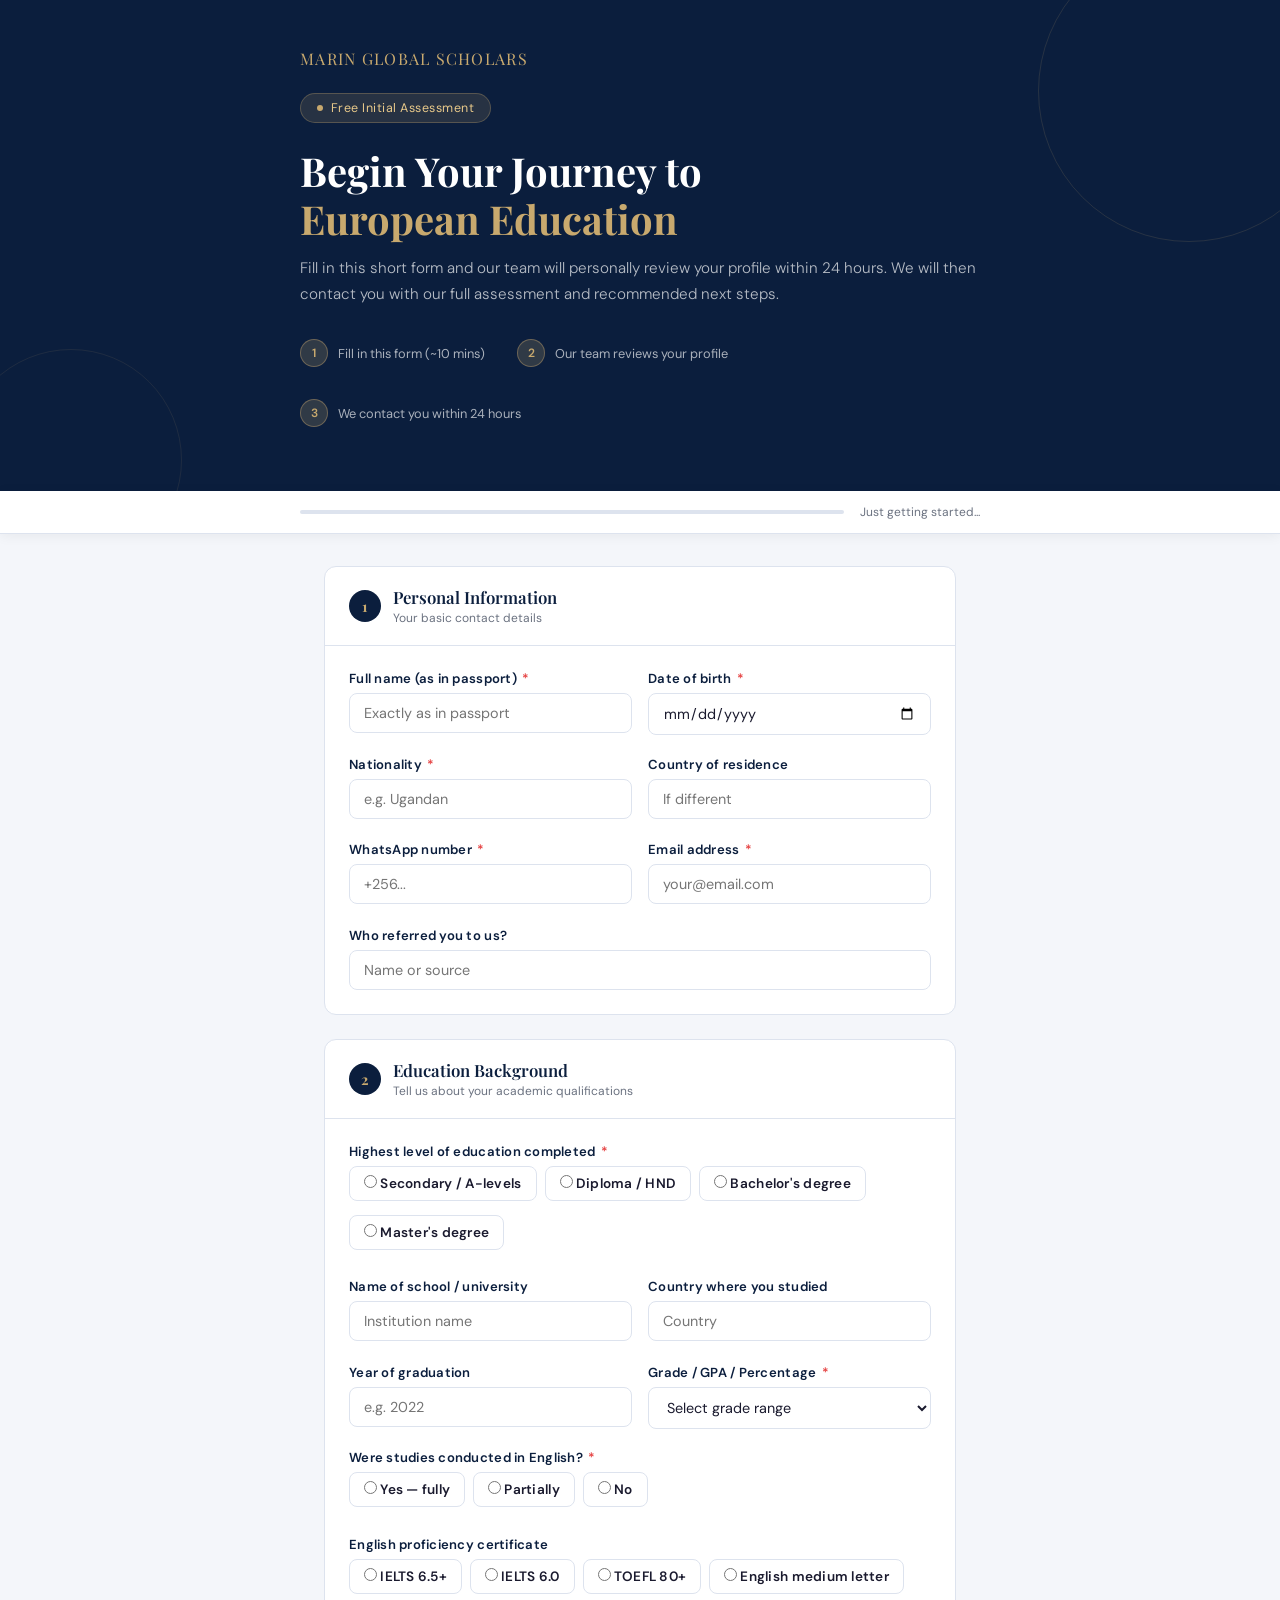
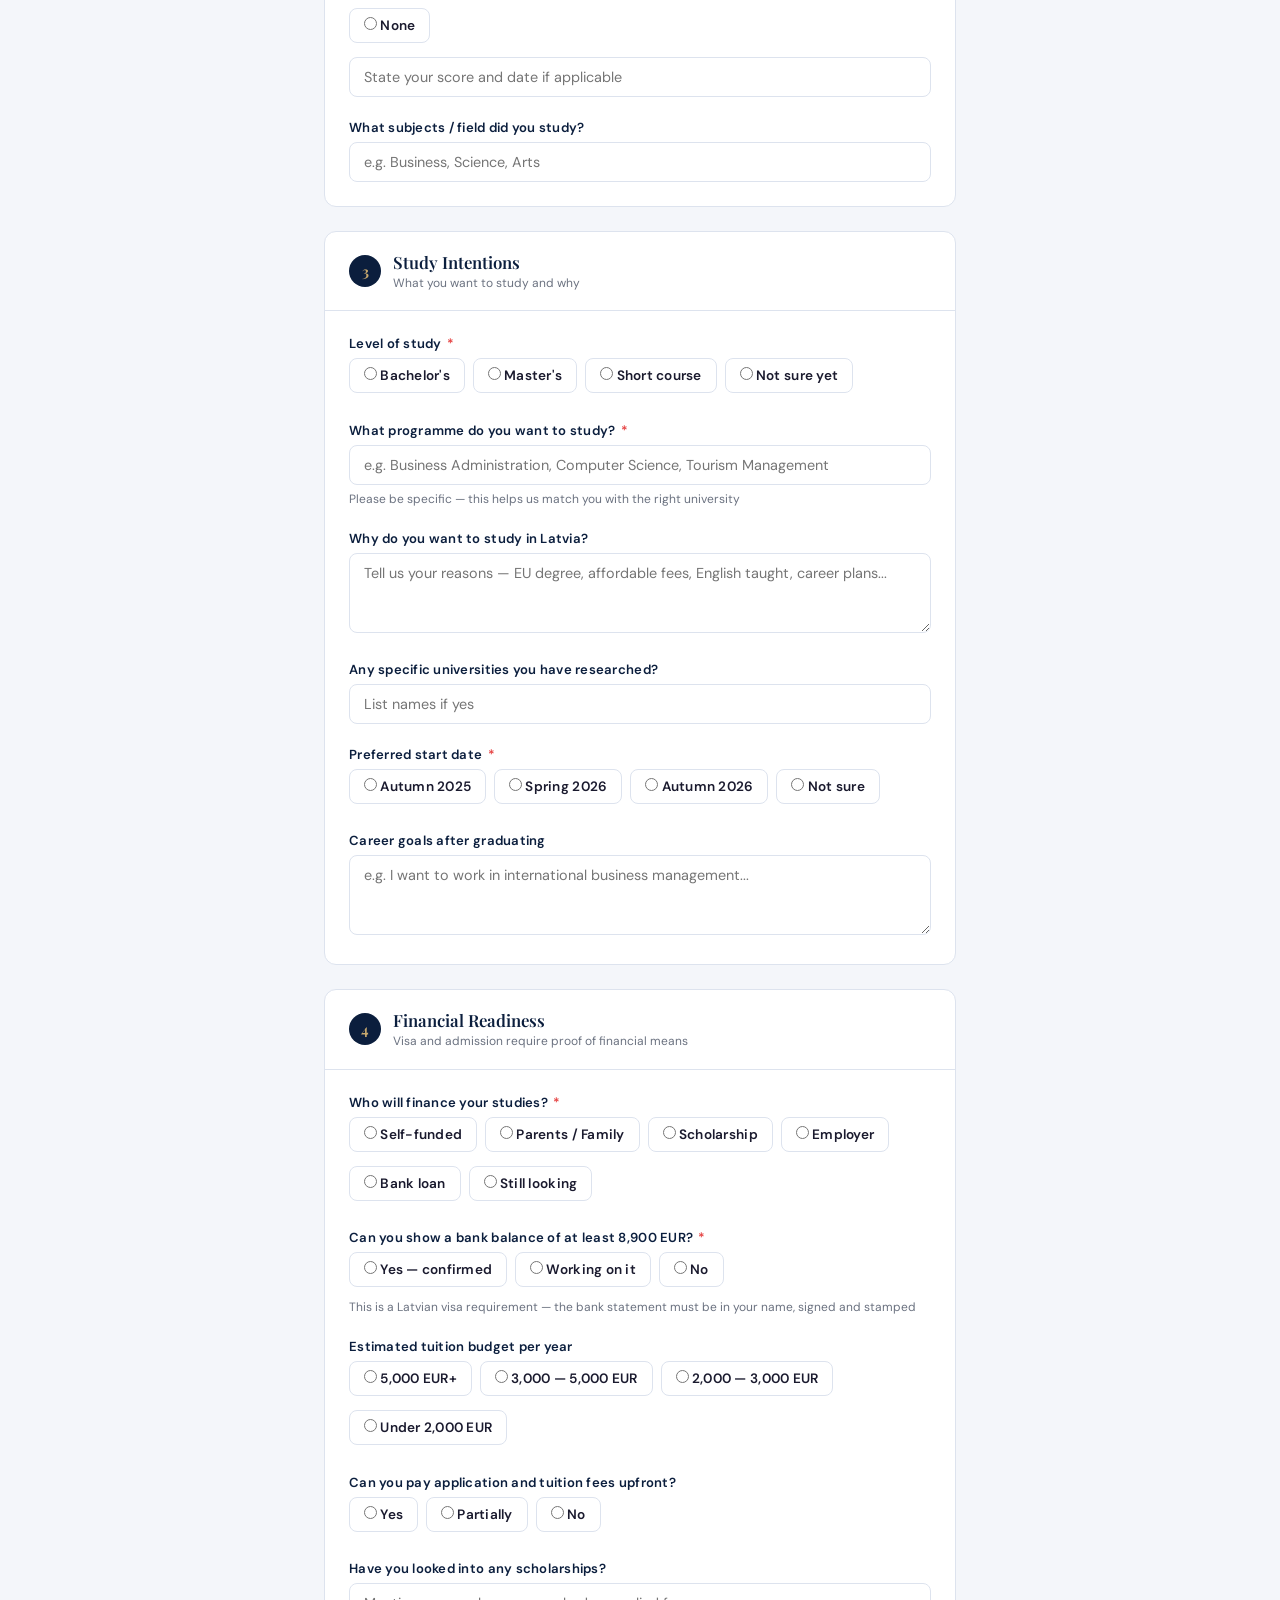
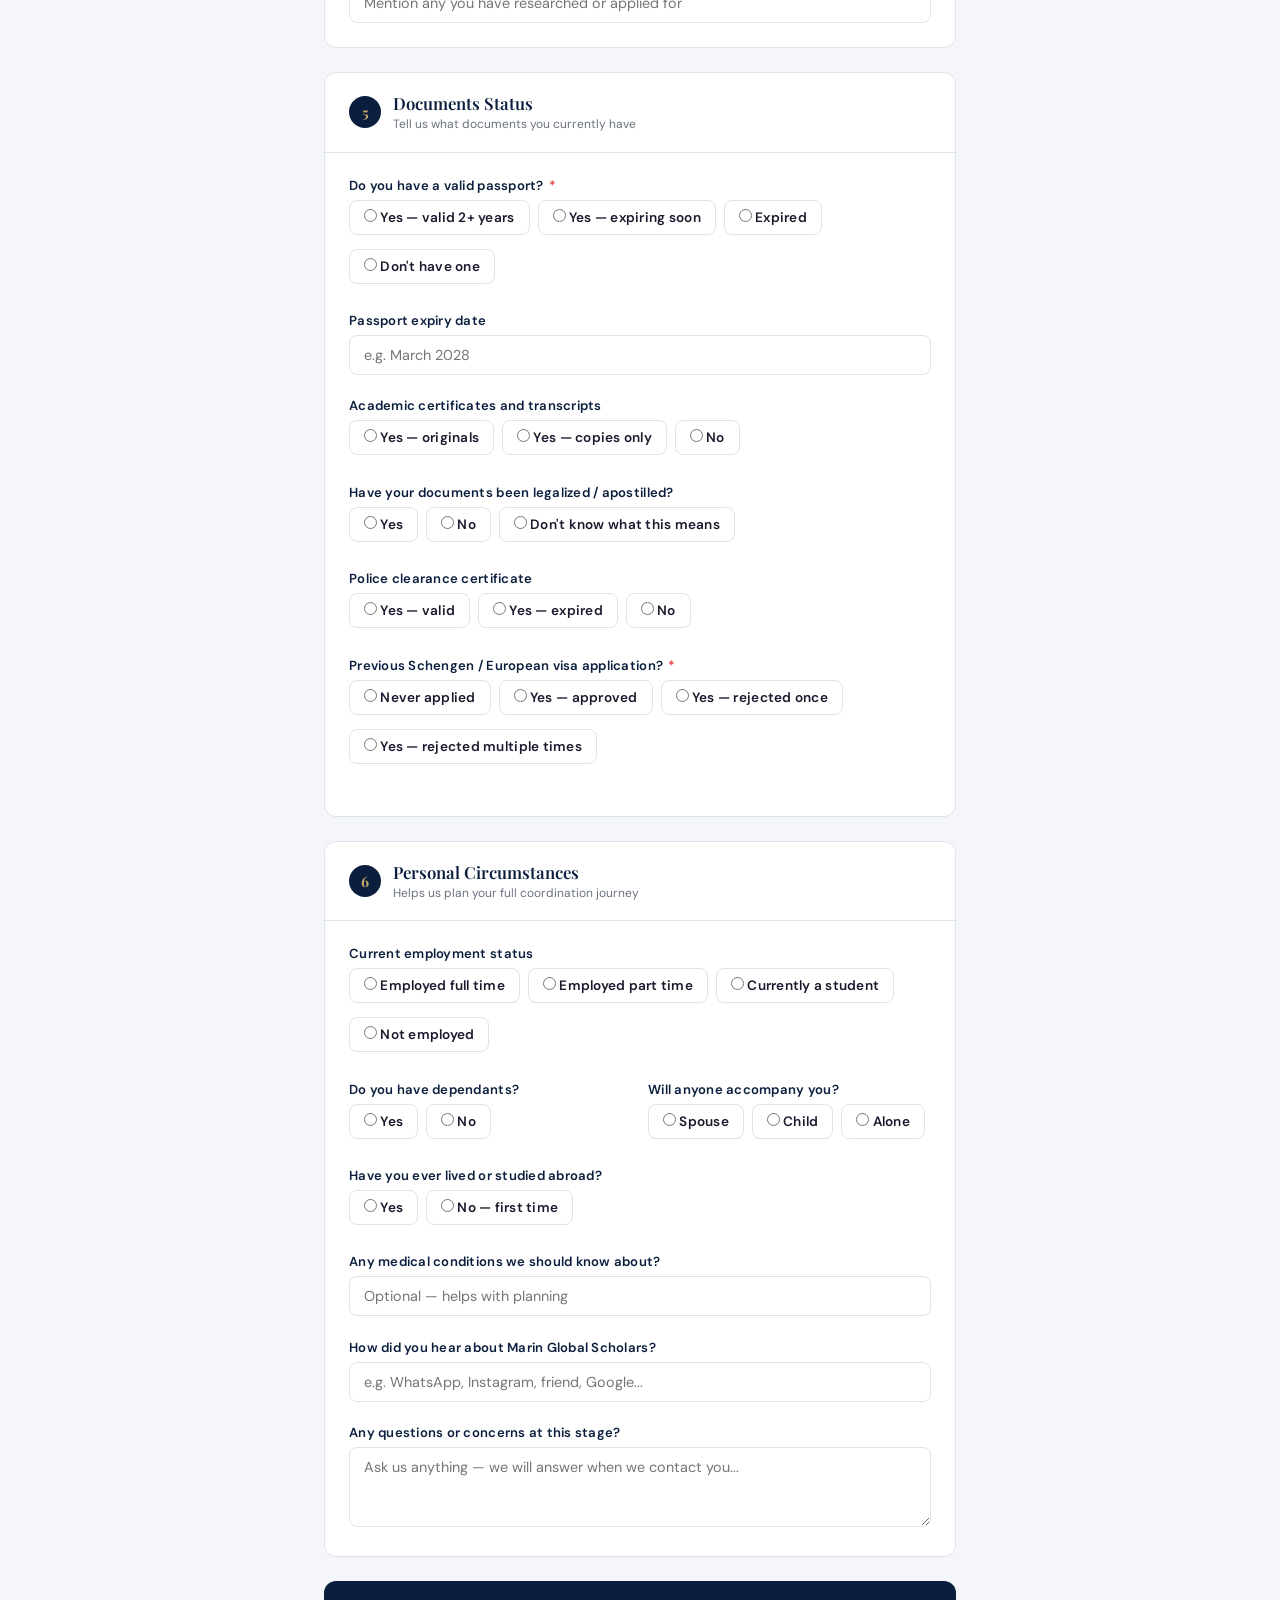
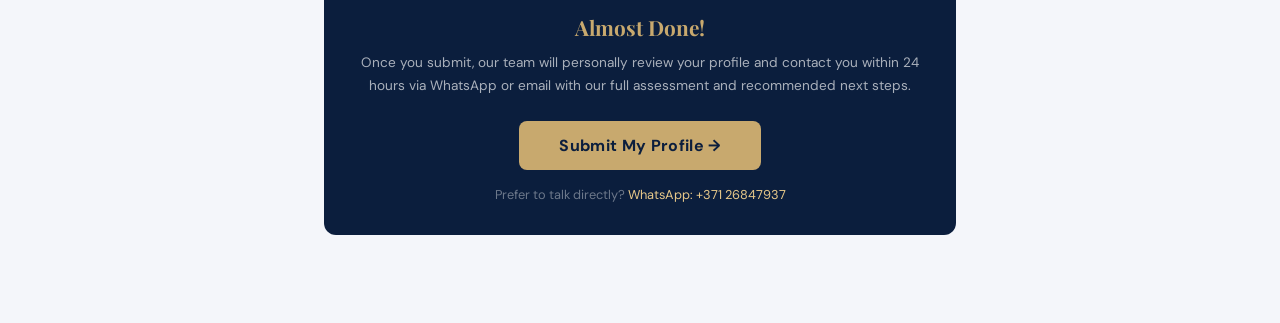
<file: intake.html>
<!DOCTYPE html>
<html lang="en">
<head>
<meta charset="UTF-8"/>
<meta name="viewport" content="width=device-width, initial-scale=1.0"/>
<title>Student Intake Form — Marin Global Scholars</title>
<link href="https://fonts.googleapis.com/css2?family=Playfair+Display:wght@400;600;700&family=DM+Sans:wght@300;400;500;600&display=swap" rel="stylesheet"/>
<style>
*{box-sizing:border-box;margin:0;padding:0;}
:root{--navy:#0B1E3D;--blue:#1A4B8C;--accent:#C8A96E;--accent2:#E8C98A;--light:#F4F6FA;--white:#FFFFFF;--text:#1A1A2E;--muted:#6B7280;--border:#DDE3EE;--success:#1B6B3A;--successbg:#E8F5EE;--radius:12px;}
body{font-family:'DM Sans',sans-serif;background:var(--light);color:var(--text);min-height:100vh;}
.hero{background:var(--navy);color:var(--white);padding:3rem 2rem 4rem;position:relative;overflow:hidden;}
.hero::before{content:'';position:absolute;top:-60px;right:-60px;width:300px;height:300px;border:1px solid rgba(200,169,110,0.15);border-radius:50%;}
.hero::after{content:'';position:absolute;bottom:-80px;left:-40px;width:220px;height:220px;border:1px solid rgba(200,169,110,0.1);border-radius:50%;}
.hero-inner{max-width:680px;margin:0 auto;position:relative;z-index:1;}
.logo{font-family:'Playfair Display',serif;font-size:1rem;color:var(--accent);letter-spacing:0.08em;text-transform:uppercase;margin-bottom:1.5rem;}
.hero h1{font-family:'Playfair Display',serif;font-size:clamp(1.8rem,4vw,2.5rem);font-weight:700;line-height:1.2;margin-bottom:0.8rem;}
.hero h1 em{color:var(--accent);font-style:normal;}
.hero p{color:rgba(255,255,255,0.7);font-size:0.95rem;line-height:1.7;font-weight:300;}
.hero-badge{display:inline-flex;align-items:center;gap:8px;background:rgba(200,169,110,0.15);border:1px solid rgba(200,169,110,0.3);border-radius:20px;padding:6px 16px;font-size:0.78rem;color:var(--accent2);margin-bottom:1.5rem;letter-spacing:0.04em;}
.hero-badge::before{content:'';width:6px;height:6px;background:var(--accent);border-radius:50%;}
.hero-steps{display:flex;gap:2rem;margin-top:2rem;flex-wrap:wrap;}
.hero-step{display:flex;align-items:center;gap:10px;}
.hero-step-num{width:28px;height:28px;border-radius:50%;background:rgba(200,169,110,0.2);border:1px solid rgba(200,169,110,0.4);color:var(--accent);font-size:0.75rem;font-weight:600;display:flex;align-items:center;justify-content:center;flex-shrink:0;}
.hero-step-text{font-size:0.8rem;color:rgba(255,255,255,0.65);}
.progress-wrap{background:var(--white);border-bottom:1px solid var(--border);padding:0.8rem 2rem;position:sticky;top:0;z-index:100;box-shadow:0 2px 12px rgba(0,0,0,0.06);}
.progress-inner{max-width:680px;margin:0 auto;display:flex;align-items:center;gap:1rem;}
.progress-bar{flex:1;height:4px;background:var(--border);border-radius:10px;overflow:hidden;}
.progress-fill{height:100%;background:linear-gradient(90deg,var(--blue),var(--accent));border-radius:10px;transition:width 0.5s ease;width:0%;}
.progress-label{font-size:0.75rem;color:var(--muted);white-space:nowrap;}
.form-wrap{max-width:680px;margin:0 auto;padding:2rem 1.5rem 4rem;}
.section-card{background:var(--white);border-radius:var(--radius);border:1px solid var(--border);margin-bottom:1.5rem;overflow:hidden;transition:box-shadow 0.3s;}
.section-card:hover{box-shadow:0 4px 20px rgba(11,30,61,0.08);}
.section-head{padding:1.2rem 1.5rem;border-bottom:1px solid var(--border);display:flex;align-items:center;gap:12px;}
.section-num{width:32px;height:32px;border-radius:50%;background:var(--navy);color:var(--accent);font-family:'Playfair Display',serif;font-size:0.9rem;font-weight:700;display:flex;align-items:center;justify-content:center;flex-shrink:0;}
.section-title{font-family:'Playfair Display',serif;font-size:1.05rem;font-weight:600;color:var(--navy);}
.section-sub{font-size:0.75rem;color:var(--muted);margin-top:2px;}
.section-body{padding:1.5rem;}
.field{margin-bottom:1.4rem;}
.field:last-child{margin-bottom:0;}
.field label{display:block;font-size:0.82rem;font-weight:600;color:var(--navy);margin-bottom:6px;letter-spacing:0.02em;}
.field label .req{color:#E53E3E;margin-left:2px;}
.field input[type=text],.field input[type=email],.field input[type=tel],.field input[type=date],.field textarea,.field select{width:100%;padding:10px 14px;border:1.5px solid var(--border);border-radius:8px;font-family:'DM Sans',sans-serif;font-size:0.9rem;color:var(--text);background:var(--white);transition:border-color 0.2s,box-shadow 0.2s;outline:none;}
.field input:focus,.field textarea:focus,.field select:focus{border-color:var(--blue);box-shadow:0 0 0 3px rgba(26,75,140,0.08);}
.field textarea{resize:vertical;min-height:80px;}
.field .note{font-size:0.75rem;color:var(--muted);margin-top:5px;line-height:1.5;}
.options{display:flex;flex-wrap:wrap;gap:8px;margin-top:4px;}
.option-btn{display:flex;align-items:center;gap:8px;padding:8px 14px;border:1.5px solid var(--border);border-radius:8px;cursor:pointer;transition:all 0.2s;background:var(--white);}
.option-btn:hover{border-color:var(--blue);background:#F0F4FB;}
.option-btn input{accent-color:var(--blue);}
.option-btn span{font-size:0.85rem;color:var(--text);}
.option-btn.selected{border-color:var(--blue);background:#EEF3FB;}
.two-col{display:grid;grid-template-columns:1fr 1fr;gap:1rem;}
@media(max-width:540px){.two-col{grid-template-columns:1fr;}.options{flex-direction:column;}}
.submit-section{background:var(--navy);border-radius:var(--radius);padding:2rem;margin-bottom:1.5rem;color:var(--white);text-align:center;}
.submit-section h3{font-family:'Playfair Display',serif;font-size:1.3rem;color:var(--accent);margin-bottom:0.6rem;}
.submit-section p{font-size:0.85rem;color:rgba(255,255,255,0.65);line-height:1.7;margin-bottom:1.5rem;}
.submit-section .contact-line{font-size:0.8rem;color:rgba(255,255,255,0.4);margin-top:1rem;}
.submit-section .contact-line a{color:var(--accent2);text-decoration:none;}
.btn-submit{padding:14px 40px;background:var(--accent);color:var(--navy);border:none;border-radius:8px;font-family:'DM Sans',sans-serif;font-size:1rem;font-weight:700;cursor:pointer;transition:all 0.2s;letter-spacing:0.02em;}
.btn-submit:hover{background:var(--accent2);}
.btn-submit:disabled{opacity:0.6;cursor:not-allowed;}
.success-screen{display:none;text-align:center;padding:3rem 1.5rem;}
.success-screen.show{display:block;}
.success-circle{width:80px;height:80px;border-radius:50%;background:var(--successbg);border:2px solid #A7F3D0;display:flex;align-items:center;justify-content:center;margin:0 auto 1.5rem;font-size:2rem;}
.success-screen h2{font-family:'Playfair Display',serif;font-size:1.8rem;color:var(--navy);margin-bottom:0.8rem;}
.success-screen p{color:var(--muted);font-size:0.95rem;line-height:1.8;max-width:420px;margin:0 auto;}
.success-screen .ref{display:inline-block;margin-top:1.5rem;background:var(--light);border:1px solid var(--border);border-radius:8px;padding:12px 24px;font-size:0.85rem;color:var(--navy);}
.success-screen .ref strong{color:var(--blue);}
.whatsapp-btn{display:inline-flex;align-items:center;gap:8px;margin-top:1.2rem;background:#25D366;color:#fff;padding:10px 20px;border-radius:8px;font-size:0.85rem;font-weight:600;text-decoration:none;}
</style>
</head>
<body>

<div class="hero">
  <div class="hero-inner">
    <div class="logo">Marin Global Scholars</div>
    <div class="hero-badge">Free Initial Assessment</div>
    <h1>Begin Your Journey to<br/><em>European Education</em></h1>
    <p>Fill in this short form and our team will personally review your profile within 24 hours. We will then contact you with our full assessment and recommended next steps.</p>
    <div class="hero-steps">
      <div class="hero-step"><div class="hero-step-num">1</div><div class="hero-step-text">Fill in this form (~10 mins)</div></div>
      <div class="hero-step"><div class="hero-step-num">2</div><div class="hero-step-text">Our team reviews your profile</div></div>
      <div class="hero-step"><div class="hero-step-num">3</div><div class="hero-step-text">We contact you within 24 hours</div></div>
    </div>
  </div>
</div>

<div class="progress-wrap">
  <div class="progress-inner">
    <div class="progress-bar"><div class="progress-fill" id="progressFill"></div></div>
    <div class="progress-label" id="progressLabel">Just getting started...</div>
  </div>
</div>

<div class="form-wrap">
  <div id="formContainer">
    <form id="intakeForm" novalidate>

      <!-- S1 -->
      <div class="section-card">
        <div class="section-head"><div class="section-num">1</div><div><div class="section-title">Personal Information</div><div class="section-sub">Your basic contact details</div></div></div>
        <div class="section-body">
          <div class="two-col">
            <div class="field"><label>Full name (as in passport) <span class="req">*</span></label><input type="text" name="fullname" required placeholder="Exactly as in passport"/></div>
            <div class="field"><label>Date of birth <span class="req">*</span></label><input type="date" name="dob" required/></div>
          </div>
          <div class="two-col">
            <div class="field"><label>Nationality <span class="req">*</span></label><input type="text" name="nationality" required placeholder="e.g. Ugandan"/></div>
            <div class="field"><label>Country of residence</label><input type="text" name="residence" placeholder="If different"/></div>
          </div>
          <div class="two-col">
            <div class="field"><label>WhatsApp number <span class="req">*</span></label><input type="tel" name="phone" required placeholder="+256..."/></div>
            <div class="field"><label>Email address <span class="req">*</span></label><input type="email" name="email" required placeholder="your@email.com"/></div>
          </div>
          <div class="field"><label>Who referred you to us?</label><input type="text" name="referral" placeholder="Name or source"/></div>
        </div>
      </div>

      <!-- S2 -->
      <div class="section-card">
        <div class="section-head"><div class="section-num">2</div><div><div class="section-title">Education Background</div><div class="section-sub">Tell us about your academic qualifications</div></div></div>
        <div class="section-body">
          <div class="field">
            <label>Highest level of education completed <span class="req">*</span></label>
            <div class="options">
              <label class="option-btn"><input type="radio" name="edu_level" value="Secondary / A-levels" onchange="up()"/> <span>Secondary / A-levels</span></label>
              <label class="option-btn"><input type="radio" name="edu_level" value="Diploma / HND" onchange="up()"/> <span>Diploma / HND</span></label>
              <label class="option-btn"><input type="radio" name="edu_level" value="Bachelor's degree" onchange="up()"/> <span>Bachelor's degree</span></label>
              <label class="option-btn"><input type="radio" name="edu_level" value="Master's degree" onchange="up()"/> <span>Master's degree</span></label>
            </div>
          </div>
          <div class="two-col">
            <div class="field"><label>Name of school / university</label><input type="text" name="school" placeholder="Institution name"/></div>
            <div class="field"><label>Country where you studied</label><input type="text" name="study_country" placeholder="Country"/></div>
          </div>
          <div class="two-col">
            <div class="field"><label>Year of graduation</label><input type="text" name="grad_year" placeholder="e.g. 2022"/></div>
            <div class="field">
              <label>Grade / GPA / Percentage <span class="req">*</span></label>
              <select name="grade" onchange="up()">
                <option value="">Select grade range</option>
                <option value="A grade / 70%+ / GPA 3.5+">A grade / 70%+ / GPA 3.5+</option>
                <option value="B grade / 60-69% / GPA 3.0">B grade / 60-69% / GPA 3.0</option>
                <option value="C grade / 50-59% / GPA 2.5">C grade / 50-59% / GPA 2.5</option>
                <option value="Below 50% / Pass only">Below 50% / Pass only</option>
              </select>
            </div>
          </div>
          <div class="field">
            <label>Were studies conducted in English? <span class="req">*</span></label>
            <div class="options">
              <label class="option-btn"><input type="radio" name="eng_medium" value="Yes — fully in English" onchange="up()"/> <span>Yes — fully</span></label>
              <label class="option-btn"><input type="radio" name="eng_medium" value="Partially in English" onchange="up()"/> <span>Partially</span></label>
              <label class="option-btn"><input type="radio" name="eng_medium" value="No" onchange="up()"/> <span>No</span></label>
            </div>
          </div>
          <div class="field">
            <label>English proficiency certificate</label>
            <div class="options">
              <label class="option-btn"><input type="radio" name="english_cert" value="IELTS 6.5+" onchange="up()"/> <span>IELTS 6.5+</span></label>
              <label class="option-btn"><input type="radio" name="english_cert" value="IELTS 6.0" onchange="up()"/> <span>IELTS 6.0</span></label>
              <label class="option-btn"><input type="radio" name="english_cert" value="TOEFL 80+" onchange="up()"/> <span>TOEFL 80+</span></label>
              <label class="option-btn"><input type="radio" name="english_cert" value="English medium letter" onchange="up()"/> <span>English medium letter</span></label>
              <label class="option-btn"><input type="radio" name="english_cert" value="None" onchange="up()"/> <span>None</span></label>
            </div>
            <input type="text" name="ielts_score" placeholder="State your score and date if applicable" style="margin-top:8px;"/>
          </div>
          <div class="field"><label>What subjects / field did you study?</label><input type="text" name="field_studied" placeholder="e.g. Business, Science, Arts"/></div>
        </div>
      </div>

      <!-- S3 -->
      <div class="section-card">
        <div class="section-head"><div class="section-num">3</div><div><div class="section-title">Study Intentions</div><div class="section-sub">What you want to study and why</div></div></div>
        <div class="section-body">
          <div class="field">
            <label>Level of study <span class="req">*</span></label>
            <div class="options">
              <label class="option-btn"><input type="radio" name="study_level" value="Bachelor's" onchange="up()"/> <span>Bachelor's</span></label>
              <label class="option-btn"><input type="radio" name="study_level" value="Master's" onchange="up()"/> <span>Master's</span></label>
              <label class="option-btn"><input type="radio" name="study_level" value="Short course / Certificate" onchange="up()"/> <span>Short course</span></label>
              <label class="option-btn"><input type="radio" name="study_level" value="Not sure yet" onchange="up()"/> <span>Not sure yet</span></label>
            </div>
          </div>
          <div class="field">
            <label>What programme do you want to study? <span class="req">*</span></label>
            <input type="text" name="programme" placeholder="e.g. Business Administration, Computer Science, Tourism Management" oninput="up()"/>
            <div class="note">Please be specific — this helps us match you with the right university</div>
          </div>
          <div class="field"><label>Why do you want to study in Latvia?</label><textarea name="why_latvia" rows="3" placeholder="Tell us your reasons — EU degree, affordable fees, English taught, career plans..."></textarea></div>
          <div class="field"><label>Any specific universities you have researched?</label><input type="text" name="universities_researched" placeholder="List names if yes"/></div>
          <div class="field">
            <label>Preferred start date <span class="req">*</span></label>
            <div class="options">
              <label class="option-btn"><input type="radio" name="start_date" value="Autumn 2025" onchange="up()"/> <span>Autumn 2025</span></label>
              <label class="option-btn"><input type="radio" name="start_date" value="Spring 2026" onchange="up()"/> <span>Spring 2026</span></label>
              <label class="option-btn"><input type="radio" name="start_date" value="Autumn 2026" onchange="up()"/> <span>Autumn 2026</span></label>
              <label class="option-btn"><input type="radio" name="start_date" value="Not sure" onchange="up()"/> <span>Not sure</span></label>
            </div>
          </div>
          <div class="field"><label>Career goals after graduating</label><textarea name="career_goals" rows="2" placeholder="e.g. I want to work in international business management..."></textarea></div>
        </div>
      </div>

      <!-- S4 -->
      <div class="section-card">
        <div class="section-head"><div class="section-num">4</div><div><div class="section-title">Financial Readiness</div><div class="section-sub">Visa and admission require proof of financial means</div></div></div>
        <div class="section-body">
          <div class="field">
            <label>Who will finance your studies? <span class="req">*</span></label>
            <div class="options">
              <label class="option-btn"><input type="radio" name="finance_source" value="Self-funded" onchange="up()"/> <span>Self-funded</span></label>
              <label class="option-btn"><input type="radio" name="finance_source" value="Parents / Family" onchange="up()"/> <span>Parents / Family</span></label>
              <label class="option-btn"><input type="radio" name="finance_source" value="Scholarship" onchange="up()"/> <span>Scholarship</span></label>
              <label class="option-btn"><input type="radio" name="finance_source" value="Employer" onchange="up()"/> <span>Employer</span></label>
              <label class="option-btn"><input type="radio" name="finance_source" value="Bank loan" onchange="up()"/> <span>Bank loan</span></label>
              <label class="option-btn"><input type="radio" name="finance_source" value="Still looking for sponsor" onchange="up()"/> <span>Still looking</span></label>
            </div>
          </div>
          <div class="field">
            <label>Can you show a bank balance of at least 8,900 EUR? <span class="req">*</span></label>
            <div class="options">
              <label class="option-btn"><input type="radio" name="bank_balance" value="Yes — confirmed" onchange="up()"/> <span>Yes — confirmed</span></label>
              <label class="option-btn"><input type="radio" name="bank_balance" value="Working on it" onchange="up()"/> <span>Working on it</span></label>
              <label class="option-btn"><input type="radio" name="bank_balance" value="No" onchange="up()"/> <span>No</span></label>
            </div>
            <div class="note">This is a Latvian visa requirement — the bank statement must be in your name, signed and stamped</div>
          </div>
          <div class="field">
            <label>Estimated tuition budget per year</label>
            <div class="options">
              <label class="option-btn"><input type="radio" name="tuition_budget" value="5,000 EUR+"/> <span>5,000 EUR+</span></label>
              <label class="option-btn"><input type="radio" name="tuition_budget" value="3,000–5,000 EUR"/> <span>3,000 — 5,000 EUR</span></label>
              <label class="option-btn"><input type="radio" name="tuition_budget" value="2,000–3,000 EUR"/> <span>2,000 — 3,000 EUR</span></label>
              <label class="option-btn"><input type="radio" name="tuition_budget" value="Under 2,000 EUR"/> <span>Under 2,000 EUR</span></label>
            </div>
          </div>
          <div class="field">
            <label>Can you pay application and tuition fees upfront?</label>
            <div class="options">
              <label class="option-btn"><input type="radio" name="upfront" value="Yes"/> <span>Yes</span></label>
              <label class="option-btn"><input type="radio" name="upfront" value="Partially"/> <span>Partially</span></label>
              <label class="option-btn"><input type="radio" name="upfront" value="No"/> <span>No</span></label>
            </div>
          </div>
          <div class="field"><label>Have you looked into any scholarships?</label><input type="text" name="scholarships" placeholder="Mention any you have researched or applied for"/></div>
        </div>
      </div>

      <!-- S5 -->
      <div class="section-card">
        <div class="section-head"><div class="section-num">5</div><div><div class="section-title">Documents Status</div><div class="section-sub">Tell us what documents you currently have</div></div></div>
        <div class="section-body">
          <div class="field">
            <label>Do you have a valid passport? <span class="req">*</span></label>
            <div class="options">
              <label class="option-btn"><input type="radio" name="passport" value="Yes — valid 2+ years" onchange="up()"/> <span>Yes — valid 2+ years</span></label>
              <label class="option-btn"><input type="radio" name="passport" value="Yes — expiring soon" onchange="up()"/> <span>Yes — expiring soon</span></label>
              <label class="option-btn"><input type="radio" name="passport" value="Expired" onchange="up()"/> <span>Expired</span></label>
              <label class="option-btn"><input type="radio" name="passport" value="No passport" onchange="up()"/> <span>Don't have one</span></label>
            </div>
          </div>
          <div class="field"><label>Passport expiry date</label><input type="text" name="passport_expiry" placeholder="e.g. March 2028"/></div>
          <div class="field">
            <label>Academic certificates and transcripts</label>
            <div class="options">
              <label class="option-btn"><input type="radio" name="certificates" value="Yes — originals"/> <span>Yes — originals</span></label>
              <label class="option-btn"><input type="radio" name="certificates" value="Yes — copies only"/> <span>Yes — copies only</span></label>
              <label class="option-btn"><input type="radio" name="certificates" value="No"/> <span>No</span></label>
            </div>
          </div>
          <div class="field">
            <label>Have your documents been legalized / apostilled?</label>
            <div class="options">
              <label class="option-btn"><input type="radio" name="apostille" value="Yes"/> <span>Yes</span></label>
              <label class="option-btn"><input type="radio" name="apostille" value="No"/> <span>No</span></label>
              <label class="option-btn"><input type="radio" name="apostille" value="Don't know"/> <span>Don't know what this means</span></label>
            </div>
          </div>
          <div class="field">
            <label>Police clearance certificate</label>
            <div class="options">
              <label class="option-btn"><input type="radio" name="police_cert" value="Yes — valid"/> <span>Yes — valid</span></label>
              <label class="option-btn"><input type="radio" name="police_cert" value="Yes — expired"/> <span>Yes — expired</span></label>
              <label class="option-btn"><input type="radio" name="police_cert" value="No"/> <span>No</span></label>
            </div>
          </div>
          <div class="field">
            <label>Previous Schengen / European visa application? <span class="req">*</span></label>
            <div class="options">
              <label class="option-btn"><input type="radio" name="visa_history" value="Never applied" onchange="toggleVisa(this)"/> <span>Never applied</span></label>
              <label class="option-btn"><input type="radio" name="visa_history" value="Yes — approved" onchange="toggleVisa(this)"/> <span>Yes — approved</span></label>
              <label class="option-btn"><input type="radio" name="visa_history" value="Yes — rejected once" onchange="toggleVisa(this)"/> <span>Yes — rejected once</span></label>
              <label class="option-btn"><input type="radio" name="visa_history" value="Yes — rejected multiple times" onchange="toggleVisa(this)"/> <span>Yes — rejected multiple times</span></label>
            </div>
          </div>
          <div class="field" id="visa_reason_field" style="display:none;">
            <label>Please explain the reason for visa rejection</label>
            <textarea name="visa_rejection_reason" rows="2" placeholder="Explain what happened and the reason given..."></textarea>
          </div>
        </div>
      </div>

      <!-- S6 -->
      <div class="section-card">
        <div class="section-head"><div class="section-num">6</div><div><div class="section-title">Personal Circumstances</div><div class="section-sub">Helps us plan your full coordination journey</div></div></div>
        <div class="section-body">
          <div class="field">
            <label>Current employment status</label>
            <div class="options">
              <label class="option-btn"><input type="radio" name="employment" value="Employed full time"/> <span>Employed full time</span></label>
              <label class="option-btn"><input type="radio" name="employment" value="Employed part time"/> <span>Employed part time</span></label>
              <label class="option-btn"><input type="radio" name="employment" value="Currently a student"/> <span>Currently a student</span></label>
              <label class="option-btn"><input type="radio" name="employment" value="Not employed"/> <span>Not employed</span></label>
            </div>
          </div>
          <div class="two-col">
            <div class="field">
              <label>Do you have dependants?</label>
              <div class="options">
                <label class="option-btn"><input type="radio" name="dependants" value="Yes"/> <span>Yes</span></label>
                <label class="option-btn"><input type="radio" name="dependants" value="No"/> <span>No</span></label>
              </div>
            </div>
            <div class="field">
              <label>Will anyone accompany you?</label>
              <div class="options">
                <label class="option-btn"><input type="radio" name="accompanying" value="Spouse"/> <span>Spouse</span></label>
                <label class="option-btn"><input type="radio" name="accompanying" value="Child"/> <span>Child</span></label>
                <label class="option-btn"><input type="radio" name="accompanying" value="Traveling alone"/> <span>Alone</span></label>
              </div>
            </div>
          </div>
          <div class="field">
            <label>Have you ever lived or studied abroad?</label>
            <div class="options">
              <label class="option-btn"><input type="radio" name="lived_abroad" value="Yes"/> <span>Yes</span></label>
              <label class="option-btn"><input type="radio" name="lived_abroad" value="No — first time"/> <span>No — first time</span></label>
            </div>
          </div>
          <div class="field"><label>Any medical conditions we should know about?</label><input type="text" name="medical" placeholder="Optional — helps with planning"/></div>
          <div class="field"><label>How did you hear about Marin Global Scholars?</label><input type="text" name="how_found" placeholder="e.g. WhatsApp, Instagram, friend, Google..."/></div>
          <div class="field"><label>Any questions or concerns at this stage?</label><textarea name="questions" rows="3" placeholder="Ask us anything — we will answer when we contact you..."></textarea></div>
        </div>
      </div>

      <!-- HIDDEN SCORING FIELDS — sent in email, never shown to student -->
      <input type="hidden" name="Reference Number" id="sc_ref" value=""/>
      <input type="hidden" name="--- CONSULTANT SCORE REPORT ---" value="============================="/>
      <input type="hidden" name="Score: English Proficiency" id="sc_eng" value="0 / 4"/>
      <input type="hidden" name="Score: Financial Readiness" id="sc_fin" value="0 / 4"/>
      <input type="hidden" name="Score: Academic Qualifications" id="sc_acad" value="0 / 4"/>
      <input type="hidden" name="Score: Visa History" id="sc_visa" value="0 / 3"/>
      <input type="hidden" name="Score: Clarity of Purpose" id="sc_pur" value="0 / 3"/>
      <input type="hidden" name="Score: Documents Readiness" id="sc_docs" value="0 / 2"/>
      <input type="hidden" name="TOTAL SCORE" id="sc_total" value="0 / 20"/>
      <input type="hidden" name="CONSULTANT VERDICT" id="sc_verdict" value="Pending"/>
      <input type="hidden" name="--- END OF SCORE REPORT ---" value="============================="/>
      <input type="hidden" name="_subject" id="email_subject" value="New Student Intake — Marin Global Scholars"/>
      <input type="hidden" name="_replyto" id="reply_to" value=""/>

      <!-- SUBMIT -->
      <div class="submit-section">
        <h3>Almost Done!</h3>
        <p>Once you submit, our team will personally review your profile and contact you within 24 hours via WhatsApp or email with our full assessment and recommended next steps.</p>
        <button type="submit" class="btn-submit" id="submitBtn">Submit My Profile →</button>
        <div class="contact-line">Prefer to talk directly? <a href="https://wa.me/37126847937">WhatsApp: +371 26847937</a></div>
      </div>

    </form>
  </div>

  <!-- SUCCESS SCREEN — student sees this, no score shown -->
  <div class="success-screen" id="successScreen">
    <div class="success-circle">✓</div>
    <h2>Thank You!</h2>
    <p>Your profile has been submitted successfully.<br/><br/>
    Our team at <strong>Marin Global Scholars</strong> will carefully review your information and contact you <strong>within 24 hours</strong> via WhatsApp or email with our full assessment and recommended next steps.</p>
    <div class="ref">Reference number: <strong id="refNumber"></strong></div><br/>
    <a class="whatsapp-btn" href="https://wa.me/37126847937">
      <svg width="18" height="18" viewBox="0 0 24 24" fill="currentColor"><path d="M17.472 14.382c-.297-.149-1.758-.867-2.03-.967-.273-.099-.471-.148-.67.15-.197.297-.767.966-.94 1.164-.173.199-.347.223-.644.075-.297-.15-1.255-.463-2.39-1.475-.883-.788-1.48-1.761-1.653-2.059-.173-.297-.018-.458.13-.606.134-.133.298-.347.446-.52.149-.174.198-.298.298-.497.099-.198.05-.371-.025-.52-.075-.149-.669-1.612-.916-2.207-.242-.579-.487-.5-.669-.51-.173-.008-.371-.01-.57-.01-.198 0-.52.074-.792.372-.272.297-1.04 1.016-1.04 2.479 0 1.462 1.065 2.875 1.213 3.074.149.198 2.096 3.2 5.077 4.487.709.306 1.262.489 1.694.625.712.227 1.36.195 1.871.118.571-.085 1.758-.719 2.006-1.413.248-.694.248-1.289.173-1.413-.074-.124-.272-.198-.57-.347m-5.421 7.403h-.004a9.87 9.87 0 01-5.031-1.378l-.361-.214-3.741.982.998-3.648-.235-.374a9.86 9.86 0 01-1.51-5.26c.001-5.45 4.436-9.884 9.888-9.884 2.64 0 5.122 1.03 6.988 2.898a9.825 9.825 0 012.893 6.994c-.003 5.45-4.437 9.884-9.885 9.884m8.413-18.297A11.815 11.815 0 0012.05 0C5.495 0 .16 5.335.157 11.892c0 2.096.547 4.142 1.588 5.945L.057 24l6.305-1.654a11.882 11.882 0 005.683 1.448h.005c6.554 0 11.89-5.335 11.893-11.893a11.821 11.821 0 00-3.48-8.413z"/></svg>
      Chat with us on WhatsApp
    </a>
  </div>
</div>

<script>
function g(name){const el=document.querySelector(`input[name="${name}"]:checked`);return el?el.value:'';}
function gs(name){const el=document.querySelector(`select[name="${name}"]`);return el?el.value:'';}
function gt(name){const el=document.querySelector(`[name="${name}"]`);return el?el.value.trim():'';}

function calcScore(){
  // English (4pts)
  const cert=g('english_cert');
  let se=0;
  if(cert==='IELTS 6.5+') se=4;
  else if(cert==='IELTS 6.0'||cert==='TOEFL 80+') se=3;
  else if(cert==='English medium letter') se=2;
  else if(g('eng_medium')==='Yes — fully in English') se=1;

  // Academic (4pts)
  const grade=gs('grade');
  let sa=0;
  if(grade.startsWith('A')) sa=4;
  else if(grade.startsWith('B')) sa=3;
  else if(grade.startsWith('C')) sa=2;
  else if(grade.startsWith('Below')) sa=1;

  // Finance (4pts)
  const bal=g('bank_balance');
  let sf=0;
  if(bal==='Yes — confirmed') sf=4;
  else if(bal==='Working on it') sf=2;

  // Visa (3pts)
  const visa=g('visa_history');
  let sv=0;
  if(visa==='Never applied'||visa==='Yes — approved') sv=3;
  else if(visa==='Yes — rejected once') sv=1;

  // Purpose (3pts)
  let sp=0;
  if(gt('why_latvia').length>30) sp+=1.5; else if(gt('why_latvia').length>10) sp+=0.5;
  if(gt('programme').length>5) sp+=1;
  if(gt('career_goals').length>10) sp+=0.5;
  sp=Math.min(3,Math.round(sp));

  // Docs (2pts)
  const certs=g('certificates');
  let sd=0;
  if(certs==='Yes — originals') sd=2;
  else if(certs==='Yes — copies only') sd=1;

  const total=se+sa+sf+sv+sp+sd;

  let verdict='';
  if(total>=18) verdict='✅ PROCEED IMMEDIATELY — Strong candidate';
  else if(total>=14) verdict='⚠️ PROCEED WITH CONDITIONS — Fix gaps first';
  else if(total>=10) verdict='🔄 NOT READY YET — Give 3-6 month action plan';
  else verdict='❌ DECLINE — Not eligible at this time';

  document.getElementById('sc_eng').value=se+' / 4';
  document.getElementById('sc_fin').value=sf+' / 4';
  document.getElementById('sc_acad').value=sa+' / 4';
  document.getElementById('sc_visa').value=sv+' / 3';
  document.getElementById('sc_pur').value=sp+' / 3';
  document.getElementById('sc_docs').value=sd+' / 2';
  document.getElementById('sc_total').value=total+' / 20';
  document.getElementById('sc_verdict').value=verdict;

  const name=gt('fullname')||'Unknown';
  document.getElementById('email_subject').value='🎓 New Student Intake — '+name+' | Score: '+total+'/20 | '+verdict.replace(/[✅⚠️🔄❌]/g,'').trim();
  document.getElementById('reply_to').value=gt('email');
}

function up(){
  calcScore();
  document.querySelectorAll('.option-btn').forEach(b=>{b.classList.toggle('selected',b.querySelector('input')?.checked||false);});
  const keys=['edu_level','eng_medium','english_cert','study_level','finance_source','bank_balance','passport','visa_history'];
  let filled=0;
  keys.forEach(k=>{if(document.querySelector(`[name="${k}"]:checked`)) filled++;});
  if(gt('programme').length>3) filled++;
  const pct=Math.round(filled/(keys.length+1)*100);
  document.getElementById('progressFill').style.width=pct+'%';
  const labels=['Just getting started...','Keep going — you are doing great!','Halfway there!','Almost done!','Ready to submit!'];
  document.getElementById('progressLabel').textContent=labels[Math.min(4,Math.floor(pct/25))];
}

function toggleVisa(el){
  up();
  document.getElementById('visa_reason_field').style.display=el.value.includes('rejected')?'block':'none';
}

document.getElementById('intakeForm').addEventListener('submit',async function(e){
  e.preventDefault();
  calcScore();
  // Generate ref BEFORE submitting so it appears in both the email and the thank you screen
  const ref='MGS-'+Date.now().toString(36).toUpperCase();
  document.getElementById('sc_ref').value=ref;
  const btn=document.getElementById('submitBtn');
  btn.textContent='Submitting...';
  btn.disabled=true;
  const fd=new FormData(this);
  try{
    const res=await fetch('https://formspree.io/f/meeprqnk',{method:'POST',body:fd,headers:{'Accept':'application/json'}});
    if(res.ok){
      document.getElementById('formContainer').style.display='none';
      document.getElementById('refNumber').textContent=ref;
      document.getElementById('successScreen').classList.add('show');
      window.scrollTo({top:0,behavior:'smooth'});
    } else {
      btn.textContent='Something went wrong — please try again';
      btn.disabled=false;
    }
  } catch {
    btn.textContent='Connection error — please try again';
    btn.disabled=false;
  }
});

up();
</script>
</body>
</html>
</file>
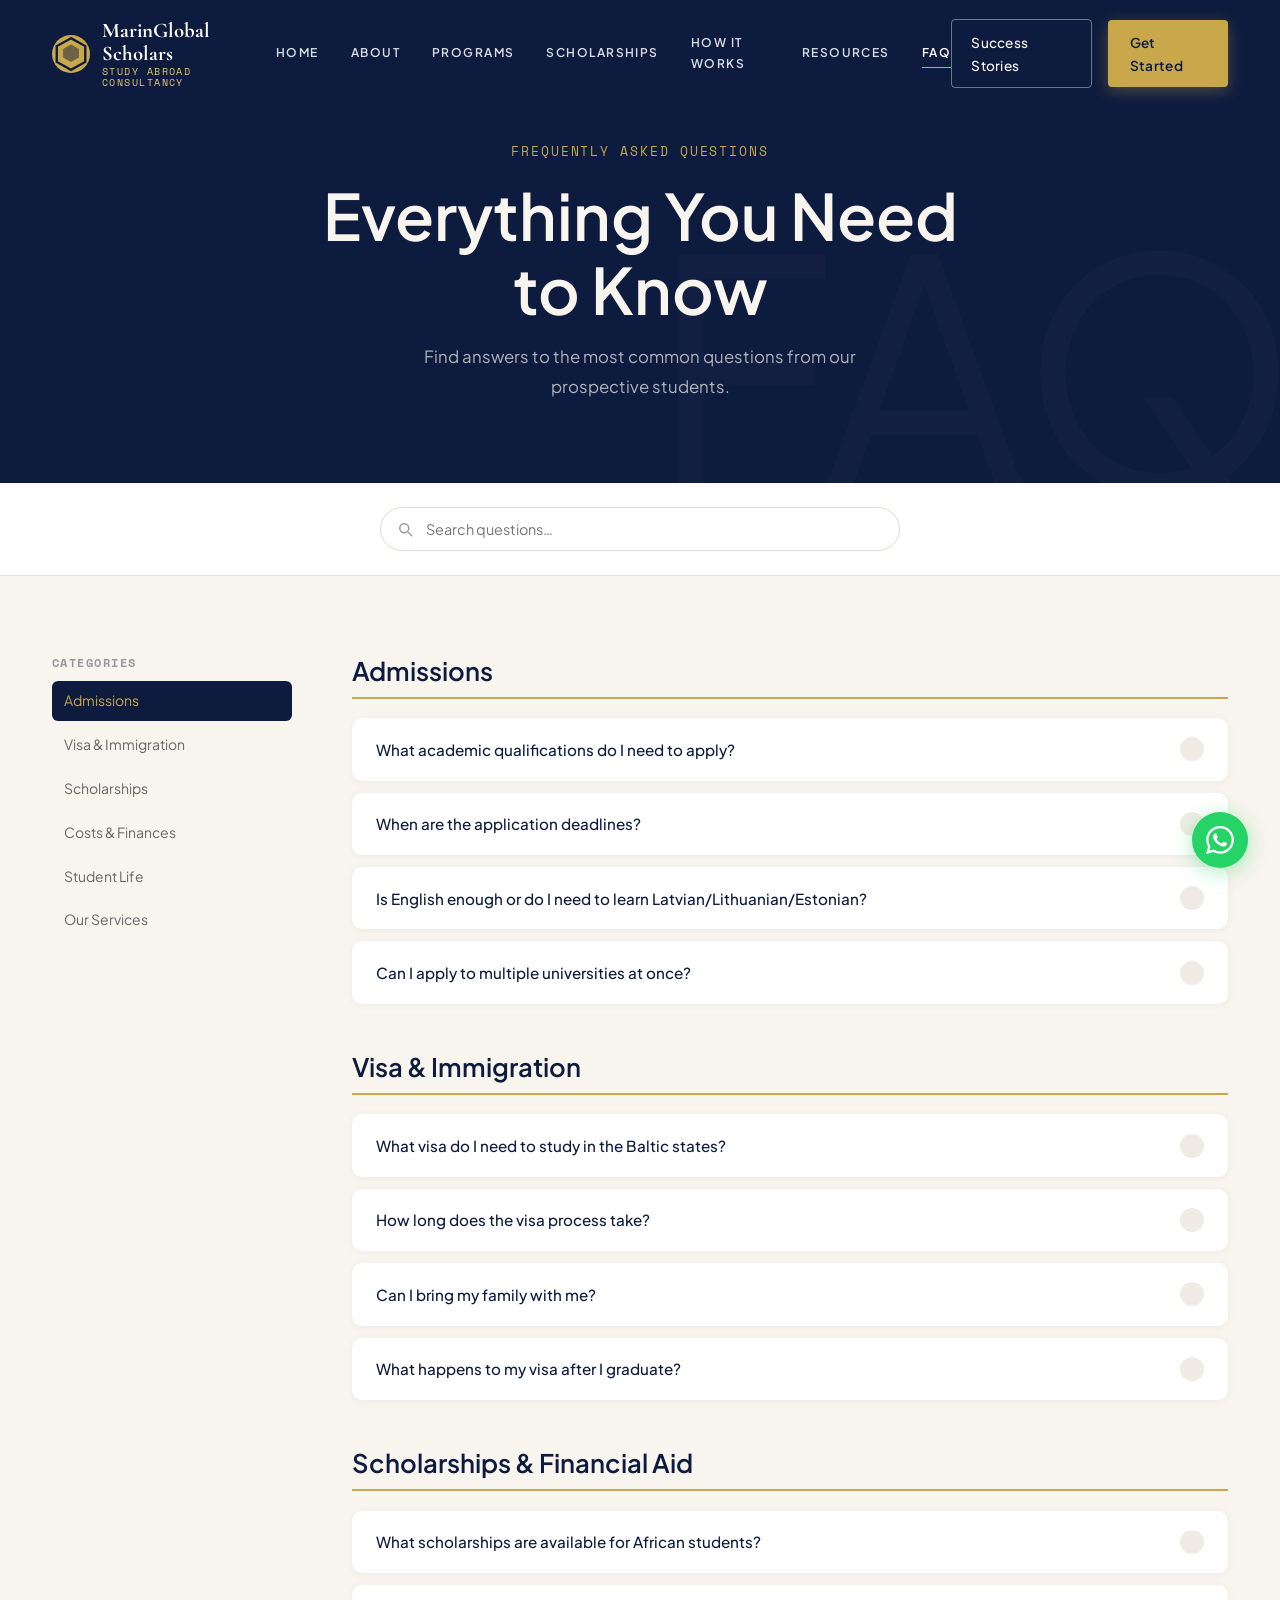
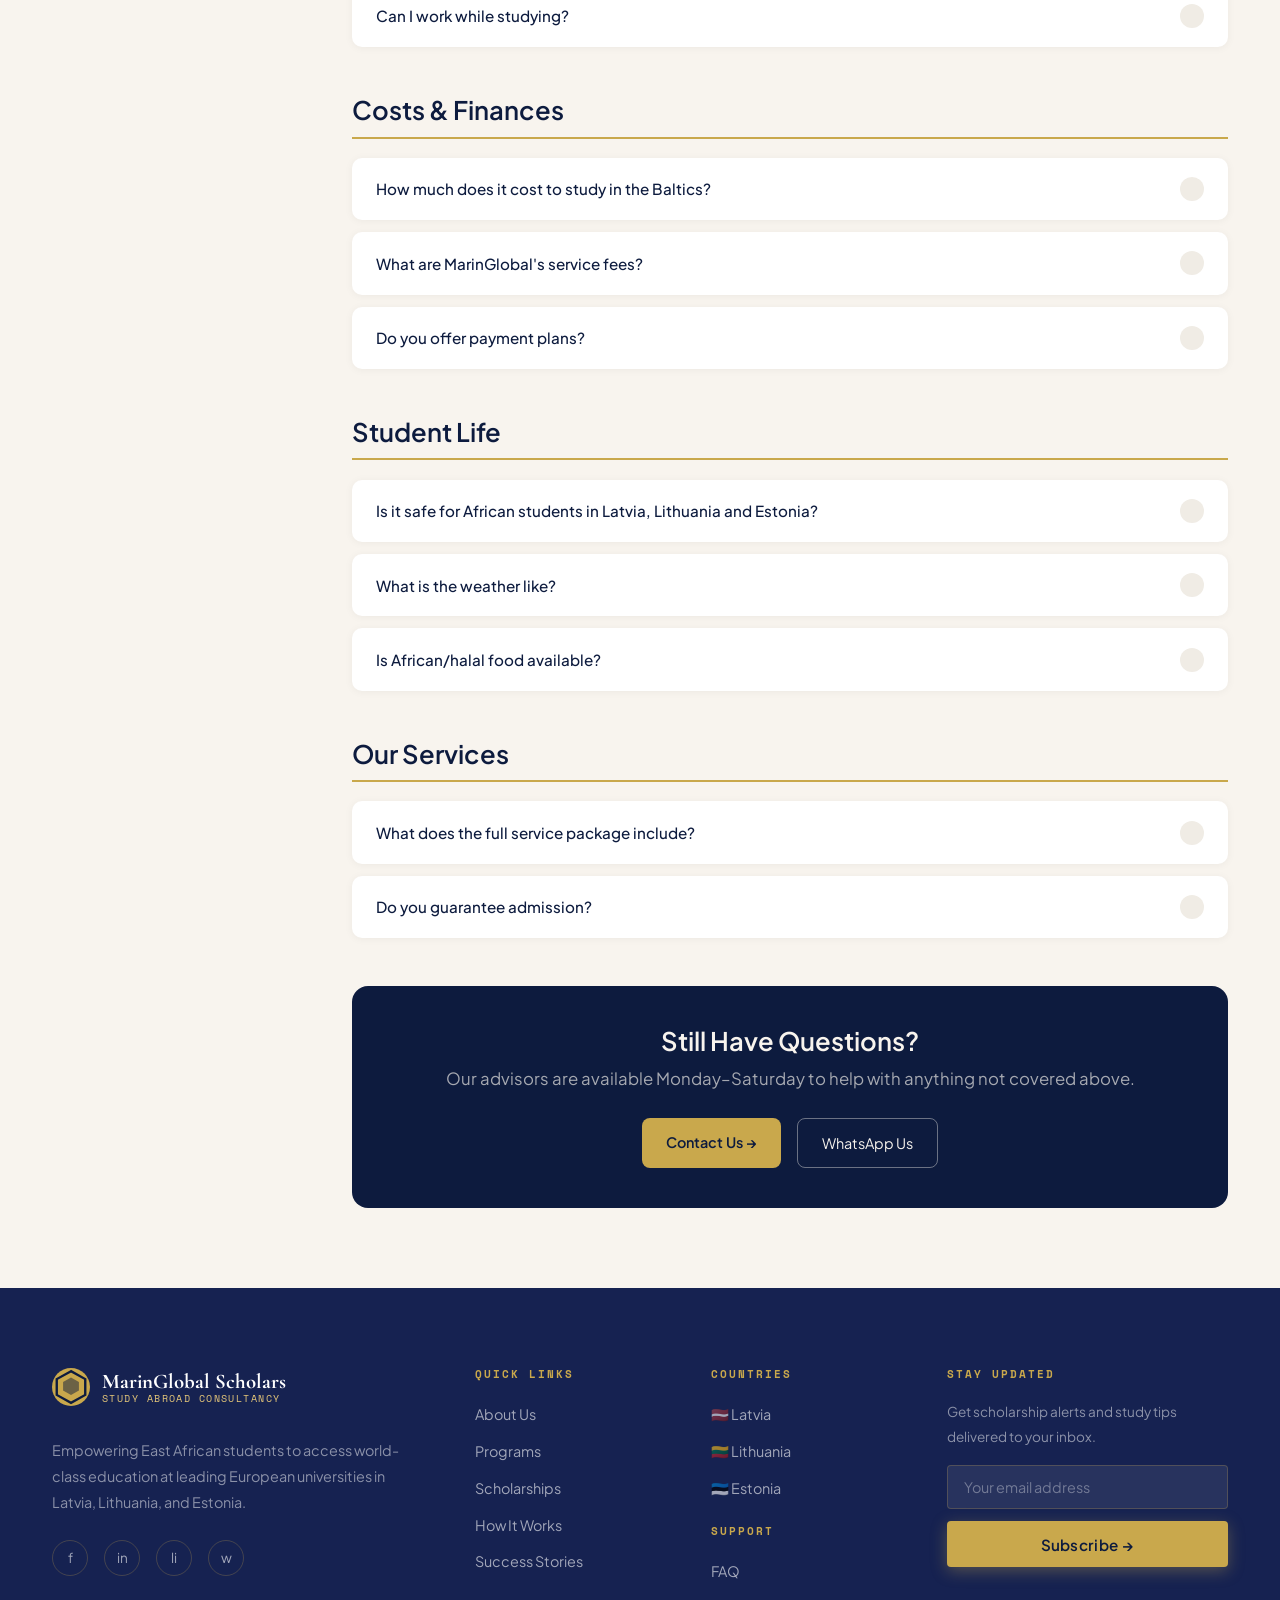
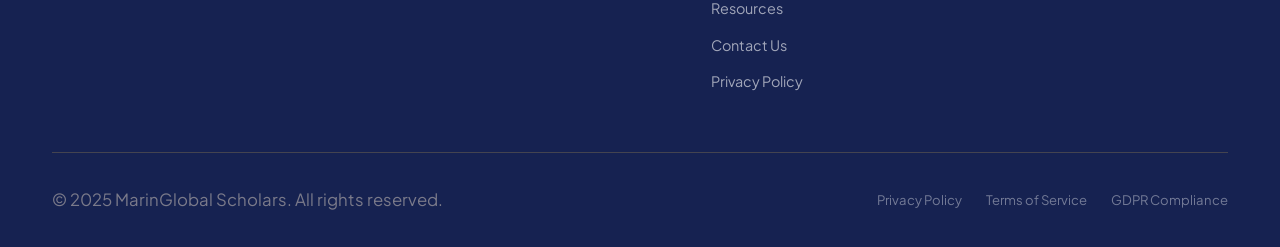
<file: pages/faq.html>
<!DOCTYPE html>
<html lang="en">
<head>
  <meta charset="UTF-8" />
  <meta name="viewport" content="width=device-width, initial-scale=1.0" />
  <title>FAQ — MarinGlobal Scholars</title>
  <link rel="preconnect" href="https://fonts.googleapis.com" />
  <link href="https://fonts.googleapis.com/css2?family=Cormorant+Garamond:wght@400;600;700&family=DM+Sans:wght@300;400;500;600&family=Space+Mono&display=swap" rel="stylesheet" />
  <link rel="stylesheet" href="../css/style.css" />
  <style>
    .faq-hero {
      background: var(--navy);
      padding: 140px 0 80px;
      text-align: center;
      position: relative;
      overflow: hidden;
    }
    .faq-hero::after {
      content: 'FAQ';
      position: absolute;
      font-family: var(--font-serif);
      font-size: 20rem;
      color: rgba(255,255,255,0.02);
      bottom: -40px; right: -20px;
      pointer-events: none;
      line-height: 1;
    }
    .faq-hero .label { color: var(--gold); font-family: var(--font-mono); font-size: 0.8rem; letter-spacing: 0.15em; text-transform: uppercase; margin-bottom: 1rem; }
    .faq-hero h1 { color: var(--cream); font-family: var(--font-serif); font-size: clamp(2.5rem, 5vw, 4rem); margin-bottom: 1rem; }
    .faq-hero p { color: rgba(248,244,238,0.7); font-size: 1.05rem; max-width: 500px; margin: 0 auto; }

    .faq-search-bar { background: white; border-bottom: 1px solid #e8e3db; padding: 1.5rem 0; }
    .search-input-wrap { max-width: 520px; margin: 0 auto; position: relative; }
    .search-input-wrap svg { position: absolute; left: 1rem; top: 50%; transform: translateY(-50%); width: 18px; height: 18px; fill: #999; pointer-events: none; }
    .search-input-wrap input { width: 100%; padding: 0.75rem 1rem 0.75rem 2.8rem; border: 1.5px solid #e0dcd5; border-radius: 50px; font-family: var(--font-sans); font-size: 0.9rem; outline: none; transition: border-color 0.2s; box-sizing: border-box; }
    .search-input-wrap input:focus { border-color: var(--gold); }

    .faq-section { padding: 80px 0; background: var(--cream); }
    .faq-layout { display: grid; grid-template-columns: 240px 1fr; gap: 60px; align-items: start; }

    .faq-nav { position: sticky; top: 90px; }
    .faq-nav h3 { font-size: 0.75rem; text-transform: uppercase; letter-spacing: 0.12em; font-family: var(--font-mono); color: #999; margin-bottom: 0.75rem; }
    .faq-nav-link { display: block; padding: 0.5rem 0.75rem; border-radius: 6px; color: #666; font-size: 0.875rem; text-decoration: none; transition: all 0.2s; margin-bottom: 0.25rem; cursor: pointer; }
    .faq-nav-link:hover, .faq-nav-link.active { background: var(--navy); color: var(--gold); }

    .faq-group { margin-bottom: 3rem; scroll-margin-top: 100px; }
    .faq-group-title { font-family: var(--font-serif); font-size: 1.6rem; color: var(--navy); margin-bottom: 1.2rem; padding-bottom: 0.75rem; border-bottom: 2px solid var(--gold); }

    .faq-item { background: white; border-radius: 10px; margin-bottom: 0.75rem; overflow: hidden; box-shadow: 0 1px 8px rgba(0,0,0,0.05); }
    .faq-item.hidden { display: none; }
    .faq-question { padding: 1.2rem 1.5rem; cursor: pointer; display: flex; justify-content: space-between; align-items: center; gap: 1rem; }
    .faq-question span { font-weight: 500; color: var(--navy); font-size: 0.95rem; line-height: 1.4; }
    .faq-icon { width: 24px; height: 24px; border-radius: 50%; background: #f0ece5; display: flex; align-items: center; justify-content: center; flex-shrink: 0; transition: background 0.2s, transform 0.3s; }
    .faq-icon svg { width: 12px; height: 12px; fill: var(--navy); transition: transform 0.3s; }
    .faq-item.open .faq-icon { background: var(--navy); }
    .faq-item.open .faq-icon svg { fill: var(--gold); transform: rotate(45deg); }
    .faq-answer { max-height: 0; overflow: hidden; transition: max-height 0.35s ease; }
    .faq-answer-inner { padding: 0 1.5rem 1.2rem; color: #555; font-size: 0.9rem; line-height: 1.75; }
    .faq-answer-inner a { color: var(--navy); text-decoration: underline; }
    .faq-answer-inner ul { margin: 0.75rem 0; padding-left: 1.5rem; }
    .faq-answer-inner li { margin-bottom: 0.4rem; }

    .no-results { text-align: center; padding: 3rem; color: #999; font-size: 0.9rem; display: none; }

    .still-have-q { background: var(--navy); border-radius: 16px; padding: 2.5rem; text-align: center; margin-top: 3rem; }
    .still-have-q h3 { font-family: var(--font-serif); color: var(--cream); font-size: 1.6rem; margin-bottom: 0.5rem; }
    .still-have-q p { color: rgba(248,244,238,0.65); margin-bottom: 1.5rem; }
    .still-have-q .btn-row { display: flex; gap: 1rem; justify-content: center; flex-wrap: wrap; }
    .btn-gold { background: var(--gold); color: var(--navy); padding: 0.75rem 1.5rem; border-radius: 8px; text-decoration: none; font-weight: 600; font-size: 0.9rem; transition: all 0.2s; }
    .btn-outline-cream { border: 1.5px solid rgba(248,244,238,0.4); color: var(--cream); padding: 0.75rem 1.5rem; border-radius: 8px; text-decoration: none; font-size: 0.9rem; transition: all 0.2s; }
    .btn-gold:hover { filter: brightness(1.1); }
    .btn-outline-cream:hover { background: rgba(248,244,238,0.1); }

    @media (max-width: 768px) {
      .faq-layout { grid-template-columns: 1fr; }
      .faq-nav { position: static; display: flex; gap: 0.5rem; flex-wrap: wrap; }
      .faq-nav h3 { display: none; }
    }
  </style>
</head>
<body>
  <div id="nav-placeholder"></div>

  <section class="faq-hero">
    <div class="container">
      <p class="label">Frequently Asked Questions</p>
      <h1>Everything You Need<br>to Know</h1>
      <p>Find answers to the most common questions from our prospective students.</p>
    </div>
  </section>

  <div class="faq-search-bar">
    <div class="container">
      <div class="search-input-wrap">
        <svg viewBox="0 0 24 24"><path d="M21 21l-4.35-4.35M17 11A6 6 0 1 1 5 11a6 6 0 0 1 12 0z" stroke="#999" stroke-width="2" fill="none" stroke-linecap="round"/></svg>
        <input type="text" id="faqSearch" placeholder="Search questions…" />
      </div>
    </div>
  </div>

  <section class="faq-section">
    <div class="container">
      <div class="faq-layout">
        <nav class="faq-nav">
          <h3>Categories</h3>
          <a class="faq-nav-link active" onclick="scrollToGroup('admissions')">Admissions</a>
          <a class="faq-nav-link" onclick="scrollToGroup('visa')">Visa & Immigration</a>
          <a class="faq-nav-link" onclick="scrollToGroup('scholarships')">Scholarships</a>
          <a class="faq-nav-link" onclick="scrollToGroup('costs')">Costs & Finances</a>
          <a class="faq-nav-link" onclick="scrollToGroup('life')">Student Life</a>
          <a class="faq-nav-link" onclick="scrollToGroup('services')">Our Services</a>
        </nav>

        <div>
          <div id="no-results" class="no-results">No matching questions found. <a href="contact.html">Ask us directly →</a></div>

          <!-- ADMISSIONS -->
          <div class="faq-group" id="admissions">
            <h2 class="faq-group-title">Admissions</h2>

            <div class="faq-item">
              <div class="faq-question"><span>What academic qualifications do I need to apply?</span><div class="faq-icon"><svg viewBox="0 0 24 24"><path d="M12 5v14M5 12h14"/></svg></div></div>
              <div class="faq-answer"><div class="faq-answer-inner">Requirements vary by university and programme, but in general you'll need:<ul><li>A secondary school certificate (Form 6 / A-Levels or equivalent) for undergraduate programmes</li><li>A bachelor's degree for master's programmes</li><li>English proficiency (IELTS 6.0+ or equivalent) for English-taught programmes</li><li>Some medical programmes require chemistry and biology at A-Level</li></ul>Our advisors will review your specific qualifications in your free consultation.</div></div>
            </div>

            <div class="faq-item">
              <div class="faq-question"><span>When are the application deadlines?</span><div class="faq-icon"><svg viewBox="0 0 24 24"><path d="M12 5v14M5 12h14"/></svg></div></div>
              <div class="faq-answer"><div class="faq-answer-inner">Most Baltic universities have two intakes: September (main) and February (limited programmes). Key deadlines:<ul><li><strong>September intake:</strong> Applications open January–May, deadline typically June 1–July 1</li><li><strong>February intake:</strong> Applications October–November</li></ul>We recommend applying at least 6 months before your intended start date to allow time for document preparation and visa processing.</div></div>
            </div>

            <div class="faq-item">
              <div class="faq-question"><span>Is English enough or do I need to learn Latvian/Lithuanian/Estonian?</span><div class="faq-icon"><svg viewBox="0 0 24 24"><path d="M12 5v14M5 12h14"/></svg></div></div>
              <div class="faq-answer"><div class="faq-answer-inner">All our partner universities offer full degree programmes taught entirely in English — no knowledge of Baltic languages is required. Some universities offer optional local-language courses which can be helpful for daily life, but these are never mandatory.</div></div>
            </div>

            <div class="faq-item">
              <div class="faq-question"><span>Can I apply to multiple universities at once?</span><div class="faq-icon"><svg viewBox="0 0 24 24"><path d="M12 5v14M5 12h14"/></svg></div></div>
              <div class="faq-answer"><div class="faq-answer-inner">Yes, and we encourage it. Most of our packages include applications to 3–5 universities, increasing your chances of acceptance. We help you build a balanced list of reach, match, and safety schools across Latvia, Lithuania, and Estonia.</div></div>
            </div>
          </div>

          <!-- VISA -->
          <div class="faq-group" id="visa">
            <h2 class="faq-group-title">Visa & Immigration</h2>

            <div class="faq-item">
              <div class="faq-question"><span>What visa do I need to study in the Baltic states?</span><div class="faq-icon"><svg viewBox="0 0 24 24"><path d="M12 5v14M5 12h14"/></svg></div></div>
              <div class="faq-answer"><div class="faq-answer-inner">You will need a national long-stay visa (Type D) followed by a temporary residence permit for students. The process involves:<ul><li>Submitting your visa application at the relevant embassy</li><li>Providing proof of university acceptance</li><li>Showing sufficient financial means (typically €3,000–€5,000)</li><li>Health insurance coverage</li></ul>Our visa specialists manage the entire process and prepare you thoroughly for your interview.</div></div>
            </div>

            <div class="faq-item">
              <div class="faq-question"><span>How long does the visa process take?</span><div class="faq-icon"><svg viewBox="0 0 24 24"><path d="M12 5v14M5 12h14"/></svg></div></div>
              <div class="faq-answer"><div class="faq-answer-inner">Processing times typically range from 4–10 weeks. We recommend beginning your visa application at least 3 months before your programme start date. Our 94% visa approval rate reflects our thorough preparation process.</div></div>
            </div>

            <div class="faq-item">
              <div class="faq-question"><span>Can I bring my family with me?</span><div class="faq-icon"><svg viewBox="0 0 24 24"><path d="M12 5v14M5 12h14"/></svg></div></div>
              <div class="faq-answer"><div class="faq-answer-inner">Yes, after completing your first year and obtaining your residence permit, you may apply for family reunification. Your spouse and dependent children under 18 may join you. They will need their own residence permits and must demonstrate sufficient financial support. Speak to our visa team for details.</div></div>
            </div>

            <div class="faq-item">
              <div class="faq-question"><span>What happens to my visa after I graduate?</span><div class="faq-icon"><svg viewBox="0 0 24 24"><path d="M12 5v14M5 12h14"/></svg></div></div>
              <div class="faq-answer"><div class="faq-answer-inner">All three Baltic states offer post-graduation job seeker visas. In Estonia you can stay for 9 months to find work; Latvia and Lithuania offer similar provisions. Upon finding employment, you can convert to a work permit. EU residency becomes an option after 5 years of legal residence.</div></div>
            </div>
          </div>

          <!-- SCHOLARSHIPS -->
          <div class="faq-group" id="scholarships">
            <h2 class="faq-group-title">Scholarships & Financial Aid</h2>

            <div class="faq-item">
              <div class="faq-question"><span>What scholarships are available for African students?</span><div class="faq-icon"><svg viewBox="0 0 24 24"><path d="M12 5v14M5 12h14"/></svg></div></div>
              <div class="faq-answer"><div class="faq-answer-inner">Several scholarship sources are available:<ul><li><strong>University merit scholarships</strong> — 10–50% tuition reduction for strong academic performance</li><li><strong>Baltic government scholarships</strong> — offered by the Latvian, Lithuanian, and Estonian ministries of education</li><li><strong>Erasmus+ and EU funding</strong> — available for certain programmes</li><li><strong>Private foundations</strong> — we partner with several diaspora-led foundations supporting East African students</li></ul>Visit our <a href="scholarships.html">Scholarships page</a> for full details.</div></div>
            </div>

            <div class="faq-item">
              <div class="faq-question"><span>Can I work while studying?</span><div class="faq-icon"><svg viewBox="0 0 24 24"><path d="M12 5v14M5 12h14"/></svg></div></div>
              <div class="faq-answer"><div class="faq-answer-inner">Yes. EU regulations allow international students to work up to 20 hours per week during term time, and full-time during holidays. Average student wages in the Baltics range from €6–€10 per hour. Many of our students cover a significant portion of their living expenses through part-time work.</div></div>
            </div>
          </div>

          <!-- COSTS -->
          <div class="faq-group" id="costs">
            <h2 class="faq-group-title">Costs & Finances</h2>

            <div class="faq-item">
              <div class="faq-question"><span>How much does it cost to study in the Baltics?</span><div class="faq-icon"><svg viewBox="0 0 24 24"><path d="M12 5v14M5 12h14"/></svg></div></div>
              <div class="faq-answer"><div class="faq-answer-inner">The Baltics are among the most affordable EU study destinations:<ul><li><strong>Tuition fees:</strong> €2,500–€8,000 per year depending on programme and university</li><li><strong>Accommodation:</strong> €200–€450/month (student dorms €120–€250/month)</li><li><strong>Food & living:</strong> €300–€500/month</li><li><strong>Total annual budget:</strong> Approximately €7,000–€14,000 per year</li></ul>This compares very favourably with the UK (€25,000+/year) or Germany (€12,000+/year).</div></div>
            </div>

            <div class="faq-item">
              <div class="faq-question"><span>What are MarinGlobal's service fees?</span><div class="faq-icon"><svg viewBox="0 0 24 24"><path d="M12 5v14M5 12h14"/></svg></div></div>
              <div class="faq-answer"><div class="faq-answer-inner">Our initial consultation is completely free. We offer three service packages (Basic, Standard, and Premium) covering different levels of support from document preparation to full end-to-end management. Package pricing is shared during your consultation as it depends on your specific situation and destination. We never charge hidden fees.</div></div>
            </div>

            <div class="faq-item">
              <div class="faq-question"><span>Do you offer payment plans?</span><div class="faq-icon"><svg viewBox="0 0 24 24"><path d="M12 5v14M5 12h14"/></svg></div></div>
              <div class="faq-answer"><div class="faq-answer-inner">Yes. We understand that our clients are investing in their future, so we offer flexible payment plans for our service fees. University tuition fees are typically paid directly to the university in semesters. We can also connect you with our partner microfinance institutions that offer education loans for African students.</div></div>
            </div>
          </div>

          <!-- LIFE -->
          <div class="faq-group" id="life">
            <h2 class="faq-group-title">Student Life</h2>

            <div class="faq-item">
              <div class="faq-question"><span>Is it safe for African students in Latvia, Lithuania and Estonia?</span><div class="faq-icon"><svg viewBox="0 0 24 24"><path d="M12 5v14M5 12h14"/></svg></div></div>
              <div class="faq-answer"><div class="faq-answer-inner">The Baltic states are generally safe and welcoming. All three capitals have growing international student communities. Like anywhere, it's important to be street-smart, and isolated incidents do occur. Our alumni network and on-ground liaison team provide a strong support community. Most of our students report very positive experiences and feel at home within a few months.</div></div>
            </div>

            <div class="faq-item">
              <div class="faq-question"><span>What is the weather like?</span><div class="faq-icon"><svg viewBox="0 0 24 24"><path d="M12 5v14M5 12h14"/></svg></div></div>
              <div class="faq-answer"><div class="faq-answer-inner">The Baltics have a temperate continental climate. Winters (November–March) are cold, with temperatures ranging from -5°C to -15°C and snowfall. Summers are pleasant (20–25°C). Many African students find the first winter the biggest adjustment — we provide a complete packing guide and seasonal preparation tips to all enrolled students.</div></div>
            </div>

            <div class="faq-item">
              <div class="faq-question"><span>Is African/halal food available?</span><div class="faq-icon"><svg viewBox="0 0 24 24"><path d="M12 5v14M5 12h14"/></svg></div></div>
              <div class="faq-answer"><div class="faq-answer-inner">Yes. Riga, Vilnius, and Tallinn all have African restaurants and halal-certified supermarkets, particularly in areas near university campuses. Most large supermarkets stock international ingredients. Our student communities also organize regular communal cooking events where students share foods from home.</div></div>
            </div>
          </div>

          <!-- SERVICES -->
          <div class="faq-group" id="services">
            <h2 class="faq-group-title">Our Services</h2>

            <div class="faq-item">
              <div class="faq-question"><span>What does the full service package include?</span><div class="faq-icon"><svg viewBox="0 0 24 24"><path d="M12 5v14M5 12h14"/></svg></div></div>
              <div class="faq-answer"><div class="faq-answer-inner">Our Premium package covers everything from start to finish:<ul><li>University selection and application (up to 5 universities)</li><li>Personal statement and CV review</li><li>Document authentication and translation coordination</li><li>Visa application and interview preparation</li><li>Accommodation search and booking assistance</li><li>Airport pickup and first-week orientation</li><li>12 months of on-ground student welfare support</li></ul></div></div>
            </div>

            <div class="faq-item">
              <div class="faq-question"><span>Do you guarantee admission?</span><div class="faq-icon"><svg viewBox="0 0 24 24"><path d="M12 5v14M5 12h14"/></svg></div></div>
              <div class="faq-answer"><div class="faq-answer-inner">No ethical consultancy can guarantee admission — that decision rests entirely with universities. What we guarantee is our best effort: honest assessment of your chances, the strongest possible application, and a strategy that maximises your options. Our admission success rate across all clients is over 88%.</div></div>
            </div>
          </div>

          <div class="still-have-q" data-reveal>
            <h3>Still Have Questions?</h3>
            <p>Our advisors are available Monday–Saturday to help with anything not covered above.</p>
            <div class="btn-row">
              <a href="contact.html" class="btn-gold">Contact Us →</a>
              <a href="https://wa.me/37126847937" target="_blank" class="btn-outline-cream">WhatsApp Us</a>
            </div>
          </div>
        </div>
      </div>
    </div>
  </section>

  <div id="footer-placeholder"></div>
  <script src="../js/components.js"></script>
  <script src="../js/main.js"></script>
  <script>
    // Accordion
    document.querySelectorAll('.faq-question').forEach(q => {
      q.addEventListener('click', () => {
        const item = q.parentElement;
        const answer = item.querySelector('.faq-answer');
        const isOpen = item.classList.contains('open');
        document.querySelectorAll('.faq-item.open').forEach(i => {
          i.classList.remove('open');
          i.querySelector('.faq-answer').style.maxHeight = '0';
        });
        if (!isOpen) {
          item.classList.add('open');
          answer.style.maxHeight = answer.scrollHeight + 'px';
        }
      });
    });

    // Search
    document.getElementById('faqSearch').addEventListener('input', function() {
      const q = this.value.toLowerCase();
      let visible = 0;
      document.querySelectorAll('.faq-item').forEach(item => {
        const text = item.textContent.toLowerCase();
        const show = !q || text.includes(q);
        item.classList.toggle('hidden', !show);
        if (show) visible++;
      });
      document.getElementById('no-results').style.display = visible === 0 ? 'block' : 'none';
      document.querySelectorAll('.faq-group').forEach(g => {
        const anyVisible = [...g.querySelectorAll('.faq-item')].some(i => !i.classList.contains('hidden'));
        g.style.display = anyVisible ? '' : 'none';
      });
    });

    function scrollToGroup(id) {
      document.getElementById(id).scrollIntoView({ behavior: 'smooth' });
      document.querySelectorAll('.faq-nav-link').forEach(l => l.classList.remove('active'));
      event.target.classList.add('active');
    }
  </script>
</body>
</html>
</file>
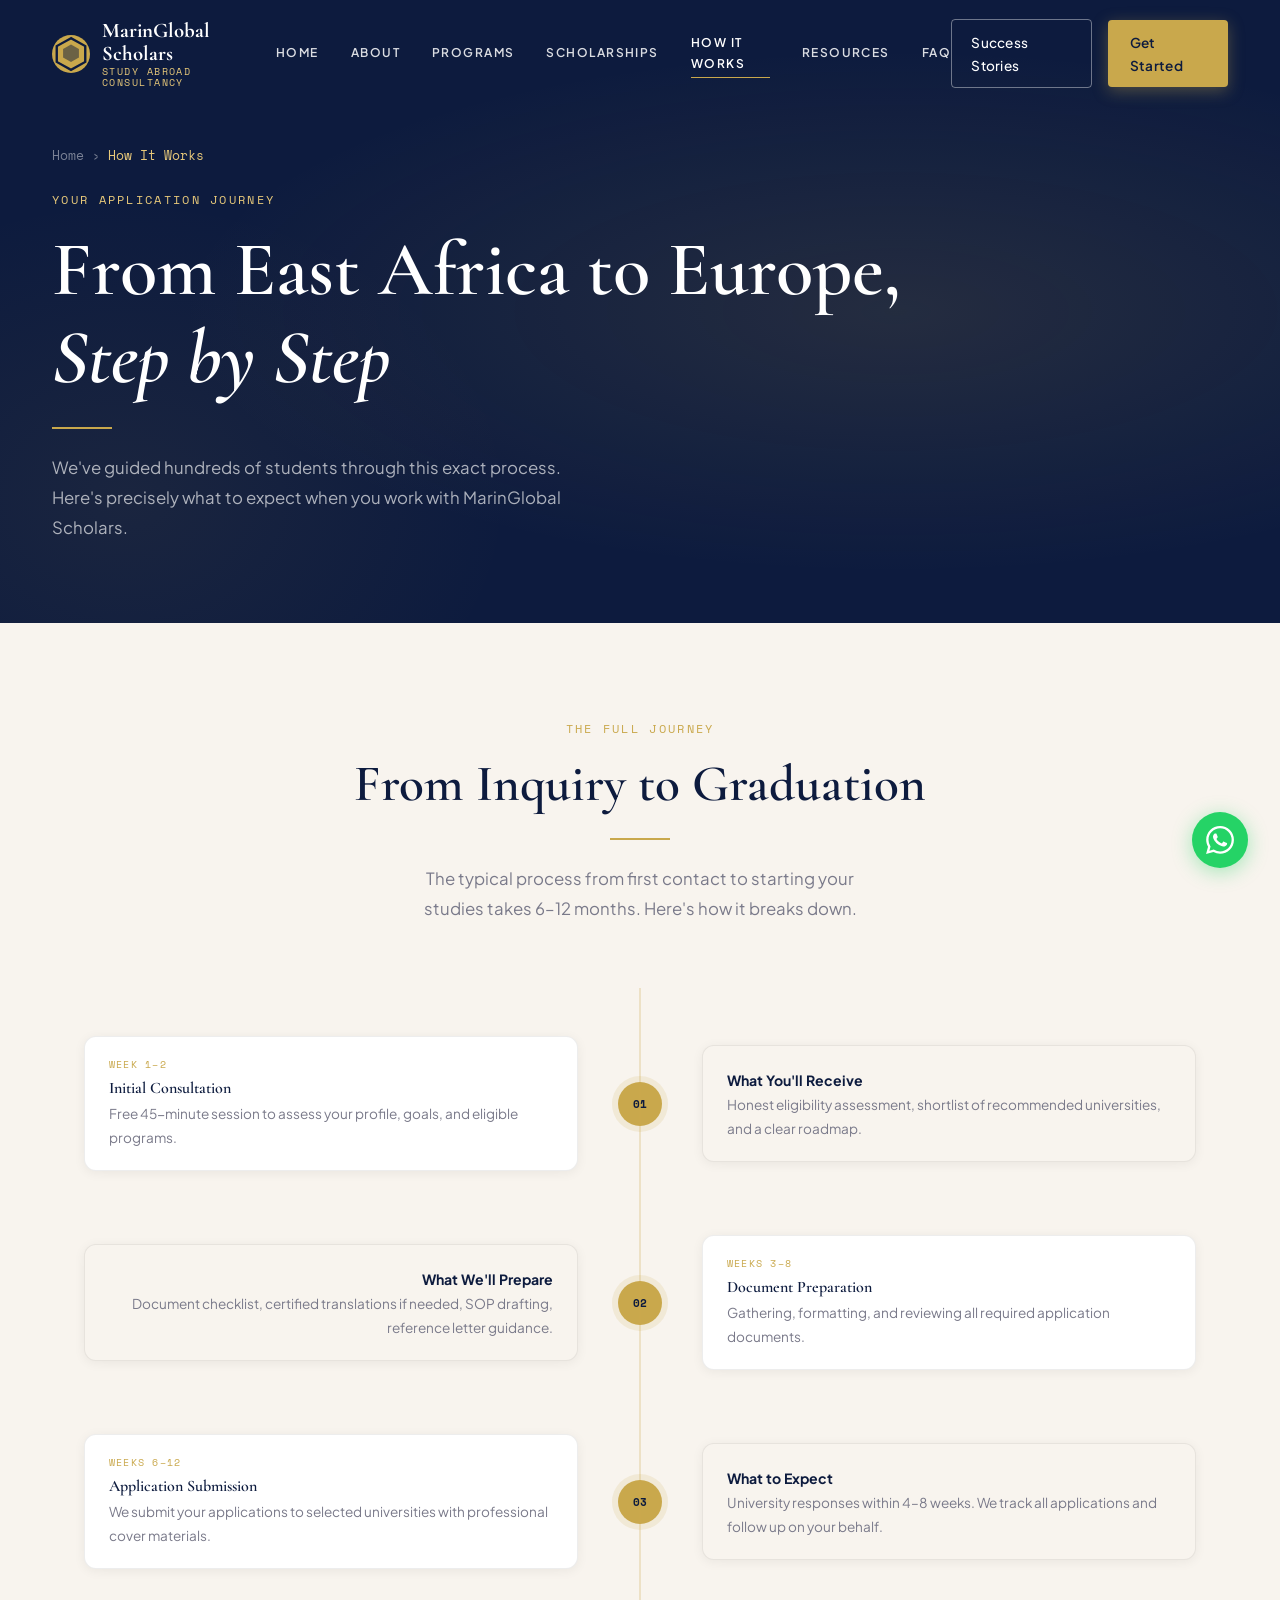
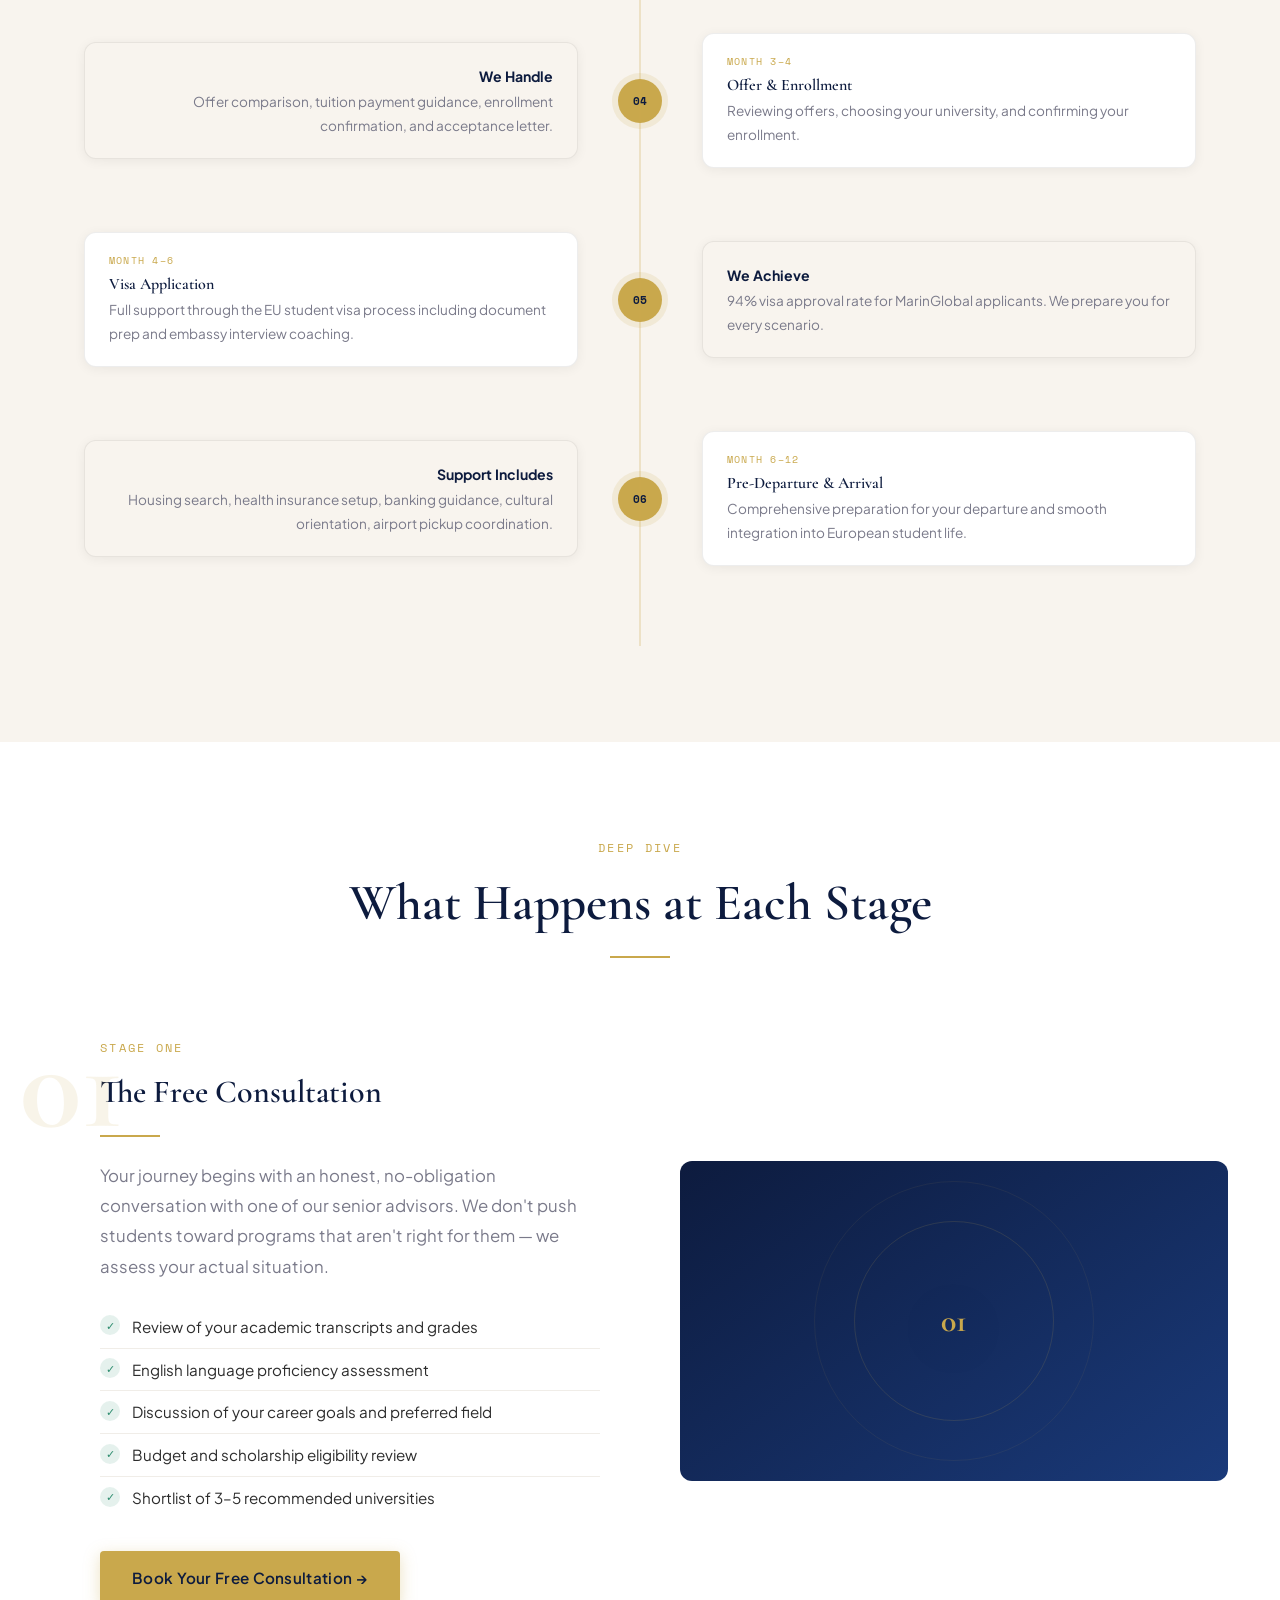
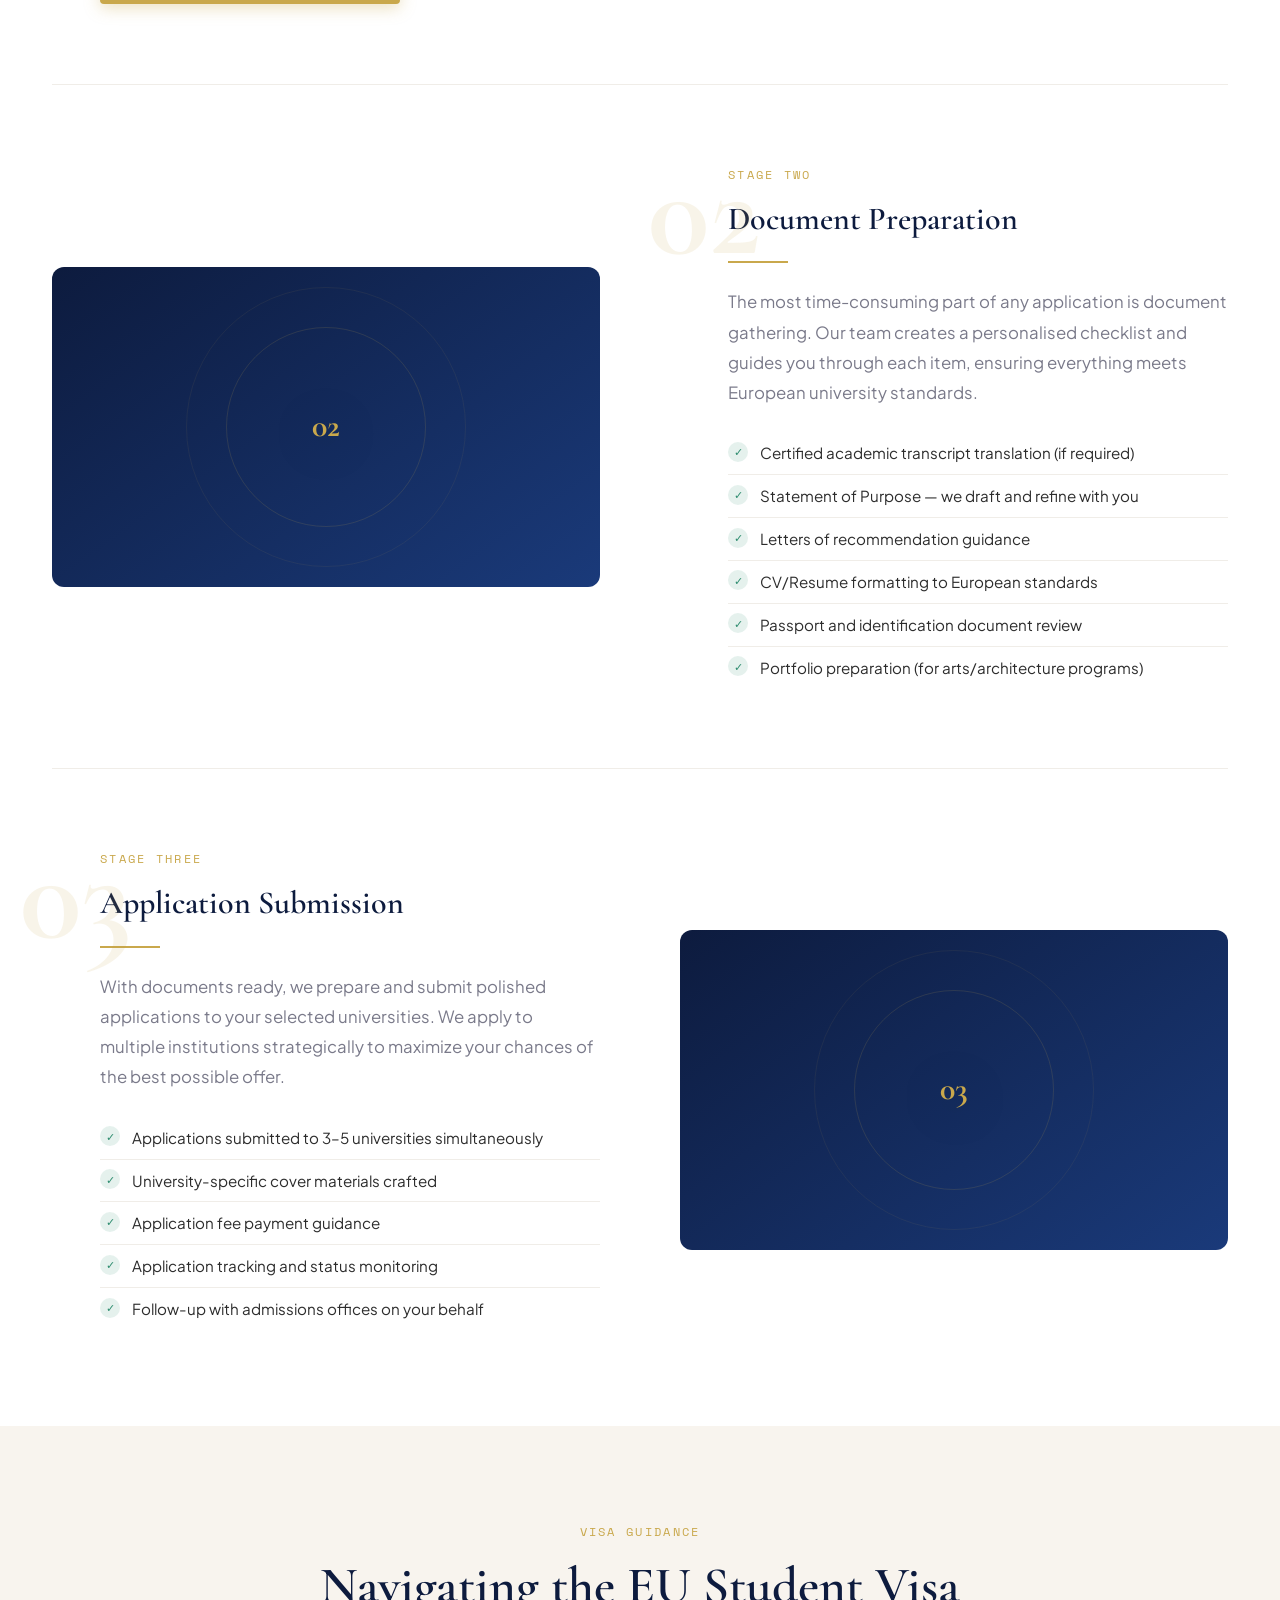
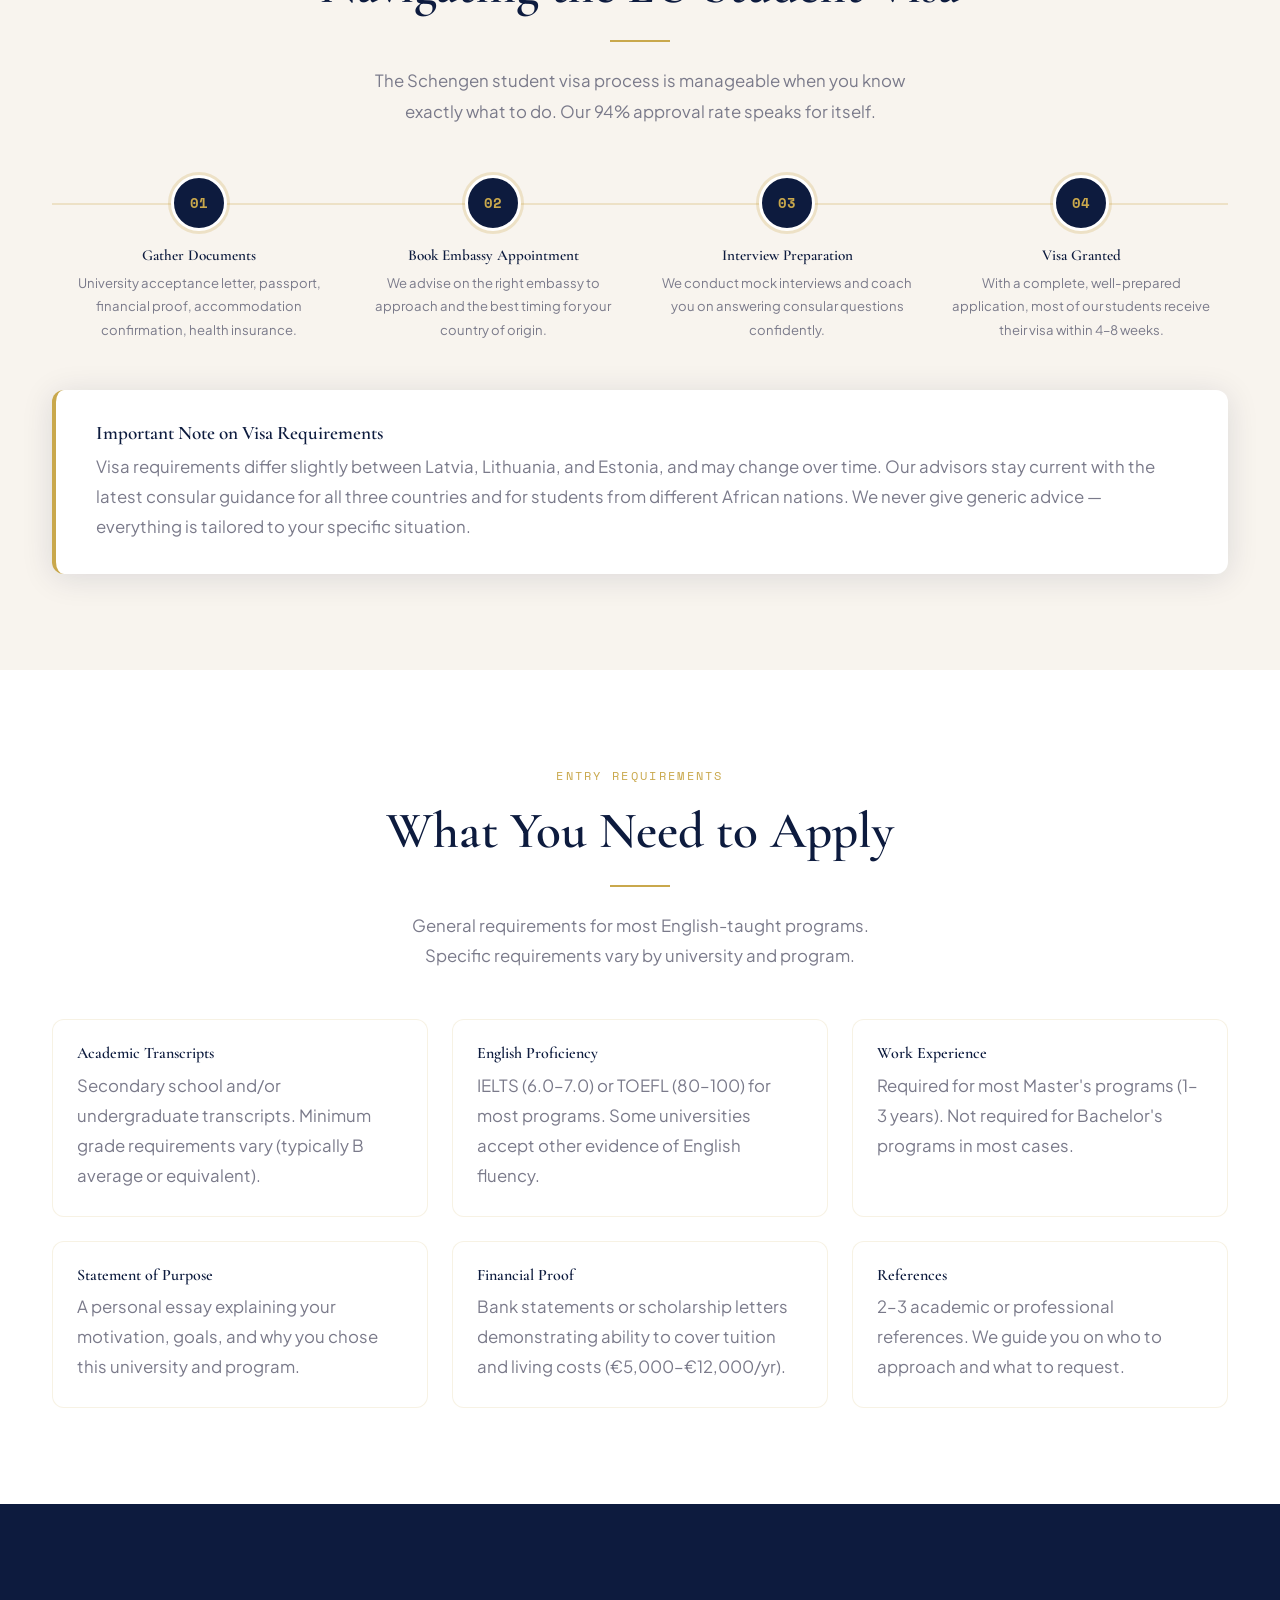
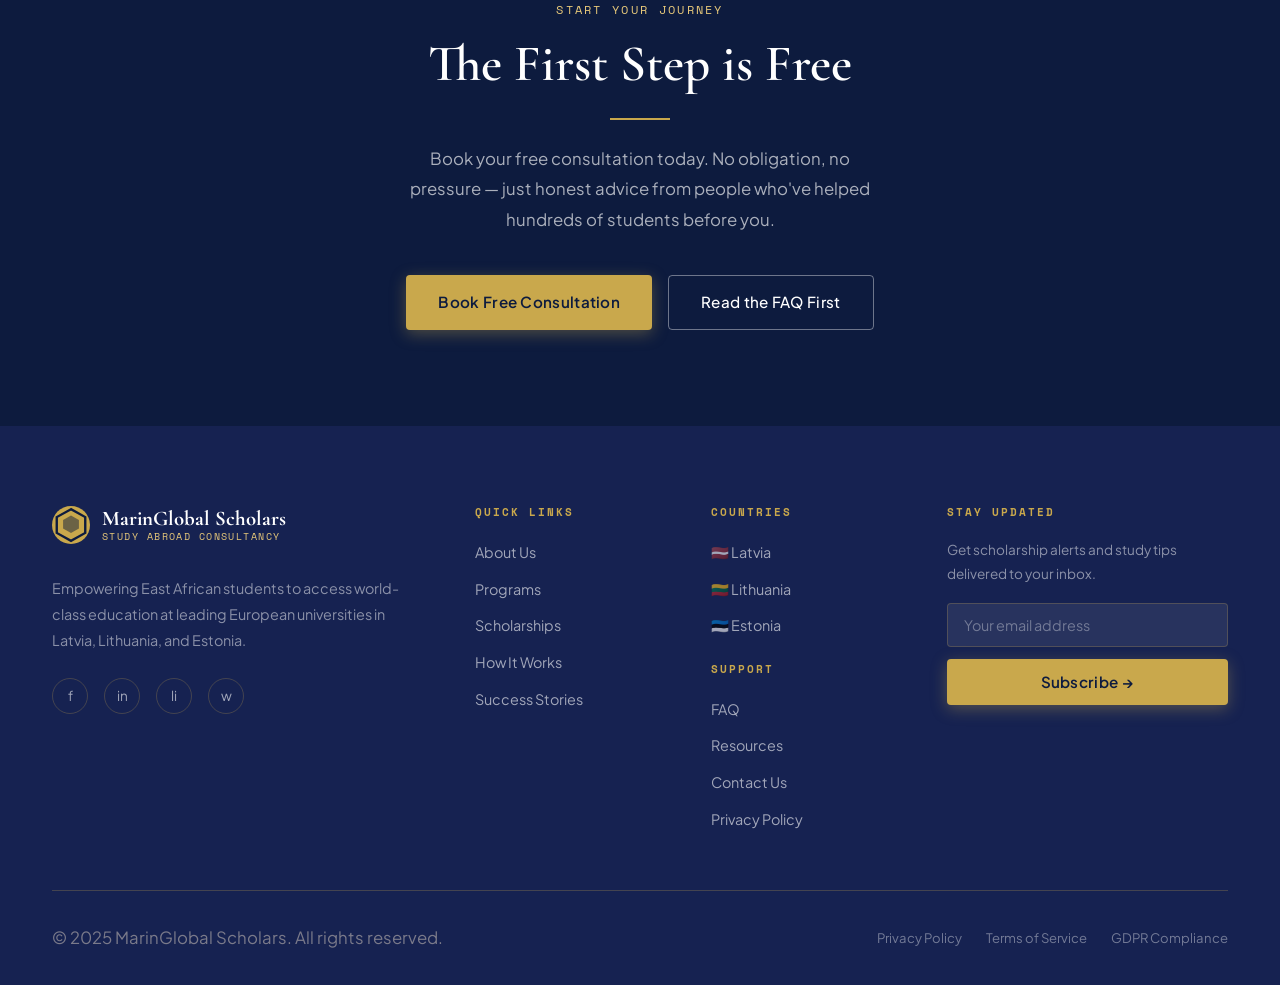
<file: pages/how-it-works.html>
<!DOCTYPE html>
<html lang="en">
<head>
  <meta charset="UTF-8">
  <meta name="viewport" content="width=device-width, initial-scale=1.0">
  <title>How It Works — MarinGlobal Scholars</title>
  <meta name="description" content="Step-by-step guide on how to apply to European universities through MarinGlobal Scholars — from consultation to arrival.">
  <link rel="stylesheet" href="../css/style.css">
  <style>
    .steps-section{padding:6rem 0}
    .step-block{display:grid;grid-template-columns:1fr 1fr;gap:5rem;align-items:center;margin-bottom:5rem;padding-bottom:5rem;border-bottom:1px solid #F0EDE8}
    .step-block:last-child{border-bottom:none;margin-bottom:0;padding-bottom:0}
    .step-block--reverse{direction:rtl}
    .step-block--reverse > *{direction:ltr}
    @media(max-width:768px){.step-block,.step-block--reverse{grid-template-columns:1fr;direction:ltr}}
    .step-number-large{font-family:var(--font-display);font-size:8rem;font-weight:700;color:rgba(201,168,76,.12);line-height:1;position:absolute;top:-1rem;left:-2rem;pointer-events:none}
    .step-text-wrap{position:relative;padding-left:3rem}
    @media(max-width:768px){.step-text-wrap{padding-left:0}}
    .step-visual{border-radius:var(--radius-lg);overflow:hidden;background:linear-gradient(145deg,var(--navy) 0%,#1a3a7a 100%);min-height:320px;display:flex;align-items:center;justify-content:center;position:relative}
    .step-visual-icon{font-size:5rem;filter:drop-shadow(0 4px 24px rgba(0,0,0,.3))}
    .step-visual-decoration{position:absolute;width:200px;height:200px;border:1px solid rgba(201,168,76,.15);border-radius:50%;top:50%;left:50%;transform:translate(-50%,-50%)}
    .step-visual-decoration::before{content:'';position:absolute;width:280px;height:280px;border:1px solid rgba(201,168,76,.08);border-radius:50%;top:50%;left:50%;transform:translate(-50%,-50%)}
    .checklist{margin-top:1.5rem}
    .checklist li{display:flex;align-items:flex-start;gap:.75rem;padding:.5rem 0;border-bottom:1px solid #F0EDE8;font-size:.95rem;color:var(--charcoal)}
    .checklist li:last-child{border-bottom:none}
    .check-icon{flex-shrink:0;width:20px;height:20px;background:rgba(45,140,110,.12);border-radius:50%;display:flex;align-items:center;justify-content:center;color:var(--success);font-size:.7rem;margin-top:.1rem}
    .requirements-grid{display:grid;grid-template-columns:repeat(3,1fr);gap:1.5rem;margin-top:3rem}
    @media(max-width:768px){.requirements-grid{grid-template-columns:1fr}}
    .req-card{background:var(--white);border:1px solid rgba(201,168,76,.15);border-radius:var(--radius-lg);padding:1.5rem;transition:var(--transition)}
    .req-card:hover{border-color:var(--border);box-shadow:var(--shadow)}
    .req-icon{font-size:1.8rem;margin-bottom:.75rem}
    .req-card h4{font-size:1rem;margin-bottom:.5rem}
    .timeline-full{position:relative;padding:2rem 0}
    .timeline-full::before{content:'';position:absolute;left:50%;top:0;bottom:0;width:2px;background:var(--border);transform:translateX(-50%)}
    @media(max-width:768px){.timeline-full::before{left:20px}}
    .tf-item{display:grid;grid-template-columns:1fr 60px 1fr;gap:0;margin-bottom:2rem;align-items:center}
    @media(max-width:768px){.tf-item{grid-template-columns:40px 1fr;gap:1rem}}
    .tf-left,.tf-right{padding:1rem 2rem}
    @media(max-width:768px){.tf-left{display:none}}
    .tf-dot{display:flex;align-items:center;justify-content:center}
    .tf-dot-inner{width:44px;height:44px;background:var(--gold);border-radius:50%;display:flex;align-items:center;justify-content:center;font-family:var(--font-mono);font-size:.7rem;font-weight:700;color:var(--navy);flex-shrink:0;box-shadow:0 0 0 6px rgba(201,168,76,.15)}
    .tf-item:nth-child(even) .tf-left{text-align:right}
    .tf-item:nth-child(even) .tf-right{order:3}
    .tf-card{background:var(--white);border:1px solid rgba(0,0,0,.07);border-radius:var(--radius-lg);padding:1.2rem 1.5rem;box-shadow:0 2px 12px rgba(0,0,0,.06)}
    .tf-card h4{font-size:1rem;margin-bottom:.3rem}
    .tf-card p{font-size:.85rem}
    .tf-duration{font-family:var(--font-mono);font-size:.65rem;letter-spacing:.12em;text-transform:uppercase;color:var(--gold);margin-bottom:.3rem}
    .visa-steps{display:grid;grid-template-columns:repeat(4,1fr);gap:0;margin-top:3rem;position:relative}
    @media(max-width:900px){.visa-steps{grid-template-columns:repeat(2,1fr)}}
    @media(max-width:500px){.visa-steps{grid-template-columns:1fr}}
    .visa-steps::before{content:'';position:absolute;top:28px;left:0;right:0;height:2px;background:var(--border)}
    @media(max-width:900px){.visa-steps::before{display:none}}
    .visa-step{text-align:center;padding:0 1rem;position:relative}
    .visa-step-num{width:56px;height:56px;background:var(--navy);border-radius:50%;display:flex;align-items:center;justify-content:center;font-family:var(--font-mono);font-weight:700;color:var(--gold);margin:0 auto 1rem;font-size:.9rem;position:relative;z-index:1;border:3px solid var(--white);box-shadow:0 0 0 3px var(--border)}
    .visa-step h4{font-size:.95rem;margin-bottom:.4rem}
    .visa-step p{font-size:.82rem}
  </style>
</head>
<body>

  <div id="nav-placeholder"></div>

  <section class="page-hero">
    <div class="container page-hero-content">
      <div class="breadcrumb"><a href="index.html">Home</a> › <span>How It Works</span></div>
      <span class="eyebrow">Your Application Journey</span>
      <h1>From East Africa to Europe,<br><em>Step by Step</em></h1>
      <span class="gold-rule"></span>
      <p>We've guided hundreds of students through this exact process. Here's precisely what to expect when you work with MarinGlobal Scholars.</p>
    </div>
  </section>

  <!-- OVERVIEW TIMELINE -->
  <section class="section section--cream">
    <div class="container">
      <div class="text-center" data-reveal>
        <span class="eyebrow">The Full Journey</span>
        <h2>From Inquiry to Graduation</h2>
        <span class="gold-rule gold-rule--center"></span>
        <p style="max-width:480px;margin:0 auto">The typical process from first contact to starting your studies takes 6–12 months. Here's how it breaks down.</p>
      </div>

      <div class="timeline-full" style="margin-top:4rem" data-reveal>

        <div class="tf-item">
          <div class="tf-left">
            <div class="tf-card">
              <div class="tf-duration">Week 1–2</div>
              <h4>Initial Consultation</h4>
              <p>Free 45-minute session to assess your profile, goals, and eligible programs.</p>
            </div>
          </div>
          <div class="tf-dot"><div class="tf-dot-inner">01</div></div>
          <div class="tf-right">
            <div class="tf-card" style="background:var(--cream)">
              <strong style="color:var(--navy);font-size:.88rem">What You'll Receive</strong>
              <p>Honest eligibility assessment, shortlist of recommended universities, and a clear roadmap.</p>
            </div>
          </div>
        </div>

        <div class="tf-item">
          <div class="tf-left">
            <div class="tf-card" style="background:var(--cream)">
              <strong style="color:var(--navy);font-size:.88rem">What We'll Prepare</strong>
              <p>Document checklist, certified translations if needed, SOP drafting, reference letter guidance.</p>
            </div>
          </div>
          <div class="tf-dot"><div class="tf-dot-inner">02</div></div>
          <div class="tf-right">
            <div class="tf-card">
              <div class="tf-duration">Weeks 3–8</div>
              <h4>Document Preparation</h4>
              <p>Gathering, formatting, and reviewing all required application documents.</p>
            </div>
          </div>
        </div>

        <div class="tf-item">
          <div class="tf-left">
            <div class="tf-card">
              <div class="tf-duration">Weeks 6–12</div>
              <h4>Application Submission</h4>
              <p>We submit your applications to selected universities with professional cover materials.</p>
            </div>
          </div>
          <div class="tf-dot"><div class="tf-dot-inner">03</div></div>
          <div class="tf-right">
            <div class="tf-card" style="background:var(--cream)">
              <strong style="color:var(--navy);font-size:.88rem">What to Expect</strong>
              <p>University responses within 4–8 weeks. We track all applications and follow up on your behalf.</p>
            </div>
          </div>
        </div>

        <div class="tf-item">
          <div class="tf-left">
            <div class="tf-card" style="background:var(--cream)">
              <strong style="color:var(--navy);font-size:.88rem">We Handle</strong>
              <p>Offer comparison, tuition payment guidance, enrollment confirmation, and acceptance letter.</p>
            </div>
          </div>
          <div class="tf-dot"><div class="tf-dot-inner">04</div></div>
          <div class="tf-right">
            <div class="tf-card">
              <div class="tf-duration">Month 3–4</div>
              <h4>Offer & Enrollment</h4>
              <p>Reviewing offers, choosing your university, and confirming your enrollment.</p>
            </div>
          </div>
        </div>

        <div class="tf-item">
          <div class="tf-left">
            <div class="tf-card">
              <div class="tf-duration">Month 4–6</div>
              <h4>Visa Application</h4>
              <p>Full support through the EU student visa process including document prep and embassy interview coaching.</p>
            </div>
          </div>
          <div class="tf-dot"><div class="tf-dot-inner">05</div></div>
          <div class="tf-right">
            <div class="tf-card" style="background:var(--cream)">
              <strong style="color:var(--navy);font-size:.88rem">We Achieve</strong>
              <p>94% visa approval rate for MarinGlobal applicants. We prepare you for every scenario.</p>
            </div>
          </div>
        </div>

        <div class="tf-item">
          <div class="tf-left">
            <div class="tf-card" style="background:var(--cream)">
              <strong style="color:var(--navy);font-size:.88rem">Support Includes</strong>
              <p>Housing search, health insurance setup, banking guidance, cultural orientation, airport pickup coordination.</p>
            </div>
          </div>
          <div class="tf-dot"><div class="tf-dot-inner">06</div></div>
          <div class="tf-right">
            <div class="tf-card">
              <div class="tf-duration">Month 6–12</div>
              <h4>Pre-Departure & Arrival</h4>
              <p>Comprehensive preparation for your departure and smooth integration into European student life.</p>
            </div>
          </div>
        </div>

      </div>
    </div>
  </section>

  <!-- DETAILED STEPS -->
  <section class="steps-section">
    <div class="container">
      <div class="text-center" data-reveal style="margin-bottom:5rem">
        <span class="eyebrow">Deep Dive</span>
        <h2>What Happens at Each Stage</h2>
        <span class="gold-rule gold-rule--center"></span>
      </div>

      <!-- Step 1 -->
      <div class="step-block" data-reveal>
        <div class="step-text-wrap">
          <div class="step-number-large">01</div>
          <span class="eyebrow">Stage One</span>
          <h3>The Free Consultation</h3>
          <span class="gold-rule"></span>
          <p>Your journey begins with an honest, no-obligation conversation with one of our senior advisors. We don't push students toward programs that aren't right for them — we assess your actual situation.</p>
          <ul class="checklist">
            <li><div class="check-icon">✓</div>Review of your academic transcripts and grades</li>
            <li><div class="check-icon">✓</div>English language proficiency assessment</li>
            <li><div class="check-icon">✓</div>Discussion of your career goals and preferred field</li>
            <li><div class="check-icon">✓</div>Budget and scholarship eligibility review</li>
            <li><div class="check-icon">✓</div>Shortlist of 3–5 recommended universities</li>
          </ul>
          <a href="contact.html" class="btn btn-primary" style="margin-top:2rem">Book Your Free Consultation →</a>
        </div>
        <div class="step-visual">
          <div class="step-visual-decoration"></div>
          <div class="step-visual-icon" style="font-family:var(--font-display);font-size:2rem;font-weight:700;color:var(--gold)">01</div>
        </div>
      </div>

      <!-- Step 2 -->
      <div class="step-block step-block--reverse" data-reveal>
        <div class="step-text-wrap">
          <div class="step-number-large">02</div>
          <span class="eyebrow">Stage Two</span>
          <h3>Document Preparation</h3>
          <span class="gold-rule"></span>
          <p>The most time-consuming part of any application is document gathering. Our team creates a personalised checklist and guides you through each item, ensuring everything meets European university standards.</p>
          <ul class="checklist">
            <li><div class="check-icon">✓</div>Certified academic transcript translation (if required)</li>
            <li><div class="check-icon">✓</div>Statement of Purpose — we draft and refine with you</li>
            <li><div class="check-icon">✓</div>Letters of recommendation guidance</li>
            <li><div class="check-icon">✓</div>CV/Resume formatting to European standards</li>
            <li><div class="check-icon">✓</div>Passport and identification document review</li>
            <li><div class="check-icon">✓</div>Portfolio preparation (for arts/architecture programs)</li>
          </ul>
        </div>
        <div class="step-visual">
          <div class="step-visual-decoration"></div>
          <div class="step-visual-icon" style="font-family:var(--font-display);font-size:2rem;font-weight:700;color:var(--gold)">02</div>
        </div>
      </div>

      <!-- Step 3 -->
      <div class="step-block" data-reveal>
        <div class="step-text-wrap">
          <div class="step-number-large">03</div>
          <span class="eyebrow">Stage Three</span>
          <h3>Application Submission</h3>
          <span class="gold-rule"></span>
          <p>With documents ready, we prepare and submit polished applications to your selected universities. We apply to multiple institutions strategically to maximize your chances of the best possible offer.</p>
          <ul class="checklist">
            <li><div class="check-icon">✓</div>Applications submitted to 3–5 universities simultaneously</li>
            <li><div class="check-icon">✓</div>University-specific cover materials crafted</li>
            <li><div class="check-icon">✓</div>Application fee payment guidance</li>
            <li><div class="check-icon">✓</div>Application tracking and status monitoring</li>
            <li><div class="check-icon">✓</div>Follow-up with admissions offices on your behalf</li>
          </ul>
        </div>
        <div class="step-visual">
          <div class="step-visual-decoration"></div>
          <div class="step-visual-icon" style="font-family:var(--font-display);font-size:2rem;font-weight:700;color:var(--gold)">03</div>
        </div>
      </div>

    </div>
  </section>

  <!-- VISA SECTION -->
  <section class="section section--cream">
    <div class="container">
      <div class="text-center" data-reveal>
        <span class="eyebrow">Visa Guidance</span>
        <h2>Navigating the EU Student Visa</h2>
        <span class="gold-rule gold-rule--center"></span>
        <p style="max-width:540px;margin:0 auto">The Schengen student visa process is manageable when you know exactly what to do. Our 94% approval rate speaks for itself.</p>
      </div>

      <div class="visa-steps" data-reveal-stagger>
        <div class="visa-step">
          <div class="visa-step-num">01</div>
          <h4>Gather Documents</h4>
          <p>University acceptance letter, passport, financial proof, accommodation confirmation, health insurance.</p>
        </div>
        <div class="visa-step">
          <div class="visa-step-num">02</div>
          <h4>Book Embassy Appointment</h4>
          <p>We advise on the right embassy to approach and the best timing for your country of origin.</p>
        </div>
        <div class="visa-step">
          <div class="visa-step-num">03</div>
          <h4>Interview Preparation</h4>
          <p>We conduct mock interviews and coach you on answering consular questions confidently.</p>
        </div>
        <div class="visa-step">
          <div class="visa-step-num">04</div>
          <h4>Visa Granted</h4>
          <p>With a complete, well-prepared application, most of our students receive their visa within 4–8 weeks.</p>
        </div>
      </div>

      <div style="background:var(--white);border-radius:var(--radius-lg);padding:2rem 2.5rem;margin-top:3rem;border-left:4px solid var(--gold);box-shadow:var(--shadow)" data-reveal>
        <h4 style="margin-bottom:.5rem">Important Note on Visa Requirements</h4>
        <p>Visa requirements differ slightly between Latvia, Lithuania, and Estonia, and may change over time. Our advisors stay current with the latest consular guidance for all three countries and for students from different African nations. We never give generic advice — everything is tailored to your specific situation.</p>
      </div>
    </div>
  </section>

  <!-- REQUIREMENTS -->
  <section class="section">
    <div class="container">
      <div class="text-center" data-reveal>
        <span class="eyebrow">Entry Requirements</span>
        <h2>What You Need to Apply</h2>
        <span class="gold-rule gold-rule--center"></span>
        <p style="max-width:480px;margin:0 auto">General requirements for most English-taught programs. Specific requirements vary by university and program.</p>
      </div>
      <div class="requirements-grid" data-reveal-stagger>
        <div class="req-card">
          <h4>Academic Transcripts</h4>
          <p>Secondary school and/or undergraduate transcripts. Minimum grade requirements vary (typically B average or equivalent).</p>
        </div>
        <div class="req-card">
          <h4>English Proficiency</h4>
          <p>IELTS (6.0–7.0) or TOEFL (80–100) for most programs. Some universities accept other evidence of English fluency.</p>
        </div>
        <div class="req-card">
          <h4>Work Experience</h4>
          <p>Required for most Master's programs (1–3 years). Not required for Bachelor's programs in most cases.</p>
        </div>
        <div class="req-card">
          <h4>Statement of Purpose</h4>
          <p>A personal essay explaining your motivation, goals, and why you chose this university and program.</p>
        </div>
        <div class="req-card">
          <h4>Financial Proof</h4>
          <p>Bank statements or scholarship letters demonstrating ability to cover tuition and living costs (€5,000–€12,000/yr).</p>
        </div>
        <div class="req-card">
          <h4>References</h4>
          <p>2–3 academic or professional references. We guide you on who to approach and what to request.</p>
        </div>
      </div>
    </div>
  </section>

  <!-- CTA -->
  <section class="section section--navy">
    <div class="container text-center" data-reveal>
      <span class="eyebrow">Start Your Journey</span>
      <h2>The First Step is Free</h2>
      <span class="gold-rule gold-rule--center"></span>
      <p style="max-width:480px;margin:0 auto 2.5rem;color:rgba(255,255,255,.65)">Book your free consultation today. No obligation, no pressure — just honest advice from people who've helped hundreds of students before you.</p>
      <div style="display:flex;gap:1rem;justify-content:center;flex-wrap:wrap">
        <a href="contact.html" class="btn btn-primary">Book Free Consultation</a>
        <a href="faq.html" class="btn btn-ghost">Read the FAQ First</a>
      </div>
    </div>
  </section>

  <div id="footer-placeholder"></div>

  <script src="../js/components.js"></script>
  <script src="../js/main.js"></script>
</body>
</html>
</file>
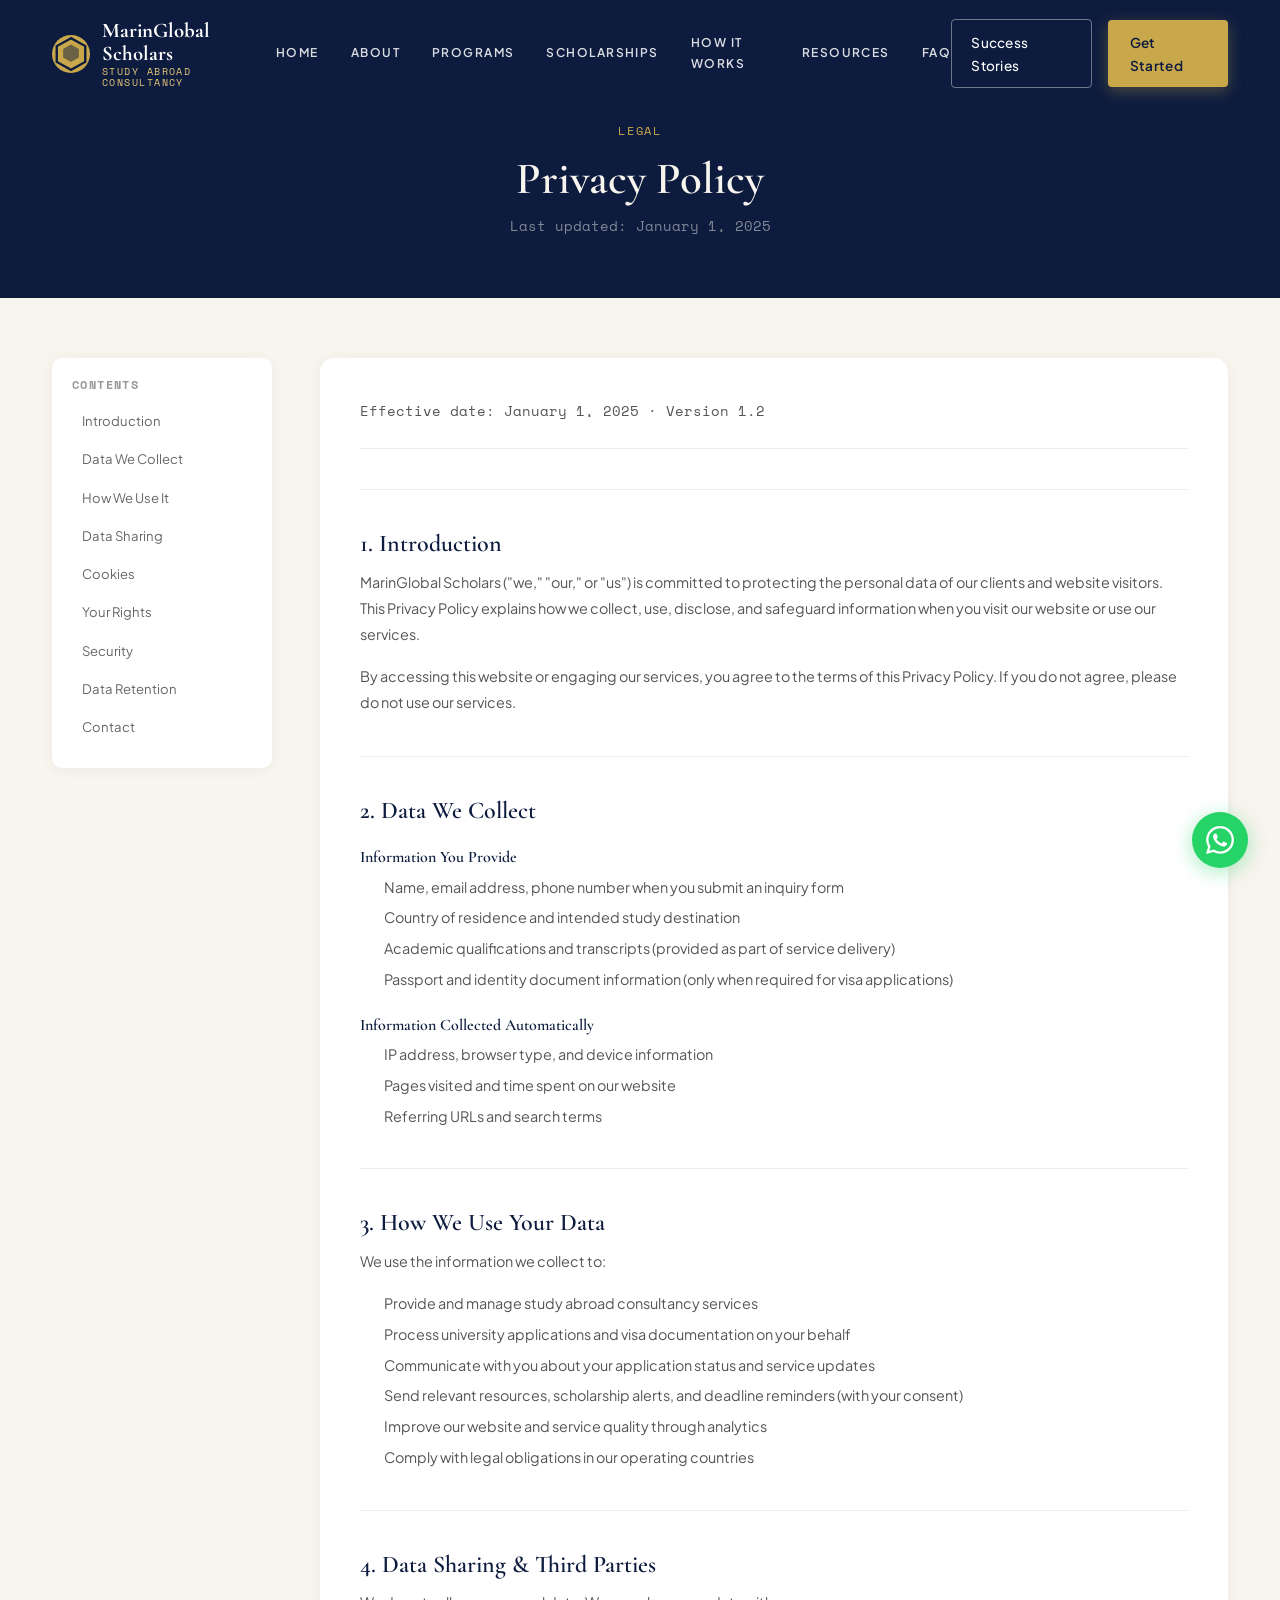
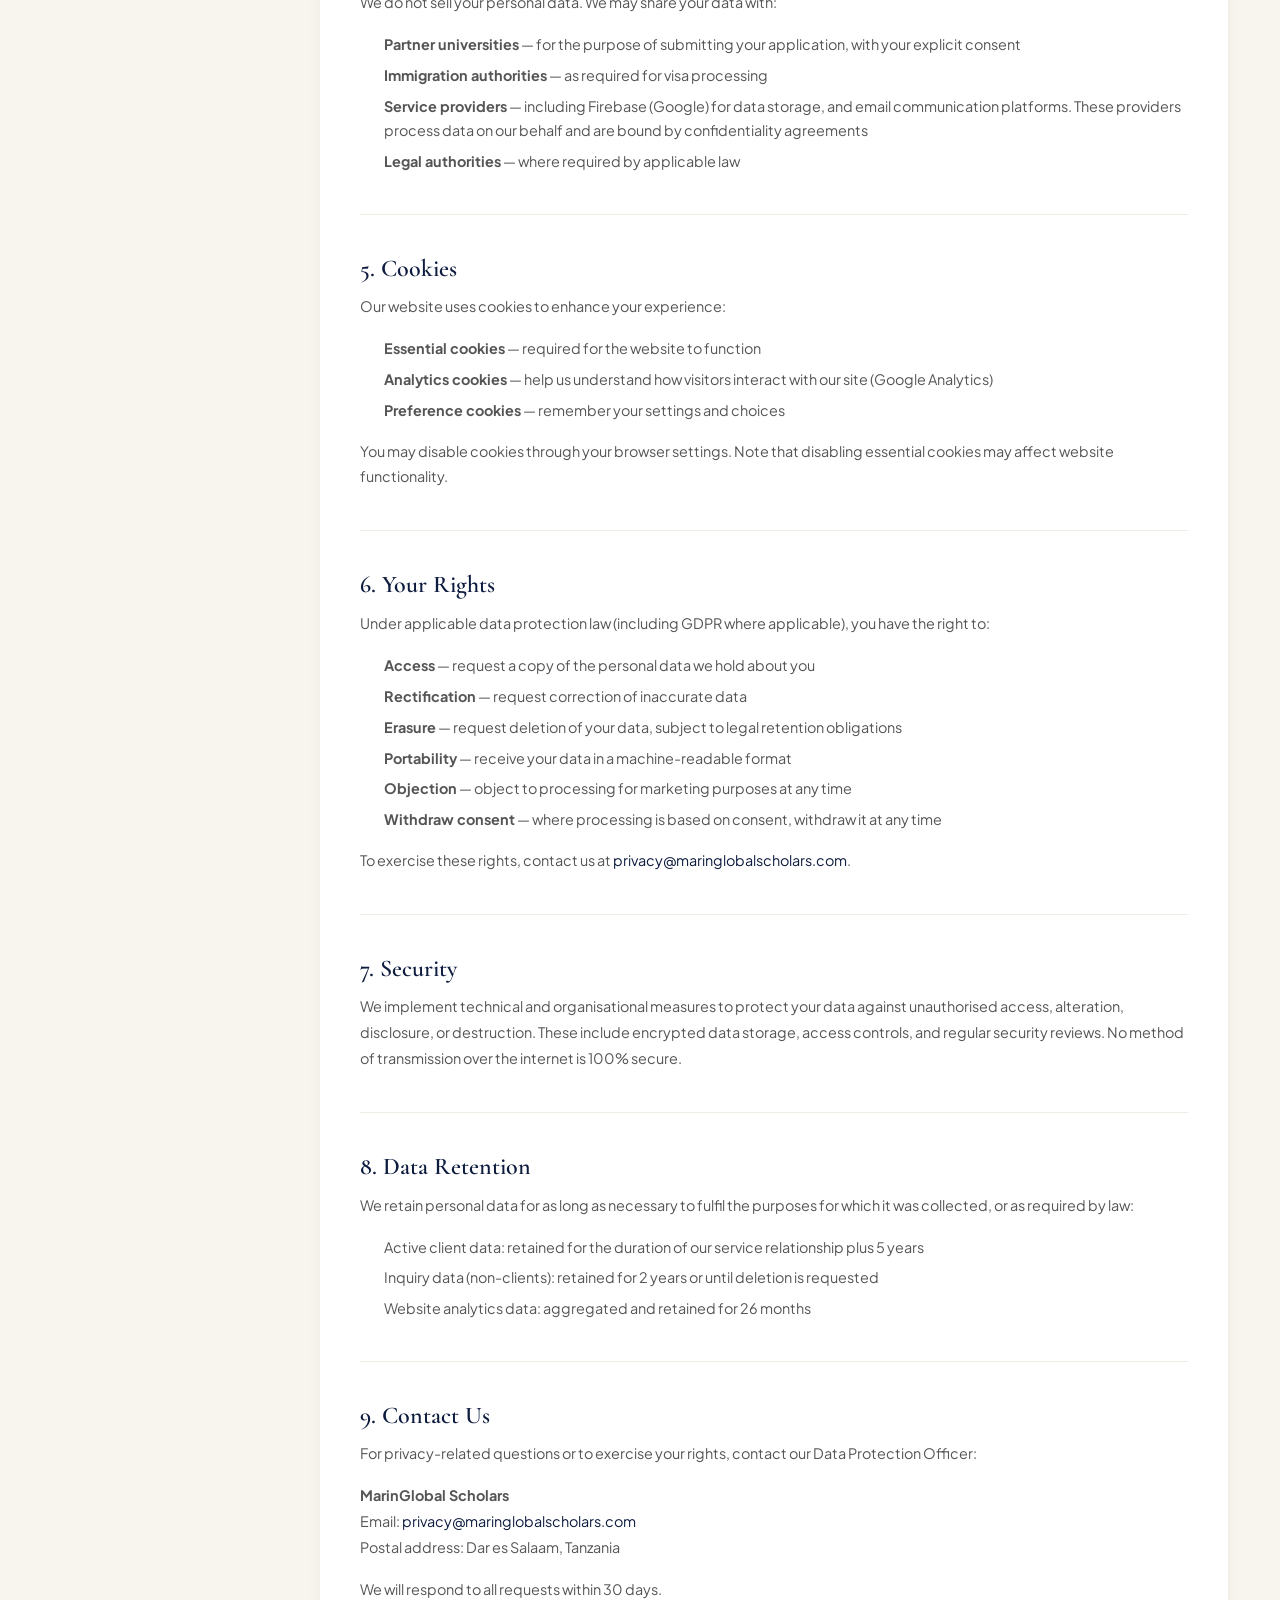
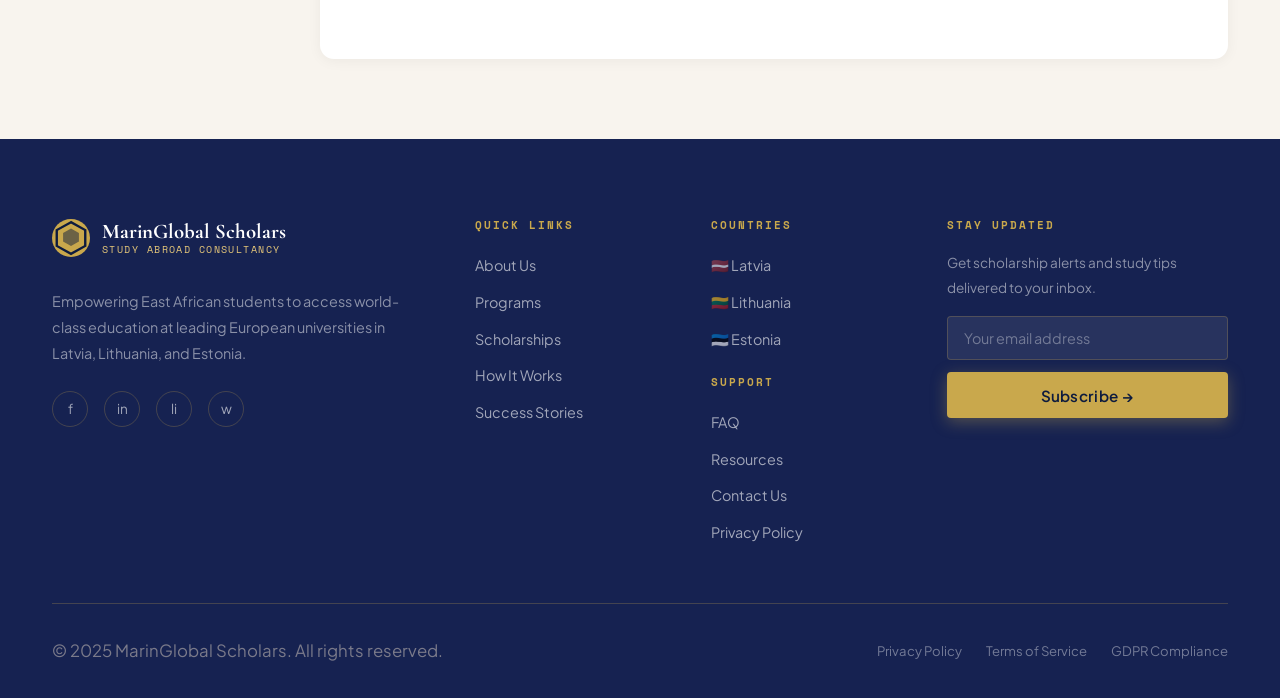
<file: pages/privacy.html>
<!DOCTYPE html>
<html lang="en">
<head>
  <meta charset="UTF-8" />
  <meta name="viewport" content="width=device-width, initial-scale=1.0" />
  <title>Privacy Policy — MarinGlobal Scholars</title>
  <link rel="preconnect" href="https://fonts.googleapis.com" />
  <link href="https://fonts.googleapis.com/css2?family=Cormorant+Garamond:wght@400;600;700&family=DM+Sans:wght@300;400;500;600&family=Space+Mono&display=swap" rel="stylesheet" />
  <link rel="stylesheet" href="../css/style.css" />
  <style>
    .legal-hero{background:var(--navy);padding:120px 0 60px;text-align:center}
    .legal-hero .label{color:var(--gold);font-family:var(--font-mono);font-size:.78rem;letter-spacing:.15em;text-transform:uppercase;margin-bottom:.75rem}
    .legal-hero h1{color:var(--cream);font-family:var(--font-display);font-size:2.8rem;margin-bottom:.5rem}
    .legal-hero p{color:rgba(248,244,238,.5);font-size:.85rem;font-family:var(--font-mono)}
    .legal-body{padding:60px 0 80px;background:var(--cream)}
    .legal-layout{display:grid;grid-template-columns:220px 1fr;gap:3rem;align-items:start}
    .legal-nav{position:sticky;top:90px;background:white;border-radius:10px;padding:1.25rem;box-shadow:0 2px 14px rgba(0,0,0,.05)}
    .legal-nav h4{font-size:.72rem;text-transform:uppercase;letter-spacing:.12em;font-family:var(--font-mono);color:#999;margin-bottom:.75rem}
    .legal-nav a{display:block;padding:.4rem .6rem;border-radius:6px;color:#666;font-size:.82rem;text-decoration:none;transition:all .2s;margin-bottom:.2rem}
    .legal-nav a:hover{background:var(--navy);color:var(--gold)}
    .legal-content{background:white;border-radius:14px;padding:2.5rem;box-shadow:0 2px 14px rgba(0,0,0,.05)}
    .legal-content h2{font-family:var(--font-display);color:var(--navy);font-size:1.5rem;margin:2.5rem 0 .75rem;padding-top:2.5rem;border-top:1px solid #f0ece5}
    .legal-content h2:first-child{margin-top:0;padding-top:0;border-top:none}
    .legal-content h3{color:var(--navy);font-size:1rem;margin:1.5rem 0 .5rem;font-weight:600}
    .legal-content p{color:#555;line-height:1.8;margin-bottom:1rem;font-size:.9rem}
    .legal-content ul{color:#555;padding-left:1.5rem;margin-bottom:1rem}
    .legal-content li{font-size:.9rem;line-height:1.7;margin-bottom:.4rem}
    .legal-content a{color:var(--navy)}
    .last-updated{font-size:.78rem;color:#999;font-family:var(--font-mono);margin-bottom:2rem;padding-bottom:1.5rem;border-bottom:1px solid #f0ece5}
    @media(max-width:768px){.legal-layout{grid-template-columns:1fr}.legal-nav{position:static}}
  </style>
</head>
<body>
  <div id="nav-placeholder"></div>

  <section class="legal-hero">
    <div class="container">
      <p class="label">Legal</p>
      <h1>Privacy Policy</h1>
      <p>Last updated: January 1, 2025</p>
    </div>
  </section>

  <section class="legal-body">
    <div class="container">
      <div class="legal-layout">
        <nav class="legal-nav">
          <h4>Contents</h4>
          <a href="#introduction">Introduction</a>
          <a href="#data-we-collect">Data We Collect</a>
          <a href="#how-we-use">How We Use It</a>
          <a href="#data-sharing">Data Sharing</a>
          <a href="#cookies">Cookies</a>
          <a href="#your-rights">Your Rights</a>
          <a href="#security">Security</a>
          <a href="#retention">Data Retention</a>
          <a href="#contact">Contact</a>
        </nav>

        <div class="legal-content">
          <p class="last-updated">Effective date: January 1, 2025 · Version 1.2</p>

          <h2 id="introduction">1. Introduction</h2>
          <p>MarinGlobal Scholars ("we," "our," or "us") is committed to protecting the personal data of our clients and website visitors. This Privacy Policy explains how we collect, use, disclose, and safeguard information when you visit our website or use our services.</p>
          <p>By accessing this website or engaging our services, you agree to the terms of this Privacy Policy. If you do not agree, please do not use our services.</p>

          <h2 id="data-we-collect">2. Data We Collect</h2>
          <h3>Information You Provide</h3>
          <ul>
            <li>Name, email address, phone number when you submit an inquiry form</li>
            <li>Country of residence and intended study destination</li>
            <li>Academic qualifications and transcripts (provided as part of service delivery)</li>
            <li>Passport and identity document information (only when required for visa applications)</li>
          </ul>
          <h3>Information Collected Automatically</h3>
          <ul>
            <li>IP address, browser type, and device information</li>
            <li>Pages visited and time spent on our website</li>
            <li>Referring URLs and search terms</li>
          </ul>

          <h2 id="how-we-use">3. How We Use Your Data</h2>
          <p>We use the information we collect to:</p>
          <ul>
            <li>Provide and manage study abroad consultancy services</li>
            <li>Process university applications and visa documentation on your behalf</li>
            <li>Communicate with you about your application status and service updates</li>
            <li>Send relevant resources, scholarship alerts, and deadline reminders (with your consent)</li>
            <li>Improve our website and service quality through analytics</li>
            <li>Comply with legal obligations in our operating countries</li>
          </ul>

          <h2 id="data-sharing">4. Data Sharing &amp; Third Parties</h2>
          <p>We do not sell your personal data. We may share your data with:</p>
          <ul>
            <li><strong>Partner universities</strong> — for the purpose of submitting your application, with your explicit consent</li>
            <li><strong>Immigration authorities</strong> — as required for visa processing</li>
            <li><strong>Service providers</strong> — including Firebase (Google) for data storage, and email communication platforms. These providers process data on our behalf and are bound by confidentiality agreements</li>
            <li><strong>Legal authorities</strong> — where required by applicable law</li>
          </ul>

          <h2 id="cookies">5. Cookies</h2>
          <p>Our website uses cookies to enhance your experience:</p>
          <ul>
            <li><strong>Essential cookies</strong> — required for the website to function</li>
            <li><strong>Analytics cookies</strong> — help us understand how visitors interact with our site (Google Analytics)</li>
            <li><strong>Preference cookies</strong> — remember your settings and choices</li>
          </ul>
          <p>You may disable cookies through your browser settings. Note that disabling essential cookies may affect website functionality.</p>

          <h2 id="your-rights">6. Your Rights</h2>
          <p>Under applicable data protection law (including GDPR where applicable), you have the right to:</p>
          <ul>
            <li><strong>Access</strong> — request a copy of the personal data we hold about you</li>
            <li><strong>Rectification</strong> — request correction of inaccurate data</li>
            <li><strong>Erasure</strong> — request deletion of your data, subject to legal retention obligations</li>
            <li><strong>Portability</strong> — receive your data in a machine-readable format</li>
            <li><strong>Objection</strong> — object to processing for marketing purposes at any time</li>
            <li><strong>Withdraw consent</strong> — where processing is based on consent, withdraw it at any time</li>
          </ul>
          <p>To exercise these rights, contact us at <a href="mailto:privacy@maringlobalscholars.com">privacy@maringlobalscholars.com</a>.</p>

          <h2 id="security">7. Security</h2>
          <p>We implement technical and organisational measures to protect your data against unauthorised access, alteration, disclosure, or destruction. These include encrypted data storage, access controls, and regular security reviews. No method of transmission over the internet is 100% secure.</p>

          <h2 id="retention">8. Data Retention</h2>
          <p>We retain personal data for as long as necessary to fulfil the purposes for which it was collected, or as required by law:</p>
          <ul>
            <li>Active client data: retained for the duration of our service relationship plus 5 years</li>
            <li>Inquiry data (non-clients): retained for 2 years or until deletion is requested</li>
            <li>Website analytics data: aggregated and retained for 26 months</li>
          </ul>

          <h2 id="contact">9. Contact Us</h2>
          <p>For privacy-related questions or to exercise your rights, contact our Data Protection Officer:</p>
          <p>
            <strong>MarinGlobal Scholars</strong><br>
            Email: <a href="mailto:privacy@maringlobalscholars.com">privacy@maringlobalscholars.com</a><br>
            Postal address: Dar es Salaam, Tanzania
          </p>
          <p>We will respond to all requests within 30 days.</p>
        </div>
      </div>
    </div>
  </section>

  <div id="footer-placeholder"></div>
  <script src="../js/components.js"></script>
  <script src="../js/main.js"></script>
</body>
</html>
</file>
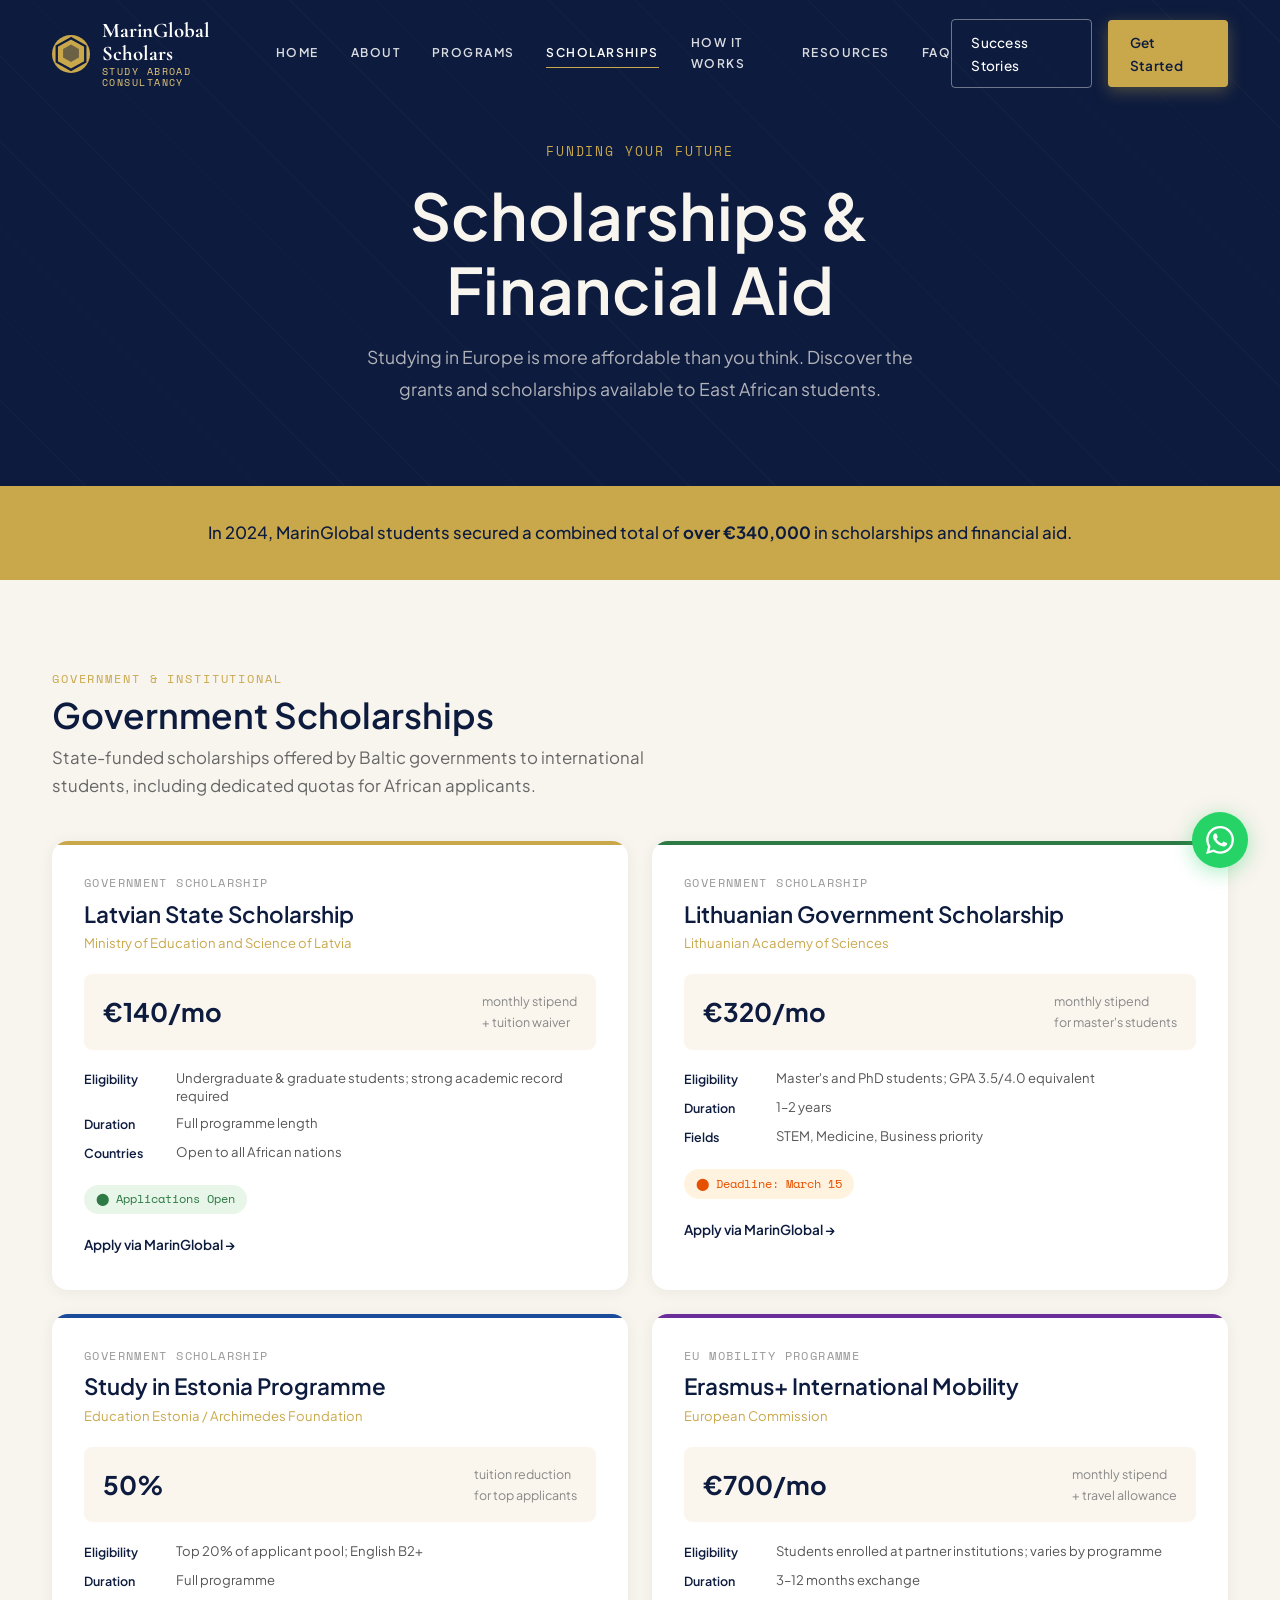
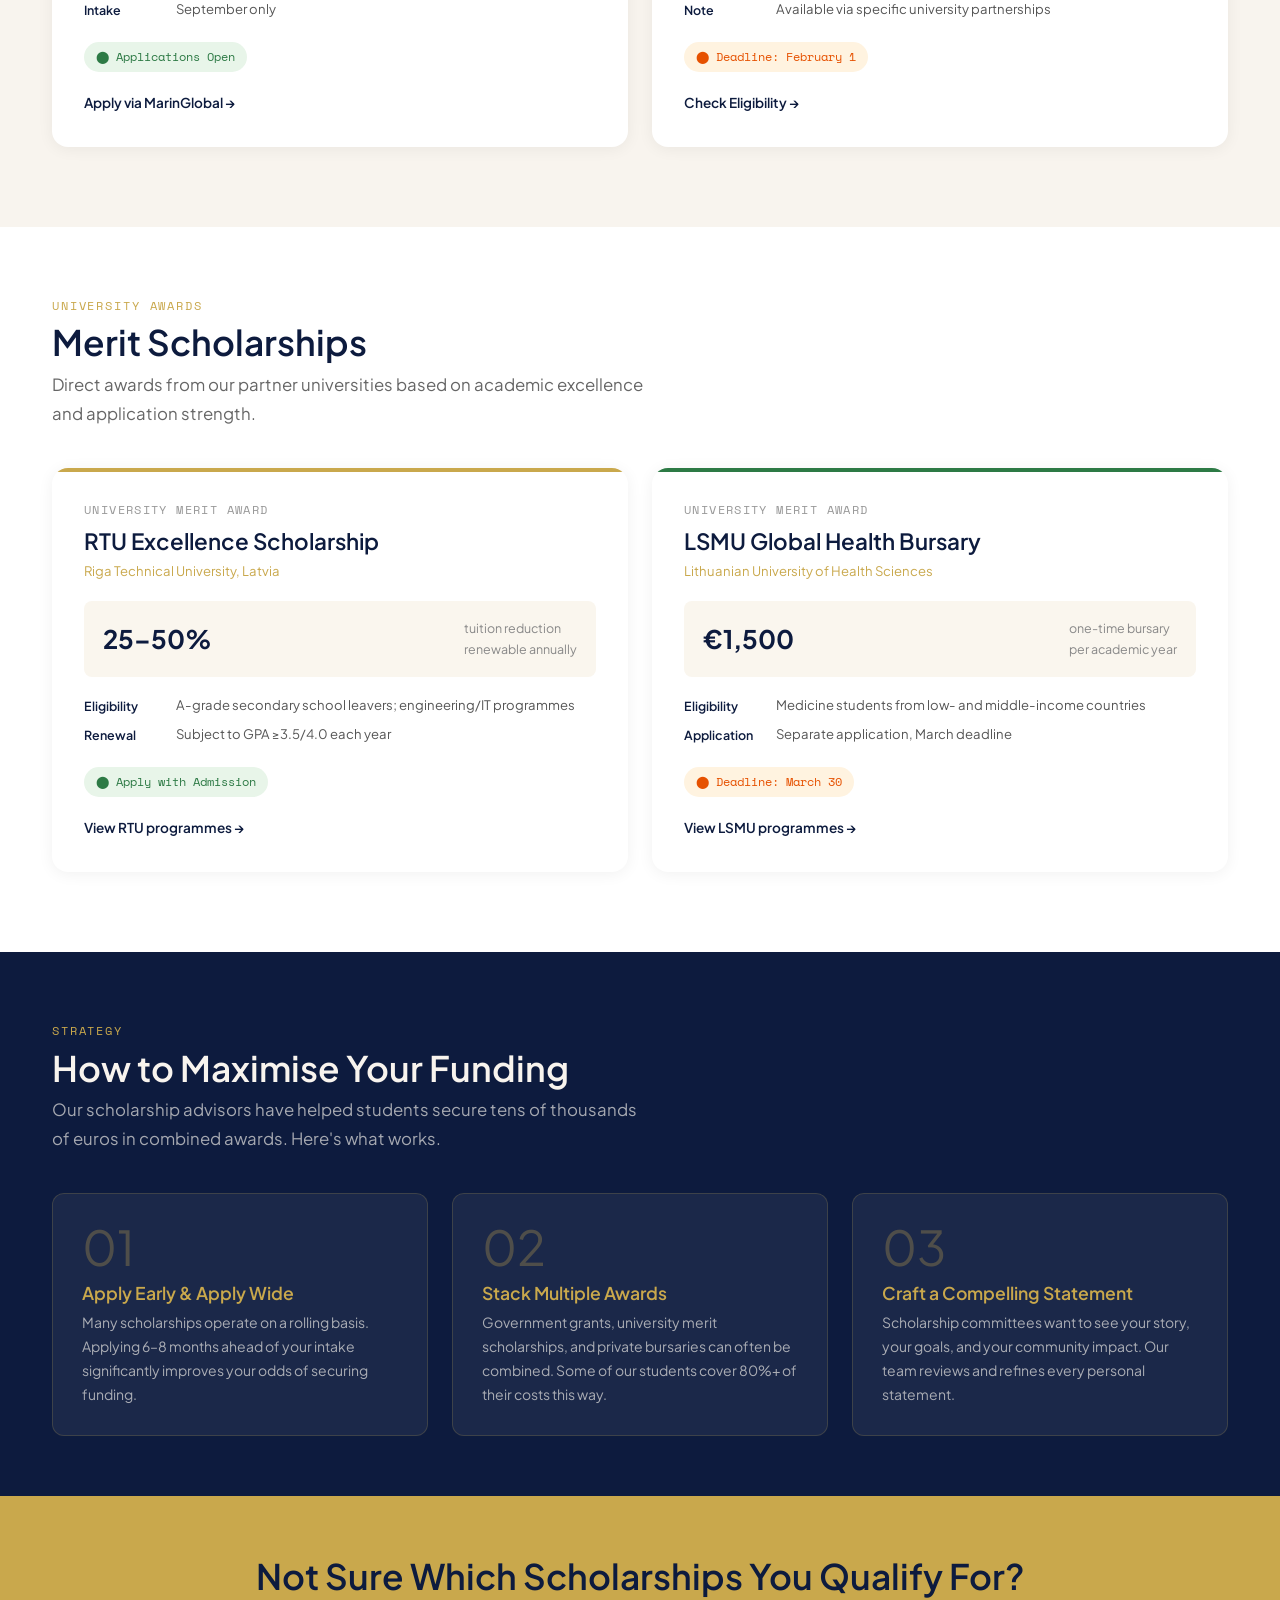
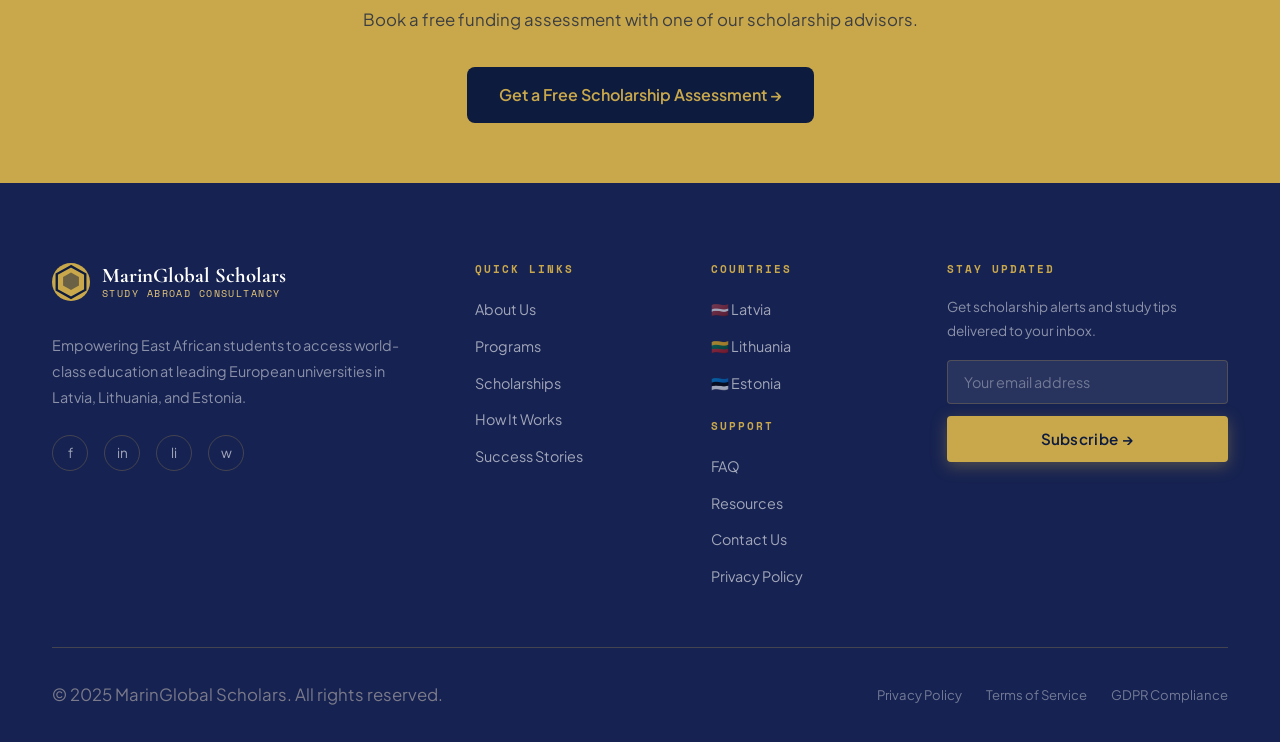
<file: pages/scholarships.html>
<!DOCTYPE html>
<html lang="en">
<head>
  <meta charset="UTF-8" />
  <meta name="viewport" content="width=device-width, initial-scale=1.0" />
  <title>Scholarships & Funding — MarinGlobal Scholars</title>
  <link rel="preconnect" href="https://fonts.googleapis.com" />
  <link href="https://fonts.googleapis.com/css2?family=Cormorant+Garamond:wght@400;600;700&family=Plus+Jakarta+Sans:wght@300;400;500;600;700&family=Space+Mono&display=swap" rel="stylesheet" />
  <link rel="stylesheet" href="../css/style.css" />
  <style>
    .schol-hero {
      background: var(--navy);
      padding: 140px 0 80px;
      text-align: center;
      position: relative;
      overflow: hidden;
    }
    .schol-hero::before {
      content: '';
      position: absolute;
      inset: 0;
      background: repeating-linear-gradient(
        45deg,
        transparent,
        transparent 60px,
        rgba(201,168,76,0.03) 60px,
        rgba(201,168,76,0.03) 61px
      );
    }
    .schol-hero .label { color: var(--gold); font-family: var(--font-mono); font-size: 0.8rem; letter-spacing: 0.15em; text-transform: uppercase; margin-bottom: 1rem; }
    .schol-hero h1 { color: var(--cream); font-family: var(--font-serif); font-size: clamp(2.5rem, 5vw, 4rem); margin-bottom: 1rem; position: relative; }
    .schol-hero p { color: rgba(248,244,238,0.7); font-size: 1.1rem; max-width: 560px; margin: 0 auto; position: relative; }

    .schol-intro { background: var(--gold); padding: 2rem 0; text-align: center; }
    .schol-intro p { color: var(--navy); font-weight: 500; font-size: 1.05rem; }
    .schol-intro strong { font-weight: 700; }

    .schol-section { padding: 80px 0; background: var(--cream); }
    .schol-section + .schol-section { padding-top: 0; }

    .section-header { margin-bottom: 2.5rem; }
    .section-header .label { color: var(--gold); font-family: var(--font-mono); font-size: 0.78rem; letter-spacing: 0.15em; text-transform: uppercase; margin-bottom: 0.4rem; }
    .section-header h2 { font-family: var(--font-serif); color: var(--navy); font-size: 2.2rem; }
    .section-header p { color: #666; max-width: 600px; margin-top: 0.5rem; line-height: 1.7; }

    .schol-grid { display: grid; grid-template-columns: repeat(2, 1fr); gap: 1.5rem; }

    .schol-card { background: white; border-radius: 16px; padding: 2rem; box-shadow: 0 2px 16px rgba(0,0,0,0.06); position: relative; overflow: hidden; transition: transform 0.3s, box-shadow 0.3s; }
    .schol-card:hover { transform: translateY(-4px); box-shadow: 0 12px 40px rgba(0,0,0,0.12); }
    .schol-card::before { content: ''; position: absolute; top: 0; left: 0; right: 0; height: 4px; background: var(--gold); }
    .schol-card.green::before { background: #2d7a45; }
    .schol-card.blue::before { background: #1a4a9a; }
    .schol-card.purple::before { background: #6a2d9a; }

    .schol-type { font-family: var(--font-mono); font-size: 0.72rem; letter-spacing: 0.12em; text-transform: uppercase; color: #999; margin-bottom: 0.5rem; }
    .schol-name { font-family: var(--font-serif); font-size: 1.4rem; color: var(--navy); margin-bottom: 0.25rem; }
    .schol-org { font-size: 0.82rem; color: var(--gold); margin-bottom: 1.2rem; }

    .schol-amount { background: #faf6ee; border-radius: 8px; padding: 1rem 1.2rem; margin-bottom: 1.2rem; display: flex; justify-content: space-between; align-items: center; }
    .schol-amount .amt { font-family: var(--font-serif); font-size: 1.6rem; color: var(--navy); font-weight: 700; }
    .schol-amount .per { font-size: 0.78rem; color: #888; }

    .schol-details { display: flex; flex-direction: column; gap: 0.5rem; margin-bottom: 1.2rem; }
    .schol-detail { display: flex; gap: 0.75rem; align-items: flex-start; }
    .schol-detail .dk { font-size: 0.78rem; font-weight: 600; color: var(--navy); min-width: 80px; }
    .schol-detail .dv { font-size: 0.82rem; color: #555; line-height: 1.4; }

    .deadline-badge { display: inline-flex; align-items: center; gap: 0.4rem; background: #fff3e0; color: #e65100; font-size: 0.75rem; padding: 0.3rem 0.75rem; border-radius: 50px; font-family: var(--font-mono); margin-bottom: 1rem; }
    .deadline-badge.open { background: #e8f5e9; color: #2d7a45; }

    .schol-card .learn-more { color: var(--navy); font-size: 0.85rem; font-weight: 600; text-decoration: none; display: inline-flex; align-items: center; gap: 0.4rem; }
    .schol-card .learn-more:hover { color: var(--gold); }

    .funding-tips { background: var(--navy); padding: 60px 0; }
    .tips-grid { display: grid; grid-template-columns: repeat(3, 1fr); gap: 1.5rem; margin-top: 2.5rem; }
    .tip-card { background: rgba(255,255,255,0.06); border: 1px solid rgba(201,168,76,0.2); border-radius: 12px; padding: 1.8rem; }
    .tip-num { font-family: var(--font-serif); font-size: 3rem; color: rgba(201,168,76,0.3); line-height: 1; margin-bottom: 0.75rem; }
    .tip-card h4 { color: var(--gold); font-family: var(--font-serif); font-size: 1.1rem; margin-bottom: 0.5rem; }
    .tip-card p { color: rgba(248,244,238,0.65); font-size: 0.875rem; line-height: 1.7; }
    .funding-tips .section-header h2 { color: var(--cream); }
    .funding-tips .section-header p { color: rgba(248,244,238,0.65); }
    .funding-tips .section-header .label { color: var(--gold); }

    .cta-banner { background: var(--gold); padding: 60px 0; text-align: center; }
    .cta-banner h2 { font-family: var(--font-serif); color: var(--navy); font-size: 2.2rem; margin-bottom: 0.5rem; }
    .cta-banner p { color: rgba(13,27,62,0.75); margin-bottom: 2rem; }
    .btn-navy { display: inline-block; background: var(--navy); color: var(--gold); padding: 0.9rem 2rem; border-radius: 8px; text-decoration: none; font-weight: 600; transition: all 0.3s; }
    .btn-navy:hover { background: #162a5a; transform: translateY(-2px); }

    @media (max-width: 768px) {
      .schol-grid { grid-template-columns: 1fr; }
      .tips-grid { grid-template-columns: 1fr; }
    }
  </style>
</head>
<body>
  <div id="nav-placeholder"></div>

  <section class="schol-hero">
    <div class="container">
      <p class="label">Funding Your Future</p>
      <h1>Scholarships &<br>Financial Aid</h1>
      <p>Studying in Europe is more affordable than you think. Discover the grants and scholarships available to East African students.</p>
    </div>
  </section>

  <div class="schol-intro">
    <div class="container">
      <p>In 2024, MarinGlobal students secured a combined total of <strong>over €340,000</strong> in scholarships and financial aid.</p>
    </div>
  </div>

  <section class="schol-section">
    <div class="container">
      <div class="section-header" data-reveal>
        <p class="label">Government & Institutional</p>
        <h2>Government Scholarships</h2>
        <p>State-funded scholarships offered by Baltic governments to international students, including dedicated quotas for African applicants.</p>
      </div>
      <div class="schol-grid" data-reveal-stagger>

        <div class="schol-card">
          <p class="schol-type">Government Scholarship</p>
          <h3 class="schol-name">Latvian State Scholarship</h3>
          <p class="schol-org">Ministry of Education and Science of Latvia</p>
          <div class="schol-amount"><span class="amt">€140/mo</span><span class="per">monthly stipend<br>+ tuition waiver</span></div>
          <div class="schol-details">
            <div class="schol-detail"><span class="dk">Eligibility</span><span class="dv">Undergraduate & graduate students; strong academic record required</span></div>
            <div class="schol-detail"><span class="dk">Duration</span><span class="dv">Full programme length</span></div>
            <div class="schol-detail"><span class="dk">Countries</span><span class="dv">Open to all African nations</span></div>
          </div>
          <span class="deadline-badge open">⬤ Applications Open</span>
          <br><a href="contact.html" class="learn-more">Apply via MarinGlobal →</a>
        </div>

        <div class="schol-card green">
          <p class="schol-type">Government Scholarship</p>
          <h3 class="schol-name">Lithuanian Government Scholarship</h3>
          <p class="schol-org">Lithuanian Academy of Sciences</p>
          <div class="schol-amount"><span class="amt">€320/mo</span><span class="per">monthly stipend<br>for master's students</span></div>
          <div class="schol-details">
            <div class="schol-detail"><span class="dk">Eligibility</span><span class="dv">Master's and PhD students; GPA 3.5/4.0 equivalent</span></div>
            <div class="schol-detail"><span class="dk">Duration</span><span class="dv">1–2 years</span></div>
            <div class="schol-detail"><span class="dk">Fields</span><span class="dv">STEM, Medicine, Business priority</span></div>
          </div>
          <span class="deadline-badge">⬤ Deadline: March 15</span>
          <br><a href="contact.html" class="learn-more">Apply via MarinGlobal →</a>
        </div>

        <div class="schol-card blue">
          <p class="schol-type">Government Scholarship</p>
          <h3 class="schol-name">Study in Estonia Programme</h3>
          <p class="schol-org">Education Estonia / Archimedes Foundation</p>
          <div class="schol-amount"><span class="amt">50%</span><span class="per">tuition reduction<br>for top applicants</span></div>
          <div class="schol-details">
            <div class="schol-detail"><span class="dk">Eligibility</span><span class="dv">Top 20% of applicant pool; English B2+</span></div>
            <div class="schol-detail"><span class="dk">Duration</span><span class="dv">Full programme</span></div>
            <div class="schol-detail"><span class="dk">Intake</span><span class="dv">September only</span></div>
          </div>
          <span class="deadline-badge open">⬤ Applications Open</span>
          <br><a href="contact.html" class="learn-more">Apply via MarinGlobal →</a>
        </div>

        <div class="schol-card purple">
          <p class="schol-type">EU Mobility Programme</p>
          <h3 class="schol-name">Erasmus+ International Mobility</h3>
          <p class="schol-org">European Commission</p>
          <div class="schol-amount"><span class="amt">€700/mo</span><span class="per">monthly stipend<br>+ travel allowance</span></div>
          <div class="schol-details">
            <div class="schol-detail"><span class="dk">Eligibility</span><span class="dv">Students enrolled at partner institutions; varies by programme</span></div>
            <div class="schol-detail"><span class="dk">Duration</span><span class="dv">3–12 months exchange</span></div>
            <div class="schol-detail"><span class="dk">Note</span><span class="dv">Available via specific university partnerships</span></div>
          </div>
          <span class="deadline-badge">⬤ Deadline: February 1</span>
          <br><a href="contact.html" class="learn-more">Check Eligibility →</a>
        </div>

      </div>
    </div>
  </section>

  <section class="schol-section" style="background: white; padding: 60px 0 80px;">
    <div class="container">
      <div class="section-header" data-reveal>
        <p class="label">University Awards</p>
        <h2>Merit Scholarships</h2>
        <p>Direct awards from our partner universities based on academic excellence and application strength.</p>
      </div>
      <div class="schol-grid" data-reveal-stagger>

        <div class="schol-card">
          <p class="schol-type">University Merit Award</p>
          <h3 class="schol-name">RTU Excellence Scholarship</h3>
          <p class="schol-org">Riga Technical University, Latvia</p>
          <div class="schol-amount"><span class="amt">25–50%</span><span class="per">tuition reduction<br>renewable annually</span></div>
          <div class="schol-details">
            <div class="schol-detail"><span class="dk">Eligibility</span><span class="dv">A-grade secondary school leavers; engineering/IT programmes</span></div>
            <div class="schol-detail"><span class="dk">Renewal</span><span class="dv">Subject to GPA ≥3.5/4.0 each year</span></div>
          </div>
          <span class="deadline-badge open">⬤ Apply with Admission</span>
          <br><a href="programs.html?country=latvia" class="learn-more">View RTU programmes →</a>
        </div>

        <div class="schol-card green">
          <p class="schol-type">University Merit Award</p>
          <h3 class="schol-name">LSMU Global Health Bursary</h3>
          <p class="schol-org">Lithuanian University of Health Sciences</p>
          <div class="schol-amount"><span class="amt">€1,500</span><span class="per">one-time bursary<br>per academic year</span></div>
          <div class="schol-details">
            <div class="schol-detail"><span class="dk">Eligibility</span><span class="dv">Medicine students from low- and middle-income countries</span></div>
            <div class="schol-detail"><span class="dk">Application</span><span class="dv">Separate application, March deadline</span></div>
          </div>
          <span class="deadline-badge">⬤ Deadline: March 30</span>
          <br><a href="programs.html?country=lithuania" class="learn-more">View LSMU programmes →</a>
        </div>

      </div>
    </div>
  </section>

  <section class="funding-tips">
    <div class="container">
      <div class="section-header" data-reveal>
        <p class="label">Strategy</p>
        <h2>How to Maximise Your Funding</h2>
        <p>Our scholarship advisors have helped students secure tens of thousands of euros in combined awards. Here's what works.</p>
      </div>
      <div class="tips-grid" data-reveal-stagger>
        <div class="tip-card">
          <div class="tip-num">01</div>
          <h4>Apply Early & Apply Wide</h4>
          <p>Many scholarships operate on a rolling basis. Applying 6–8 months ahead of your intake significantly improves your odds of securing funding.</p>
        </div>
        <div class="tip-card">
          <div class="tip-num">02</div>
          <h4>Stack Multiple Awards</h4>
          <p>Government grants, university merit scholarships, and private bursaries can often be combined. Some of our students cover 80%+ of their costs this way.</p>
        </div>
        <div class="tip-card">
          <div class="tip-num">03</div>
          <h4>Craft a Compelling Statement</h4>
          <p>Scholarship committees want to see your story, your goals, and your community impact. Our team reviews and refines every personal statement.</p>
        </div>
      </div>
    </div>
  </section>

  <section class="cta-banner">
    <div class="container">
      <h2>Not Sure Which Scholarships You Qualify For?</h2>
      <p>Book a free funding assessment with one of our scholarship advisors.</p>
      <a href="contact.html" class="btn-navy">Get a Free Scholarship Assessment →</a>
    </div>
  </section>

  <div id="footer-placeholder"></div>
  <script src="../js/components.js"></script>
  <script src="../js/main.js"></script>
  <script src="../js/firebase-config.js"></script>
  <script type="module">
    import { initializeApp, getApps } from "https://www.gstatic.com/firebasejs/12.11.0/firebase-app.js";
    import { getFirestore, collection, getDocs, query, where, orderBy }
      from "https://www.gstatic.com/firebasejs/12.11.0/firebase-firestore.js";

    const TYPE_COLORS = {
      government: '',
      university:  'green',
      eu:          'blue',
      private:     'purple'
    };

    const cfg = window.FIREBASE_CONFIG;
    if (!cfg || cfg.apiKey === 'YOUR_API_KEY') return;

    const app = getApps().length ? getApps()[0] : initializeApp(cfg);
    const db  = getFirestore(app);

    getDocs(query(collection(db,'scholarships'), where('published','==',true), orderBy('createdAt','asc')))
      .then(snap => {
        const scholarships = snap.docs.map(d => d.data());

        // Find the static scholarship sections and replace them if we have data
        const staticSections = document.querySelectorAll('.schol-section');
        if (!scholarships.length) {
          // Show "coming soon" message — replace first section content
          if (staticSections.length) {
            staticSections.forEach((s, i) => { if (i > 0) s.remove(); });
            const first = staticSections[0];
            first.innerHTML = `
              <div class="container" style="text-align:center;padding:2rem 0">
                <div style="width:72px;height:72px;background:rgba(201,168,76,.12);border-radius:50%;display:flex;align-items:center;justify-content:center;margin:0 auto 1.5rem">
                  <svg width="32" height="32" viewBox="0 0 24 24" fill="none" stroke="#C9A84C" stroke-width="1.5"><circle cx="12" cy="12" r="10"/><path d="M12 8v4l3 3"/></svg>
                </div>
                <h2 style="font-family:var(--font-serif);color:var(--navy);font-size:2rem;margin-bottom:.75rem">Scholarships Coming Soon</h2>
                <p style="max-width:480px;margin:0 auto 1.5rem;color:#666">We are currently compiling the latest scholarship opportunities for East African students. Check back shortly, or get in touch and we will notify you when new funding becomes available.</p>
                <a href="contact.html" class="btn-navy" style="display:inline-block;background:var(--navy);color:var(--gold);padding:.85rem 2rem;border-radius:8px;text-decoration:none;font-weight:600">Notify Me</a>
              </div>`;
          }
          return;
        }

        // Group by type
        const govSchols  = scholarships.filter(s => s.type === 'government');
        const uniSchols  = scholarships.filter(s => s.type === 'university');
        const otherSchols = scholarships.filter(s => s.type !== 'government' && s.type !== 'university');

        function buildCards(list) {
          return list.map(s => {
            const colorClass = TYPE_COLORS[s.type] || '';
            const deadlineOpen = (s.deadline||'').toLowerCase().includes('open') || (s.deadline||'').toLowerCase().includes('rolling');
            return `<div class="schol-card ${colorClass}">
              <p class="schol-type">${s.type ? s.type.charAt(0).toUpperCase()+s.type.slice(1)+' Scholarship' : 'Scholarship'}</p>
              <h3 class="schol-name">${s.name||''}</h3>
              <p class="schol-org">${s.org||''}</p>
              ${s.amount ? `<div class="schol-amount"><span class="amt">${s.amount}</span></div>` : ''}
              ${s.eligibility ? `<div class="schol-details"><div class="schol-detail"><span class="dk">Eligibility</span><span class="dv">${s.eligibility}</span></div></div>` : ''}
              ${s.description ? `<p style="font-size:.85rem;color:#555;line-height:1.6;margin-bottom:1rem">${s.description}</p>` : ''}
              ${s.deadline ? `<span class="deadline-badge ${deadlineOpen ? 'open' : ''}">&bull; ${s.deadline}</span><br>` : ''}
              <a href="contact.html" class="learn-more">Apply via MarinGlobal &rarr;</a>
            </div>`;
          }).join('');
        }

        // Replace static sections
        if (staticSections.length >= 2) {
          if (govSchols.length) {
            staticSections[0].querySelector('.schol-grid').innerHTML = buildCards(govSchols);
          }
          if (uniSchols.length) {
            staticSections[1].querySelector('.schol-grid').innerHTML = buildCards(uniSchols);
          }
          if (otherSchols.length) {
            const extra = document.createElement('section');
            extra.className = 'schol-section';
            extra.style.background = '#fff';
            extra.style.paddingBottom = '80px';
            extra.innerHTML = `<div class="container"><div class="section-header"><p class="label">Additional Funding</p><h2>Other Scholarships</h2></div><div class="schol-grid">${buildCards(otherSchols)}</div></div>`;
            staticSections[1].after(extra);
          }
        }
      })
      .catch(() => {}); // keep static content on error
  </script>
</body>
</html>
</file>
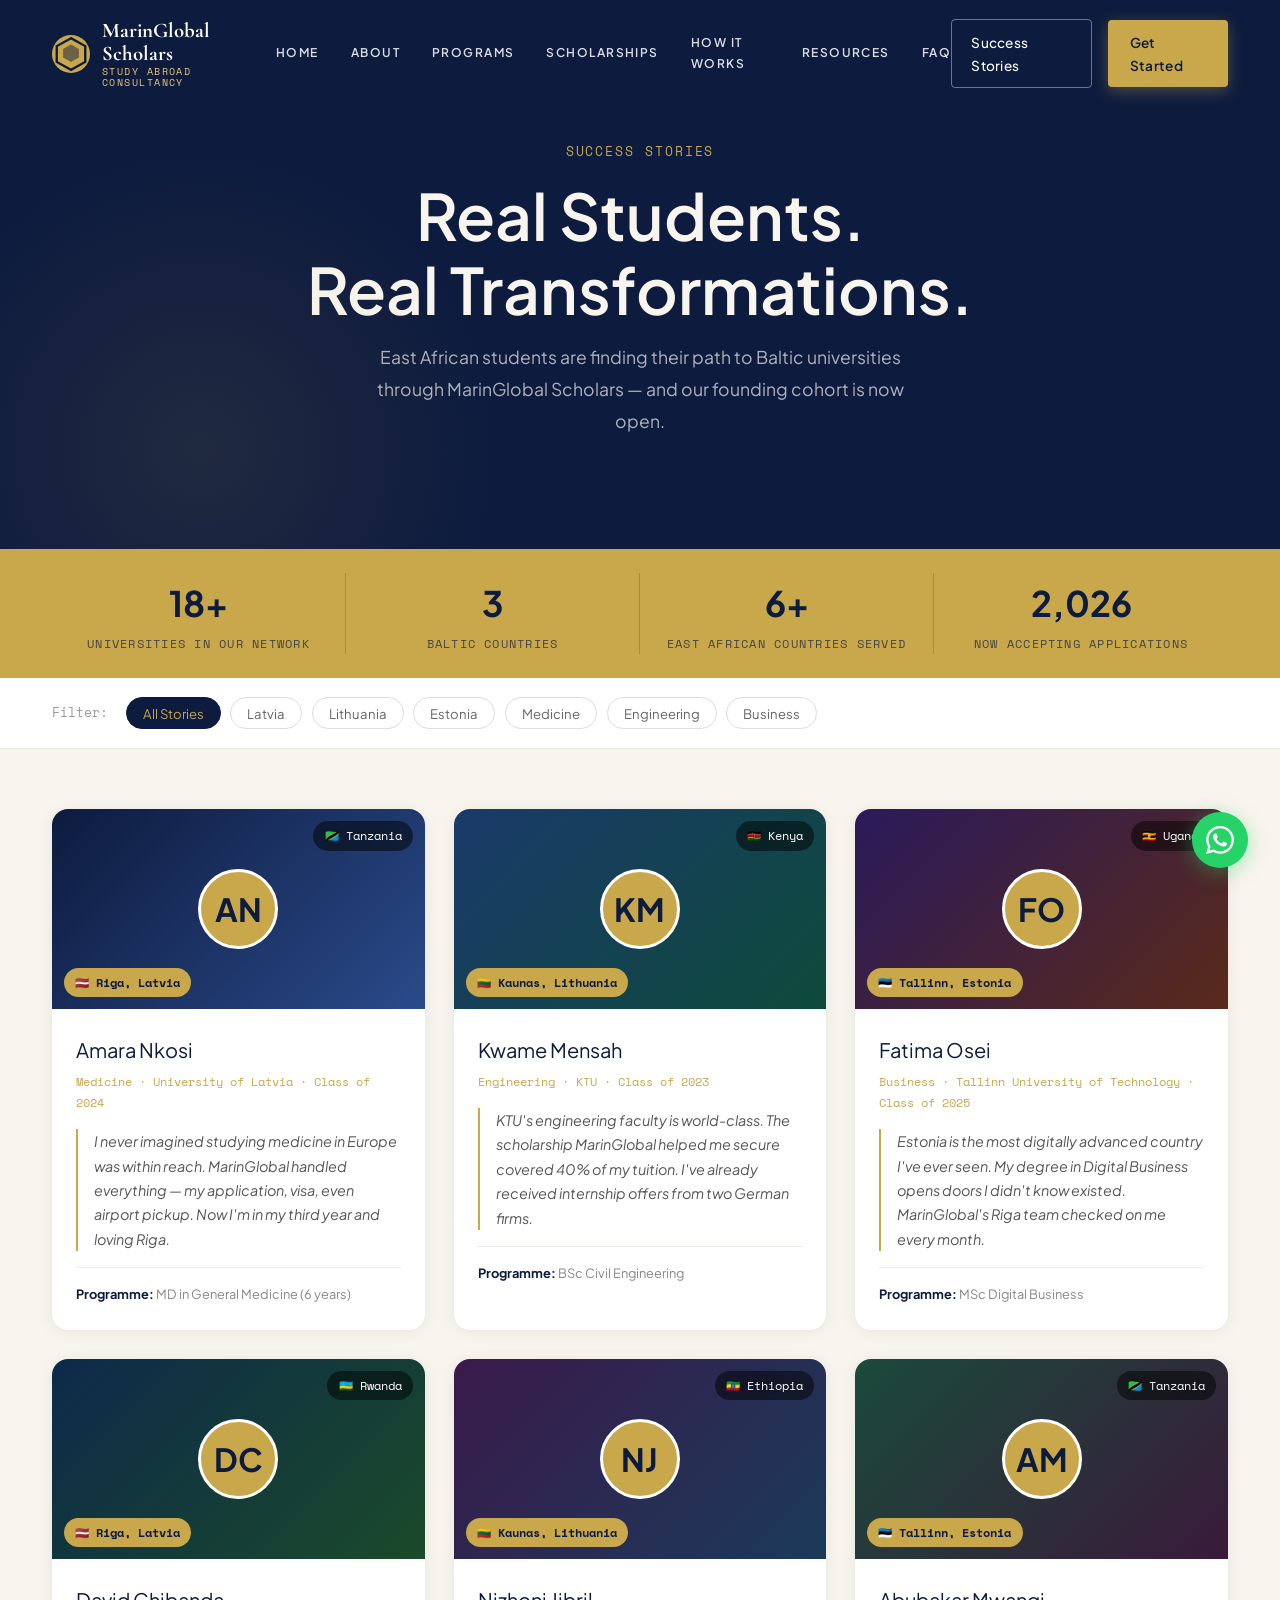
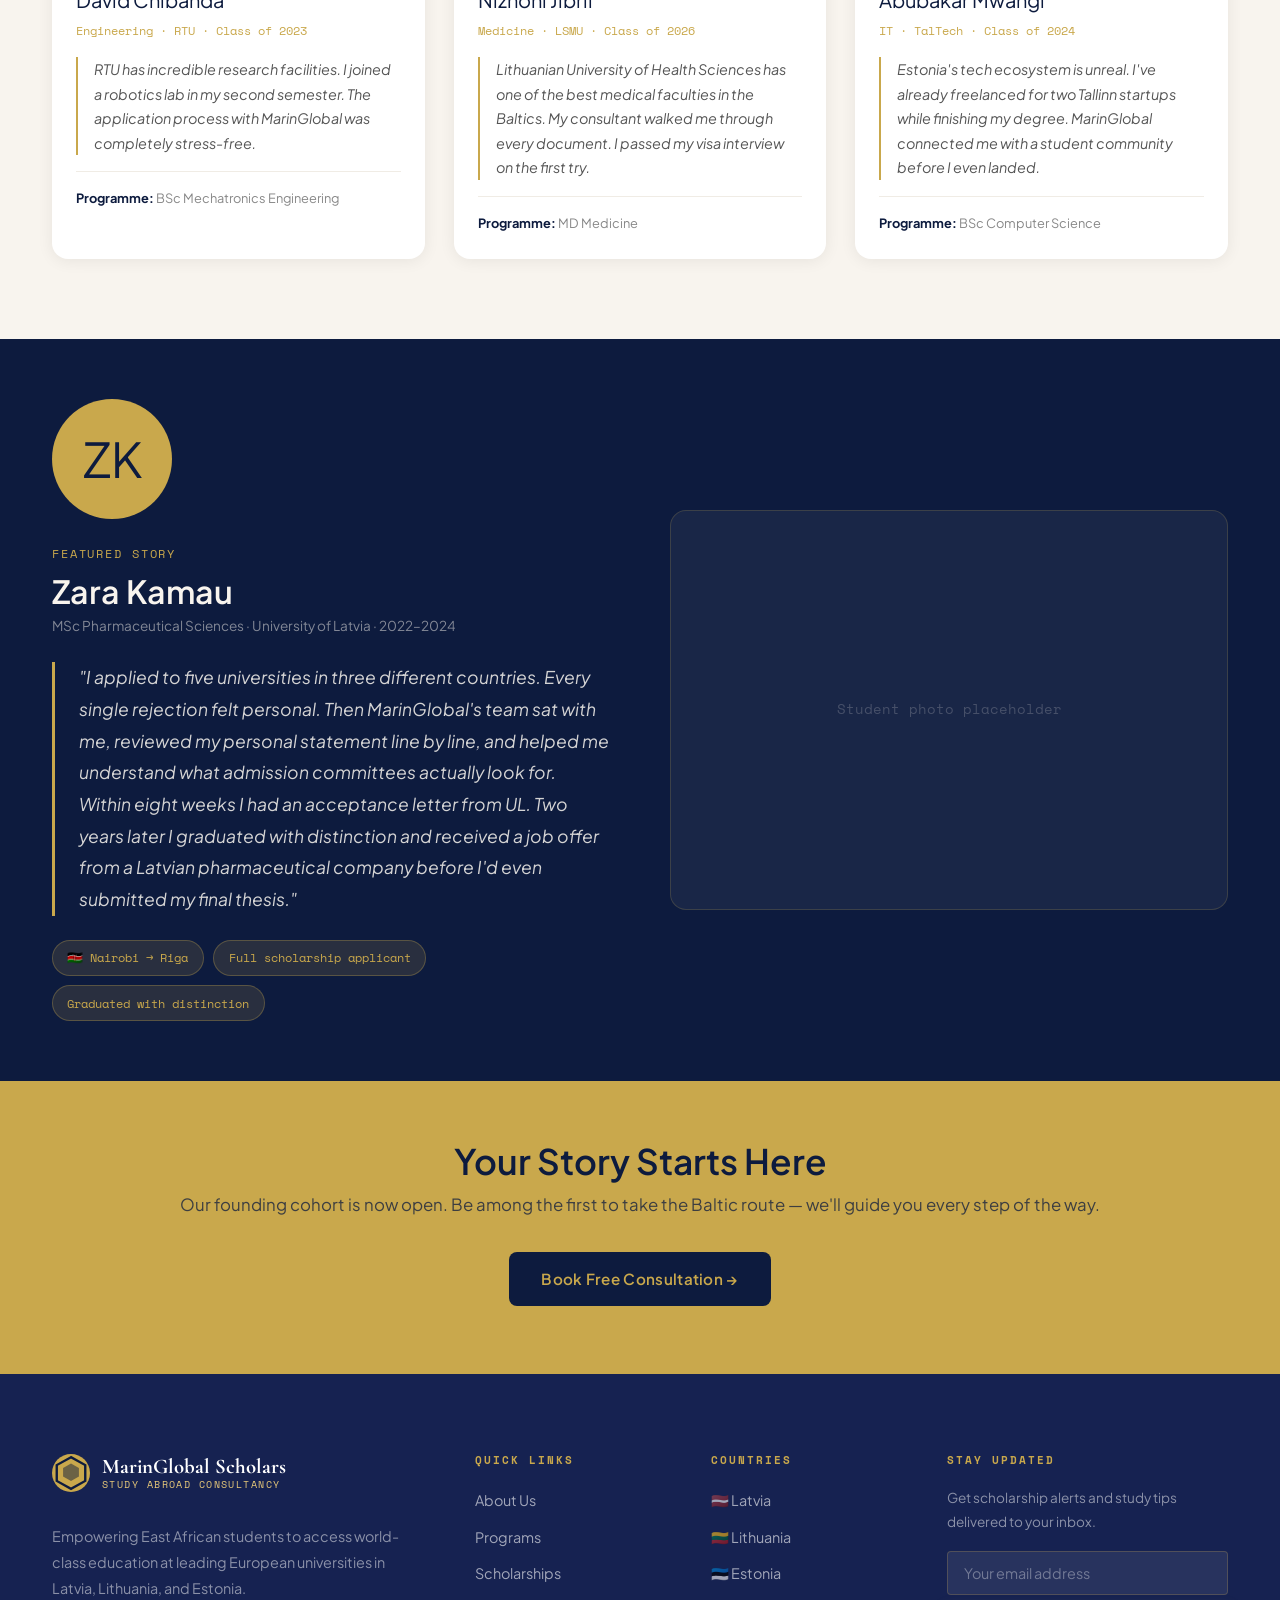
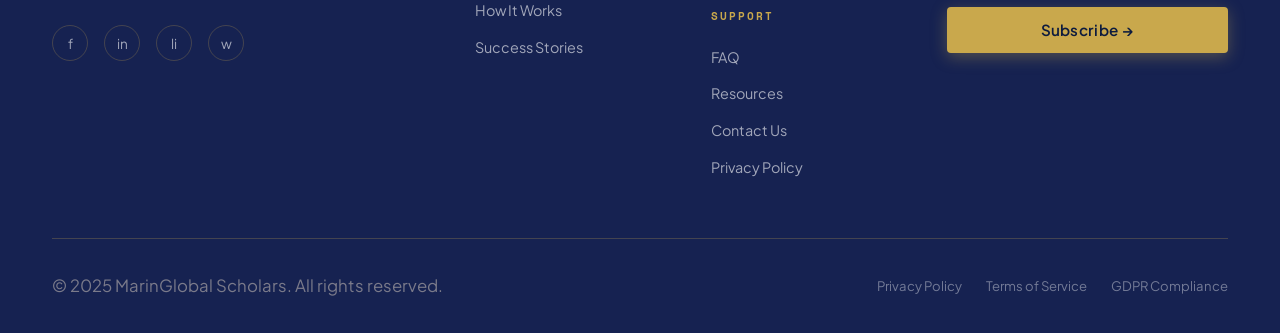
<file: pages/testimonials.html>
<!DOCTYPE html>
<html lang="en">
<head>
  <meta charset="UTF-8" />
  <meta name="viewport" content="width=device-width, initial-scale=1.0" />
  <title>Success Stories — MarinGlobal Scholars</title>
  <link rel="preconnect" href="https://fonts.googleapis.com" />
  <link href="https://fonts.googleapis.com/css2?family=Cormorant+Garamond:wght@400;600;700&family=DM+Sans:wght@300;400;500;600&family=Space+Mono&display=swap" rel="stylesheet" />
  <link rel="stylesheet" href="../css/style.css" />
  <style>
    .testi-hero {
      background: var(--navy);
      padding: 140px 0 80px;
      text-align: center;
      position: relative;
      overflow: hidden;
    }
    .testi-hero::before {
      content: '';
      position: absolute;
      width: 600px; height: 600px;
      border-radius: 50%;
      background: radial-gradient(circle, rgba(201,168,76,0.1) 0%, transparent 70%);
      bottom: -200px; left: -100px;
    }
    .testi-hero .label { color: var(--gold); font-family: var(--font-mono); font-size: 0.8rem; letter-spacing: 0.15em; text-transform: uppercase; margin-bottom: 1rem; }
    .testi-hero h1 { color: var(--cream); font-family: var(--font-serif); font-size: clamp(2.5rem, 5vw, 4rem); margin-bottom: 1rem; }
    .testi-hero p { color: rgba(248,244,238,0.7); font-size: 1.1rem; max-width: 540px; margin: 0 auto 2rem; }

    .stats-bar { background: var(--gold); padding: 1.5rem 0; }
    .stats-bar .stats-grid { display: grid; grid-template-columns: repeat(4, 1fr); }
    .stat-item { text-align: center; padding: 0 1rem; border-right: 1px solid rgba(13,27,62,0.2); }
    .stat-item:last-child { border-right: none; }
    .stat-item .num { font-family: var(--font-serif); font-size: 2.2rem; color: var(--navy); font-weight: 700; }
    .stat-item .lbl { font-size: 0.78rem; color: rgba(13,27,62,0.7); text-transform: uppercase; letter-spacing: 0.1em; font-family: var(--font-mono); }

    .filter-bar { background: white; border-bottom: 1px solid #e8e3db; padding: 1.2rem 0; position: sticky; top: 72px; z-index: 100; }
    .filter-bar .filters { display: flex; gap: 0.6rem; flex-wrap: wrap; align-items: center; }
    .filter-bar .filter-label { font-size: 0.8rem; color: #999; font-family: var(--font-mono); margin-right: 0.5rem; }
    .filter-pill { padding: 0.4rem 1rem; border-radius: 50px; border: 1.5px solid #ddd; font-size: 0.82rem; cursor: pointer; background: white; color: #666; transition: all 0.2s; font-family: var(--font-sans); }
    .filter-pill.active, .filter-pill:hover { background: var(--navy); border-color: var(--navy); color: var(--gold); }

    .stories-section { padding: 60px 0 80px; background: var(--cream); }
    .stories-grid { display: grid; grid-template-columns: repeat(3, 1fr); gap: 1.8rem; }

    .story-card { background: white; border-radius: 16px; overflow: hidden; box-shadow: 0 2px 16px rgba(0,0,0,0.07); transition: transform 0.3s, box-shadow 0.3s; }
    .story-card:hover { transform: translateY(-4px); box-shadow: 0 12px 40px rgba(0,0,0,0.12); }
    .story-card.hidden { display: none; }

    .story-img { width: 100%; height: 200px; object-fit: cover; background: linear-gradient(135deg, var(--navy) 0%, #2a4a8a 100%); display: flex; align-items: center; justify-content: center; position: relative; overflow: hidden; }
    .story-avatar { width: 80px; height: 80px; border-radius: 50%; background: var(--gold); display: flex; align-items: center; justify-content: center; font-family: var(--font-serif); font-size: 2rem; color: var(--navy); font-weight: 700; border: 3px solid white; }
    .story-country-badge { position: absolute; top: 12px; right: 12px; background: rgba(0,0,0,0.5); backdrop-filter: blur(8px); color: white; font-size: 0.72rem; padding: 0.3rem 0.7rem; border-radius: 50px; font-family: var(--font-mono); }
    .story-dest-badge { position: absolute; bottom: 12px; left: 12px; background: var(--gold); color: var(--navy); font-size: 0.72rem; padding: 0.3rem 0.7rem; border-radius: 50px; font-family: var(--font-mono); font-weight: 600; }

    .story-body { padding: 1.5rem; }
    .story-name { font-family: var(--font-serif); font-size: 1.25rem; color: var(--navy); margin-bottom: 0.2rem; }
    .story-meta { font-size: 0.78rem; color: var(--gold); font-family: var(--font-mono); margin-bottom: 1rem; }
    .story-quote { font-size: 0.9rem; color: #555; line-height: 1.7; font-style: italic; position: relative; padding-left: 1rem; border-left: 2px solid var(--gold); }
    .story-program { margin-top: 1rem; padding-top: 1rem; border-top: 1px solid #f0ece5; font-size: 0.8rem; color: #888; }
    .story-program strong { color: var(--navy); }

    .featured-story { padding: 60px 0; background: var(--navy); }
    .featured-story .inner { display: grid; grid-template-columns: 1fr 1fr; gap: 60px; align-items: center; }
    .featured-story .avatar-lg { width: 120px; height: 120px; border-radius: 50%; background: var(--gold); display: flex; align-items: center; justify-content: center; font-family: var(--font-serif); font-size: 3rem; color: var(--navy); margin-bottom: 1.5rem; }
    .featured-story .label { color: var(--gold); font-family: var(--font-mono); font-size: 0.78rem; letter-spacing: 0.15em; text-transform: uppercase; margin-bottom: 0.5rem; }
    .featured-story h2 { font-family: var(--font-serif); color: var(--cream); font-size: 2rem; margin-bottom: 0.25rem; }
    .featured-story .sub { color: rgba(248,244,238,0.5); font-size: 0.85rem; margin-bottom: 1.5rem; }
    .featured-story blockquote { color: rgba(248,244,238,0.85); font-size: 1.1rem; line-height: 1.8; font-style: italic; border-left: 3px solid var(--gold); padding-left: 1.5rem; margin: 0; }
    .featured-story .stats-pills { display: flex; gap: 0.6rem; flex-wrap: wrap; margin-top: 1.5rem; }
    .stat-pill { background: rgba(201,168,76,0.15); border: 1px solid rgba(201,168,76,0.3); color: var(--gold); font-size: 0.78rem; padding: 0.4rem 0.9rem; border-radius: 50px; font-family: var(--font-mono); }
    .featured-img-placeholder { background: rgba(255,255,255,0.05); border-radius: 16px; height: 400px; display: flex; align-items: center; justify-content: center; border: 1px solid rgba(201,168,76,0.2); }
    .featured-img-placeholder span { color: rgba(248,244,238,0.2); font-family: var(--font-mono); font-size: 0.85rem; }

    .cta-strip { background: var(--gold); padding: 60px 0; text-align: center; }
    .cta-strip h2 { font-family: var(--font-serif); color: var(--navy); font-size: 2.2rem; margin-bottom: 0.5rem; }
    .cta-strip p { color: rgba(13,27,62,0.75); margin-bottom: 2rem; }
    .cta-strip .btn { background: var(--navy); color: var(--gold); padding: 0.9rem 2rem; border-radius: 8px; text-decoration: none; font-weight: 600; transition: all 0.3s; display: inline-block; }
    .cta-strip .btn:hover { background: #162a5a; transform: translateY(-2px); }

    @media (max-width: 900px) {
      .stories-grid { grid-template-columns: 1fr; }
      .featured-story .inner { grid-template-columns: 1fr; }
      .stats-bar .stats-grid { grid-template-columns: repeat(2, 1fr); gap: 1rem; }
      .stat-item { border-right: none; }
    }
  </style>
</head>
<body>
  <div id="nav-placeholder"></div>

  <section class="testi-hero">
    <div class="container">
      <p class="label">Success Stories</p>
      <h1>Real Students.<br>Real Transformations.</h1>
      <p>East African students are finding their path to Baltic universities through MarinGlobal Scholars — and our founding cohort is now open.</p>
    </div>
  </section>

  <div class="stats-bar">
    <div class="container">
      <div class="stats-grid">
        <div class="stat-item"><div class="num" data-count="18" data-suffix="+">0</div><div class="lbl">Universities in Our Network</div></div>
        <div class="stat-item"><div class="num" data-count="3" data-suffix="">0</div><div class="lbl">Baltic Countries</div></div>
        <div class="stat-item"><div class="num" data-count="6" data-suffix="+">0</div><div class="lbl">East African Countries Served</div></div>
        <div class="stat-item"><div class="num" data-count="2026" data-suffix="">0</div><div class="lbl">Now Accepting Applications</div></div>
      </div>
    </div>
  </div>

  <div class="filter-bar">
    <div class="container">
      <div class="filters">
        <span class="filter-label">Filter:</span>
        <button class="filter-pill active" data-filter="all">All Stories</button>
        <button class="filter-pill" data-filter="latvia">Latvia</button>
        <button class="filter-pill" data-filter="lithuania">Lithuania</button>
        <button class="filter-pill" data-filter="estonia">Estonia</button>
        <button class="filter-pill" data-filter="medicine">Medicine</button>
        <button class="filter-pill" data-filter="engineering">Engineering</button>
        <button class="filter-pill" data-filter="business">Business</button>
      </div>
    </div>
  </div>

  <section class="stories-section">
    <div class="container">
      <div class="stories-grid" id="storiesGrid">

        <div class="story-card" data-country="latvia" data-field="medicine">
          <div class="story-img">
            <div class="story-avatar">AN</div>
            <span class="story-country-badge">🇹🇿 Tanzania</span>
            <span class="story-dest-badge">🇱🇻 Riga, Latvia</span>
          </div>
          <div class="story-body">
            <div class="story-name">Amara Nkosi</div>
            <div class="story-meta">Medicine · University of Latvia · Class of 2024</div>
            <p class="story-quote">I never imagined studying medicine in Europe was within reach. MarinGlobal handled everything — my application, visa, even airport pickup. Now I'm in my third year and loving Riga.</p>
            <div class="story-program"><strong>Programme:</strong> MD in General Medicine (6 years)</div>
          </div>
        </div>

        <div class="story-card" data-country="lithuania" data-field="engineering">
          <div class="story-img" style="background: linear-gradient(135deg, #1a3a6a 0%, #0d4a3a 100%);">
            <div class="story-avatar">KM</div>
            <span class="story-country-badge">🇰🇪 Kenya</span>
            <span class="story-dest-badge">🇱🇹 Kaunas, Lithuania</span>
          </div>
          <div class="story-body">
            <div class="story-name">Kwame Mensah</div>
            <div class="story-meta">Engineering · KTU · Class of 2023</div>
            <p class="story-quote">KTU's engineering faculty is world-class. The scholarship MarinGlobal helped me secure covered 40% of my tuition. I've already received internship offers from two German firms.</p>
            <div class="story-program"><strong>Programme:</strong> BSc Civil Engineering</div>
          </div>
        </div>

        <div class="story-card" data-country="estonia" data-field="business">
          <div class="story-img" style="background: linear-gradient(135deg, #2a1a5a 0%, #5a2a1a 100%);">
            <div class="story-avatar">FO</div>
            <span class="story-country-badge">🇺🇬 Uganda</span>
            <span class="story-dest-badge">🇪🇪 Tallinn, Estonia</span>
          </div>
          <div class="story-body">
            <div class="story-name">Fatima Osei</div>
            <div class="story-meta">Business · Tallinn University of Technology · Class of 2025</div>
            <p class="story-quote">Estonia is the most digitally advanced country I've ever seen. My degree in Digital Business opens doors I didn't know existed. MarinGlobal's Riga team checked on me every month.</p>
            <div class="story-program"><strong>Programme:</strong> MSc Digital Business</div>
          </div>
        </div>

        <div class="story-card" data-country="latvia" data-field="engineering">
          <div class="story-img" style="background: linear-gradient(135deg, #0d2a4a 0%, #1a4a2a 100%);">
            <div class="story-avatar">DC</div>
            <span class="story-country-badge">🇷🇼 Rwanda</span>
            <span class="story-dest-badge">🇱🇻 Riga, Latvia</span>
          </div>
          <div class="story-body">
            <div class="story-name">David Chibanda</div>
            <div class="story-meta">Engineering · RTU · Class of 2023</div>
            <p class="story-quote">RTU has incredible research facilities. I joined a robotics lab in my second semester. The application process with MarinGlobal was completely stress-free.</p>
            <div class="story-program"><strong>Programme:</strong> BSc Mechatronics Engineering</div>
          </div>
        </div>

        <div class="story-card" data-country="lithuania" data-field="medicine">
          <div class="story-img" style="background: linear-gradient(135deg, #3a1a4a 0%, #1a3a5a 100%);">
            <div class="story-avatar">NJ</div>
            <span class="story-country-badge">🇪🇹 Ethiopia</span>
            <span class="story-dest-badge">🇱🇹 Kaunas, Lithuania</span>
          </div>
          <div class="story-body">
            <div class="story-name">Nizhoni Jibril</div>
            <div class="story-meta">Medicine · LSMU · Class of 2026</div>
            <p class="story-quote">Lithuanian University of Health Sciences has one of the best medical faculties in the Baltics. My consultant walked me through every document. I passed my visa interview on the first try.</p>
            <div class="story-program"><strong>Programme:</strong> MD Medicine</div>
          </div>
        </div>

        <div class="story-card" data-country="estonia" data-field="engineering">
          <div class="story-img" style="background: linear-gradient(135deg, #1a4a3a 0%, #3a1a3a 100%);">
            <div class="story-avatar">AM</div>
            <span class="story-country-badge">🇹🇿 Tanzania</span>
            <span class="story-dest-badge">🇪🇪 Tallinn, Estonia</span>
          </div>
          <div class="story-body">
            <div class="story-name">Abubakar Mwangi</div>
            <div class="story-meta">IT · TalTech · Class of 2024</div>
            <p class="story-quote">Estonia's tech ecosystem is unreal. I've already freelanced for two Tallinn startups while finishing my degree. MarinGlobal connected me with a student community before I even landed.</p>
            <div class="story-program"><strong>Programme:</strong> BSc Computer Science</div>
          </div>
        </div>

      </div>
    </div>
  </section>

  <section class="featured-story">
    <div class="container">
      <div class="inner">
        <div data-reveal>
          <div class="avatar-lg">ZK</div>
          <p class="label">Featured Story</p>
          <h2>Zara Kamau</h2>
          <p class="sub">MSc Pharmaceutical Sciences · University of Latvia · 2022–2024</p>
          <blockquote>
            "I applied to five universities in three different countries. Every single rejection felt personal. Then MarinGlobal's team sat with me, reviewed my personal statement line by line, and helped me understand what admission committees actually look for. Within eight weeks I had an acceptance letter from UL. Two years later I graduated with distinction and received a job offer from a Latvian pharmaceutical company before I'd even submitted my final thesis."
          </blockquote>
          <div class="stats-pills">
            <span class="stat-pill">🇰🇪 Nairobi → Riga</span>
            <span class="stat-pill">Full scholarship applicant</span>
            <span class="stat-pill">Graduated with distinction</span>
          </div>
        </div>
        <div class="featured-img-placeholder" data-reveal>
          <span>Student photo placeholder</span>
        </div>
      </div>
    </div>
  </section>

  <section class="cta-strip">
    <div class="container">
      <h2>Your Story Starts Here</h2>
      <p>Our founding cohort is now open. Be among the first to take the Baltic route — we'll guide you every step of the way.</p>
      <a href="contact.html" class="btn">Book Free Consultation →</a>
    </div>
  </section>

  <div id="footer-placeholder"></div>
  <script src="../js/components.js"></script>
  <script src="../js/main.js"></script>
  <script>
    document.querySelectorAll('.filter-pill').forEach(pill => {
      pill.addEventListener('click', function() {
        document.querySelectorAll('.filter-pill').forEach(p => p.classList.remove('active'));
        this.classList.add('active');
        const filter = this.dataset.filter;
        document.querySelectorAll('.story-card').forEach(card => {
          if (filter === 'all') {
            card.classList.remove('hidden');
          } else {
            const matches = card.dataset.country === filter || card.dataset.field === filter;
            card.classList.toggle('hidden', !matches);
          }
        });
      });
    });
  </script>
</body>
</html>
</file>
<file: css/style.css>
/* =========================================
   MARINGLOBAL SCHOLARS — SHARED STYLESHEET
   Editorial Luxury Aesthetic
   ========================================= */

@import url('https://fonts.googleapis.com/css2?family=Cormorant+Garamond:ital,wght@0,300;0,400;0,600;0,700;1,300;1,400&family=Plus+Jakarta+Sans:wght@300;400;500;600;700&family=Space+Mono:wght@400;700&display=swap');

:root {
  --navy:       #0D1B3E;
  --navy-mid:   #162251;
  --gold:       #C9A84C;
  --gold-light: #E8C97A;
  --cream:      #F8F4EE;
  --white:      #FFFFFF;
  --charcoal:   #2C2C2C;
  --muted:      #7A7A8A;
  --success:    #2D8C6E;
  --border:     rgba(201,168,76,0.25);

  --font-display: 'Cormorant Garamond', Georgia, serif;
  --font-body:    'Plus Jakarta Sans', sans-serif;
  --font-mono:    'Space Mono', monospace;

  --radius:    4px;
  --radius-lg: 12px;
  --shadow:    0 4px 32px rgba(13,27,62,0.12);
  --shadow-lg: 0 16px 64px rgba(13,27,62,0.22);
  --transition: 0.35s cubic-bezier(0.25,0.46,0.45,0.94);
}

*,*::before,*::after{box-sizing:border-box;margin:0;padding:0}
html{scroll-behavior:smooth;font-size:16px}
body{font-family:var(--font-body);color:var(--charcoal);background:var(--white);line-height:1.7;overflow-x:hidden}
img{display:block;max-width:100%}
a{color:inherit;text-decoration:none}
button{cursor:pointer;border:none;background:none;font-family:inherit}
ul{list-style:none}

h1,h2,h3,h4{font-family:var(--font-display);font-weight:600;line-height:1.15;color:var(--navy)}
h1{font-size:clamp(2.8rem,6vw,5.5rem)}
h2{font-size:clamp(2rem,4vw,3.4rem)}
h3{font-size:clamp(1.4rem,2.5vw,2rem)}
h4{font-size:1.2rem}

.eyebrow{font-family:var(--font-mono);font-size:.72rem;letter-spacing:.2em;text-transform:uppercase;color:var(--gold);display:block;margin-bottom:1rem}
p{font-size:1.05rem;color:var(--muted);line-height:1.8}

.container{max-width:1240px;margin:0 auto;padding:0 2rem}
.section{padding:6rem 0}
.section--cream{background:var(--cream)}
.section--navy{background:var(--navy);color:var(--white)}
.section--navy h2,.section--navy h3,.section--navy h4{color:var(--white)}
.section--navy p{color:rgba(255,255,255,0.65)}
.section--navy .eyebrow{color:var(--gold-light)}

.gold-rule{width:60px;height:2px;background:var(--gold);display:block;margin:1.5rem 0}
.gold-rule--center{margin:1.5rem auto}

/* Buttons */
.btn{display:inline-flex;align-items:center;gap:.6rem;padding:.85rem 2rem;border-radius:var(--radius);font-family:var(--font-body);font-weight:500;font-size:.95rem;letter-spacing:.02em;transition:var(--transition);position:relative;overflow:hidden}
.btn::before{content:'';position:absolute;inset:0;background:rgba(255,255,255,.1);opacity:0;transition:opacity .2s}
.btn:hover::before{opacity:1}
.btn-primary{background:var(--gold);color:var(--navy);font-weight:600;box-shadow:0 4px 16px rgba(201,168,76,.35)}
.btn-primary:hover{background:var(--gold-light);transform:translateY(-2px);box-shadow:0 8px 24px rgba(201,168,76,.45)}
.btn-outline{border:1.5px solid var(--gold);color:var(--gold)}
.btn-outline:hover{background:var(--gold);color:var(--navy);transform:translateY(-2px)}
.btn-white{background:var(--white);color:var(--navy);font-weight:600}
.btn-white:hover{background:var(--cream);transform:translateY(-2px)}
.btn-ghost{color:var(--white);border:1.5px solid rgba(255,255,255,.4)}
.btn-ghost:hover{border-color:var(--white);background:rgba(255,255,255,.08)}

/* Navbar */
.navbar{position:fixed;top:0;left:0;right:0;z-index:1000;transition:var(--transition)}
.navbar.scrolled{background:rgba(13,27,62,.97);backdrop-filter:blur(12px);box-shadow:0 2px 32px rgba(13,27,62,.3)}
.navbar-inner{display:flex;align-items:center;justify-content:space-between;padding:1.2rem 2rem;max-width:1240px;margin:0 auto}
.logo{display:flex;align-items:center;gap:.75rem}
.logo-mark{width:38px;height:38px;background:var(--gold);border-radius:50%;display:flex;align-items:center;justify-content:center;flex-shrink:0}
.logo-text{font-family:var(--font-display);font-size:1.3rem;font-weight:700;color:var(--white);line-height:1.1}
.logo-text span{display:block;font-family:var(--font-mono);font-size:.6rem;font-weight:400;letter-spacing:.15em;color:var(--gold-light);text-transform:uppercase}
.nav-links{display:flex;align-items:center;gap:2rem}
.nav-links a{font-size:.75rem;font-weight:600;color:rgba(255,255,255,.85);letter-spacing:.12em;text-transform:uppercase;position:relative;transition:color .2s}
.nav-links a::after{content:'';position:absolute;bottom:-4px;left:0;right:0;height:1px;background:var(--gold);transform:scaleX(0);transition:transform .25s}
.nav-links a:hover{color:var(--white)}
.nav-links a:hover::after,.nav-links a.active::after{transform:scaleX(1)}
.nav-links a.active{color:var(--white)}
.nav-cta{display:flex;align-items:center;gap:1rem}
.hamburger{display:none;flex-direction:column;gap:5px;padding:4px}
.hamburger span{display:block;width:24px;height:2px;background:var(--white);transition:var(--transition);border-radius:2px}

@media(max-width:900px){
  .nav-links,.nav-cta{display:none}
  .hamburger{display:flex}
  .nav-links.open{display:flex;flex-direction:column;position:fixed;top:72px;left:0;right:0;background:var(--navy);padding:2rem;gap:1.5rem;border-top:1px solid var(--border);align-items:flex-start}
  .nav-cta.open{display:flex;flex-direction:column;position:fixed;left:0;right:0;background:var(--navy);padding:0 2rem 2rem;gap:.75rem}
}

/* Footer */
.footer{background:var(--navy-mid);color:rgba(255,255,255,.7);padding:5rem 0 2rem}
.footer-grid{display:grid;grid-template-columns:2fr 1fr 1fr 1.5fr;gap:3rem;padding-bottom:3rem;border-bottom:1px solid var(--border)}
@media(max-width:900px){.footer-grid{grid-template-columns:1fr 1fr}}
@media(max-width:600px){.footer-grid{grid-template-columns:1fr}}
.footer-brand p{font-size:.9rem;margin-top:1rem;color:rgba(255,255,255,.5)}
.footer h4{font-family:var(--font-mono);font-size:.7rem;letter-spacing:.18em;text-transform:uppercase;color:var(--gold);margin-bottom:1.2rem}
.footer ul li{margin-bottom:.6rem}
.footer ul li a{font-size:.9rem;color:rgba(255,255,255,.6);transition:color .2s}
.footer ul li a:hover{color:var(--gold-light)}
.footer-newsletter input{width:100%;background:rgba(255,255,255,.08);border:1px solid var(--border);border-radius:var(--radius);padding:.75rem 1rem;color:var(--white);font-family:var(--font-body);font-size:.9rem;margin-bottom:.75rem;outline:none;transition:border-color .2s}
.footer-newsletter input::placeholder{color:rgba(255,255,255,.35)}
.footer-newsletter input:focus{border-color:var(--gold)}
.footer-newsletter .btn{width:100%;justify-content:center}
.footer-social{display:flex;gap:1rem;margin-top:1.5rem}
.footer-social a{width:36px;height:36px;border:1px solid var(--border);border-radius:50%;display:flex;align-items:center;justify-content:center;color:rgba(255,255,255,.6);font-size:.85rem;transition:var(--transition)}
.footer-social a:hover{border-color:var(--gold);color:var(--gold);background:rgba(201,168,76,.1)}
.footer-bottom{display:flex;justify-content:space-between;align-items:center;padding-top:2rem;font-size:.82rem;color:rgba(255,255,255,.4);flex-wrap:wrap;gap:1rem}
.footer-bottom a{color:rgba(255,255,255,.4)}
.footer-bottom a:hover{color:var(--gold-light)}

/* Cards */
.card{background:var(--white);border-radius:var(--radius-lg);overflow:hidden;box-shadow:var(--shadow);transition:var(--transition);border:1px solid rgba(0,0,0,.06)}
.card:hover{transform:translateY(-6px);box-shadow:var(--shadow-lg)}

/* Badges */
.badge{display:inline-block;padding:.25rem .75rem;border-radius:100px;font-size:.75rem;font-weight:600;font-family:var(--font-mono);letter-spacing:.05em;text-transform:uppercase}
.badge-gold{background:rgba(201,168,76,.15);color:var(--gold)}
.badge-navy{background:rgba(13,27,62,.1);color:var(--navy)}
.badge-green{background:rgba(45,140,110,.12);color:var(--success)}

/* WhatsApp Float */
.whatsapp-float{position:fixed;bottom:2rem;right:2rem;z-index:999;width:56px;height:56px;background:#25D366;border-radius:50%;display:flex;align-items:center;justify-content:center;box-shadow:0 4px 20px rgba(37,211,102,.4);transition:var(--transition)}
.whatsapp-float:hover{transform:scale(1.1);box-shadow:0 8px 32px rgba(37,211,102,.5)}
.whatsapp-float svg{width:28px;height:28px;fill:white}

/* Animations */
@keyframes fadeUp{from{opacity:0;transform:translateY(30px)}to{opacity:1;transform:translateY(0)}}
@keyframes fadeIn{from{opacity:0}to{opacity:1}}
@keyframes float{0%,100%{transform:translateY(0)}50%{transform:translateY(-10px)}}

[data-reveal]{opacity:0;transform:translateY(30px);transition:opacity .7s ease,transform .7s ease}
[data-reveal].revealed{opacity:1;transform:translateY(0)}
[data-reveal-stagger]>*{opacity:0;transform:translateY(20px);transition:opacity .5s ease,transform .5s ease}
[data-reveal-stagger].revealed>*{opacity:1;transform:translateY(0)}
[data-reveal-stagger].revealed>*:nth-child(1){transition-delay:.05s}
[data-reveal-stagger].revealed>*:nth-child(2){transition-delay:.12s}
[data-reveal-stagger].revealed>*:nth-child(3){transition-delay:.19s}
[data-reveal-stagger].revealed>*:nth-child(4){transition-delay:.26s}
[data-reveal-stagger].revealed>*:nth-child(5){transition-delay:.33s}
[data-reveal-stagger].revealed>*:nth-child(6){transition-delay:.40s}

/* Page Hero (inner pages) */
.page-hero{background:var(--navy);padding:9rem 0 5rem;position:relative;overflow:hidden}
.page-hero::before{content:'';position:absolute;inset:0;background:radial-gradient(ellipse 80% 60% at 70% 50%,rgba(201,168,76,.12) 0%,transparent 70%),radial-gradient(ellipse 50% 80% at 10% 80%,rgba(201,168,76,.07) 0%,transparent 60%)}
.page-hero-content{position:relative}
.page-hero h1{color:var(--white)}
.page-hero p{color:rgba(255,255,255,.65);max-width:560px}
.page-hero .eyebrow{color:var(--gold-light)}
.breadcrumb{display:flex;align-items:center;gap:.5rem;font-size:.82rem;color:rgba(255,255,255,.45);margin-bottom:1.5rem;font-family:var(--font-mono)}
.breadcrumb a{color:rgba(255,255,255,.45);transition:color .2s}
.breadcrumb a:hover{color:var(--gold-light)}
.breadcrumb span{color:var(--gold-light)}

/* Form */
.form-group{margin-bottom:1.5rem}
.form-group label{display:block;font-size:.82rem;font-weight:600;letter-spacing:.05em;text-transform:uppercase;color:var(--navy);margin-bottom:.5rem;font-family:var(--font-mono)}
.form-group input,.form-group select,.form-group textarea{width:100%;padding:.85rem 1.1rem;border:1.5px solid #E0DDD8;border-radius:var(--radius);font-family:var(--font-body);font-size:.95rem;color:var(--charcoal);transition:border-color .2s,box-shadow .2s;outline:none;background:var(--white)}
.form-group input:focus,.form-group select:focus,.form-group textarea:focus{border-color:var(--gold);box-shadow:0 0 0 3px rgba(201,168,76,.12)}
.form-group textarea{resize:vertical;min-height:120px}

/* Grids */
.grid-2{display:grid;grid-template-columns:1fr 1fr;gap:2rem}
.grid-3{display:grid;grid-template-columns:repeat(3,1fr);gap:2rem}
.grid-4{display:grid;grid-template-columns:repeat(4,1fr);gap:1.5rem}
@media(max-width:1000px){.grid-4{grid-template-columns:repeat(2,1fr)}}
@media(max-width:768px){.grid-3,.grid-2{grid-template-columns:1fr}}
@media(max-width:600px){.grid-4{grid-template-columns:1fr}}

/* Utility */
.text-center{text-align:center}
.text-gold{color:var(--gold)}
.text-navy{color:var(--navy)}
.text-white{color:var(--white)}
.stat-number{font-family:var(--font-display);font-size:clamp(2.5rem,5vw,4rem);font-weight:700;color:var(--gold);line-height:1}
.flag-pill{display:inline-flex;align-items:center;gap:.4rem;padding:.3rem .8rem;background:rgba(201,168,76,.1);border:1px solid var(--border);border-radius:100px;font-size:.78rem;font-weight:500;color:var(--navy)}

/* Accordion */
.accordion-item{border-bottom:1px solid #E8E4DC}
.accordion-trigger{width:100%;display:flex;justify-content:space-between;align-items:center;padding:1.4rem 0;font-family:var(--font-display);font-size:1.15rem;font-weight:600;color:var(--navy);text-align:left;gap:1rem;transition:color .2s}
.accordion-trigger:hover{color:var(--gold)}
.accordion-icon{width:24px;height:24px;border:1.5px solid currentColor;border-radius:50%;display:flex;align-items:center;justify-content:center;flex-shrink:0;transition:transform .3s,background .2s;font-size:1rem;line-height:1}
.accordion-trigger.open .accordion-icon{transform:rotate(45deg);background:var(--gold);border-color:var(--gold);color:var(--navy)}
.accordion-body{max-height:0;overflow:hidden;transition:max-height .4s ease}
.accordion-body-inner{padding:0 0 1.5rem}
.accordion-body-inner p{color:var(--muted)}
</file>
